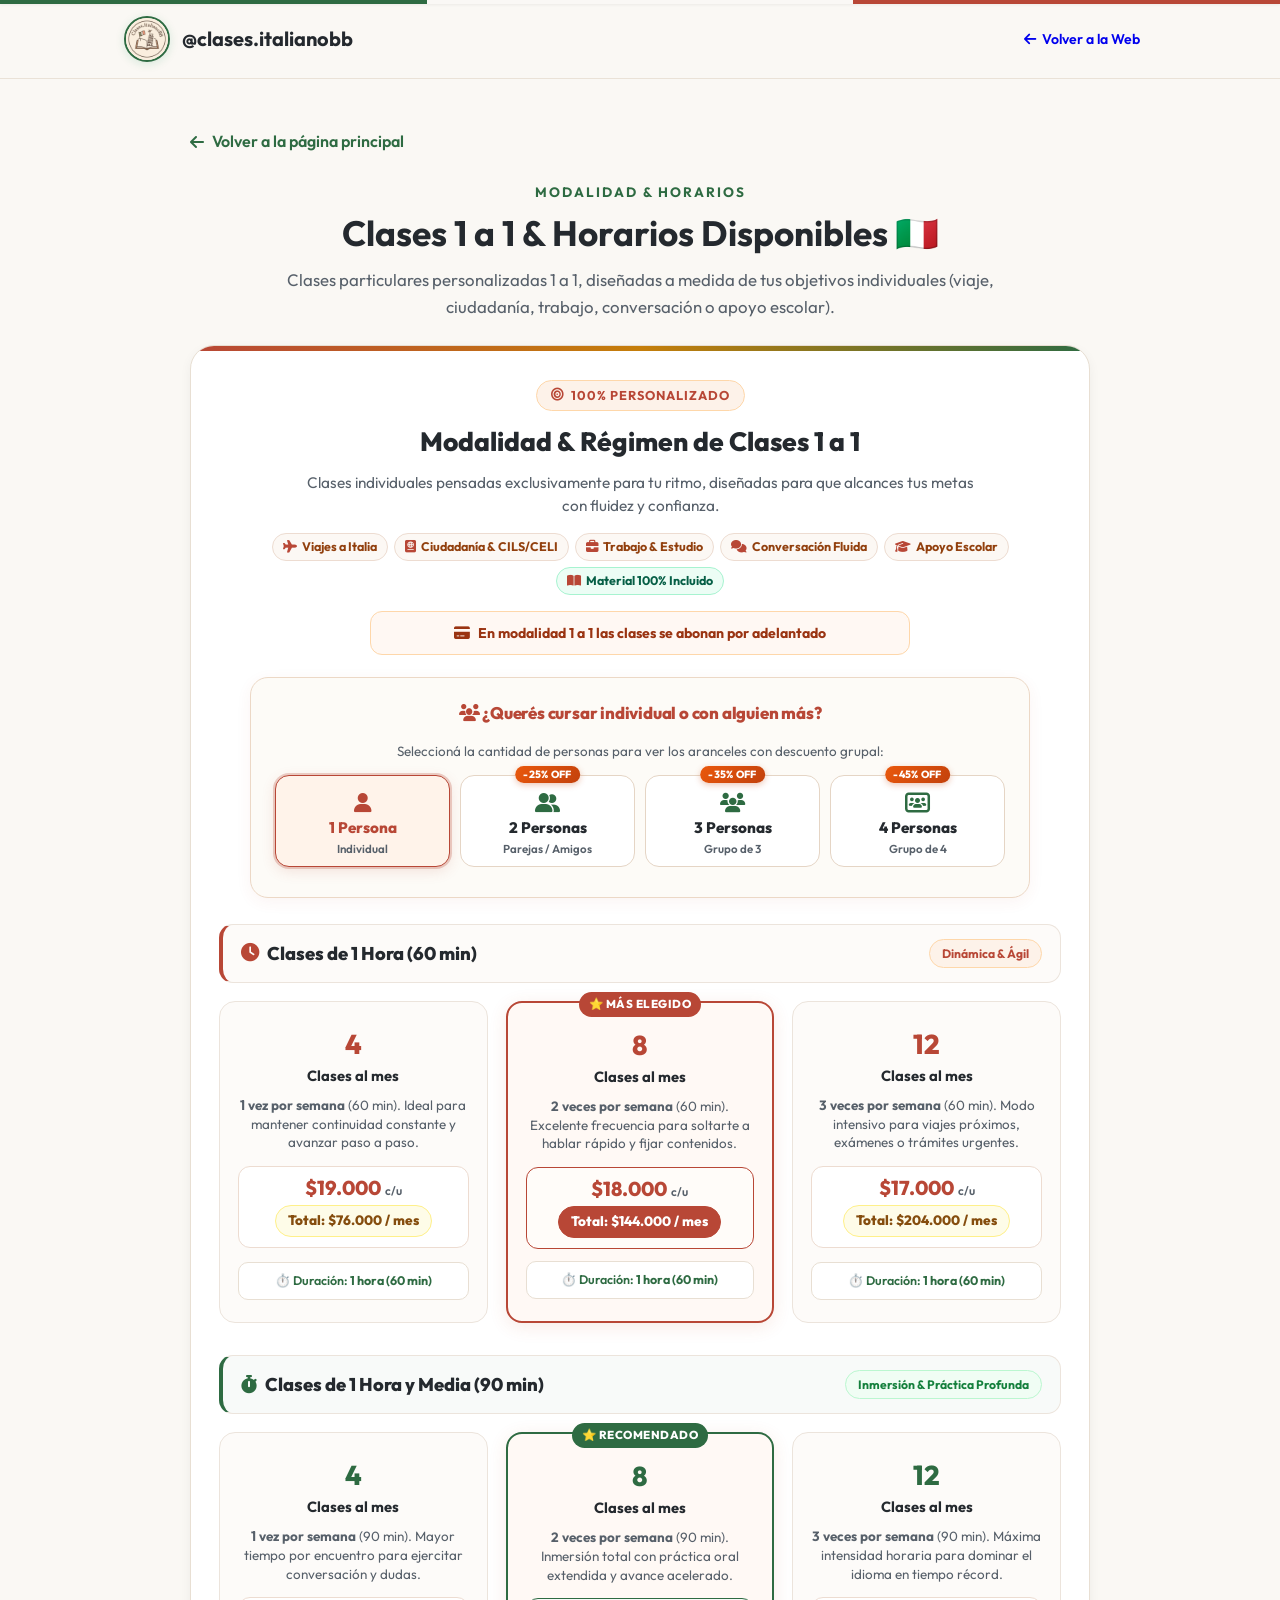
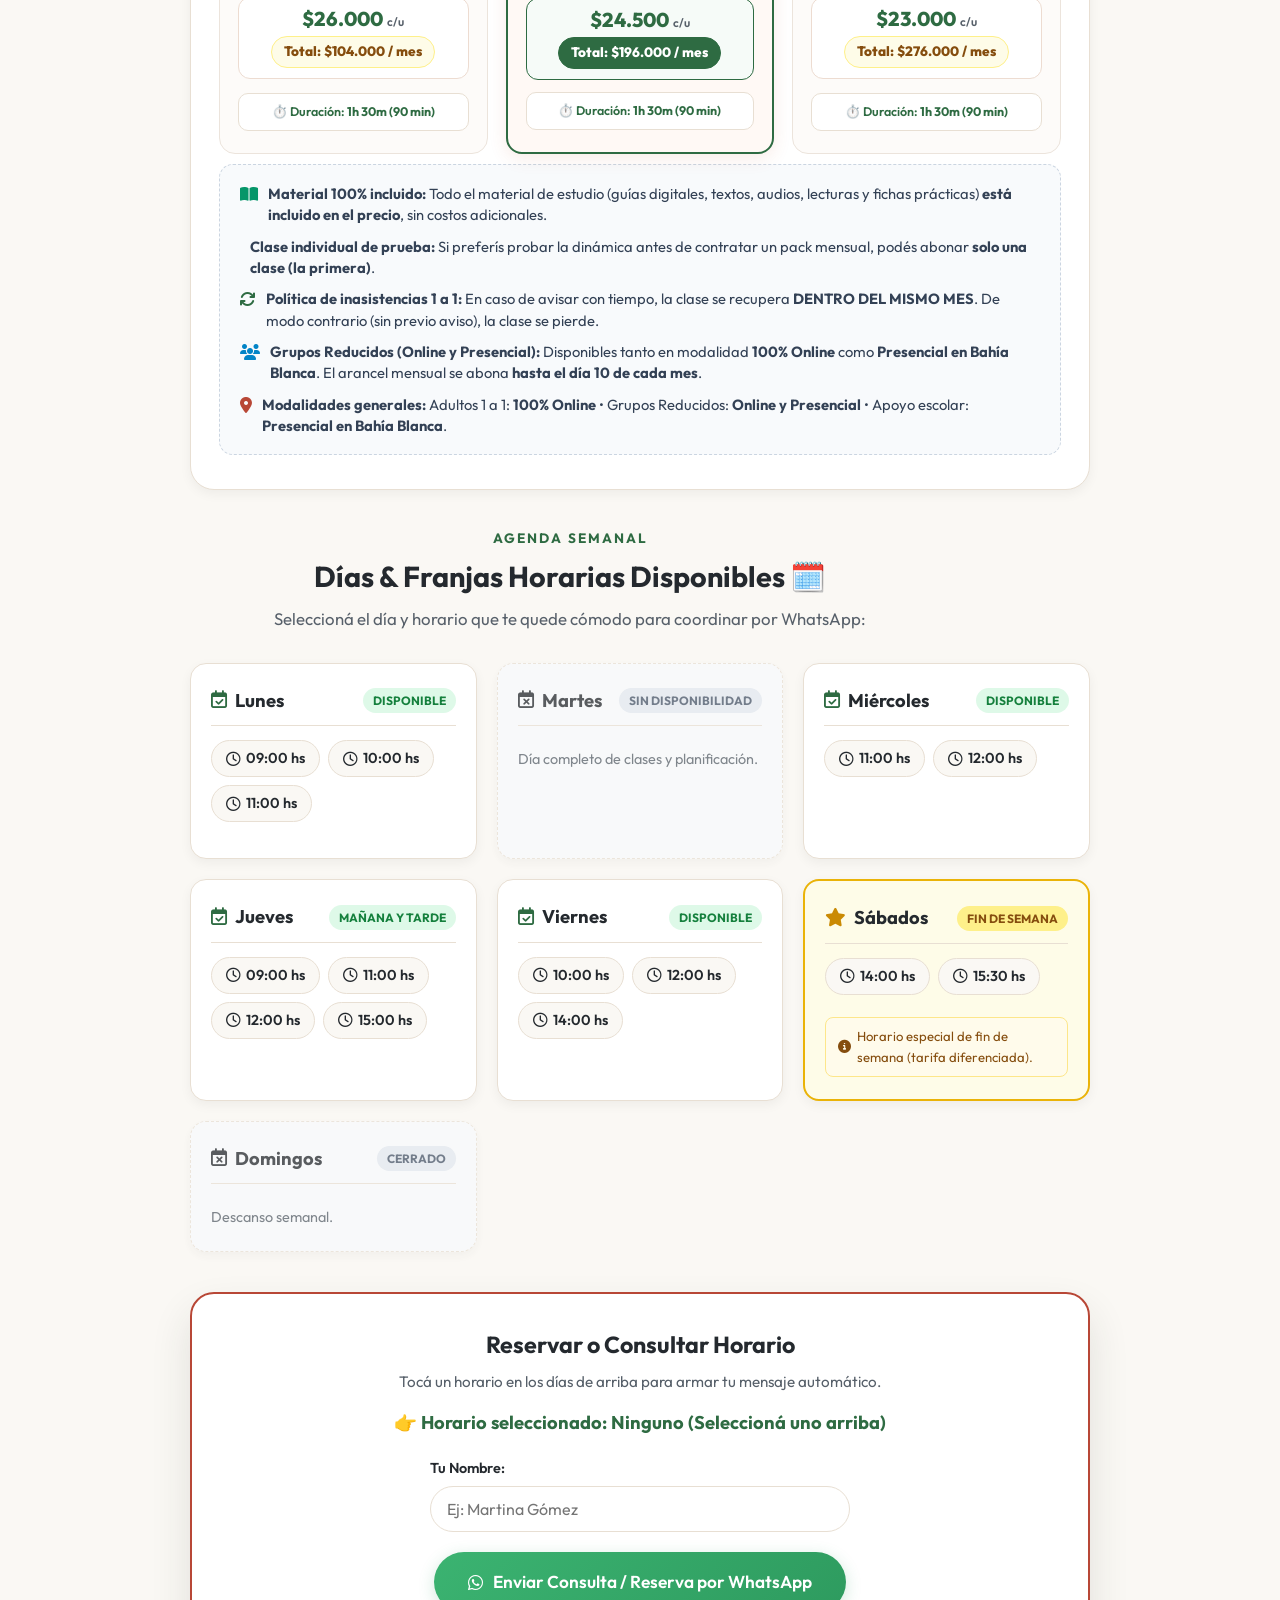
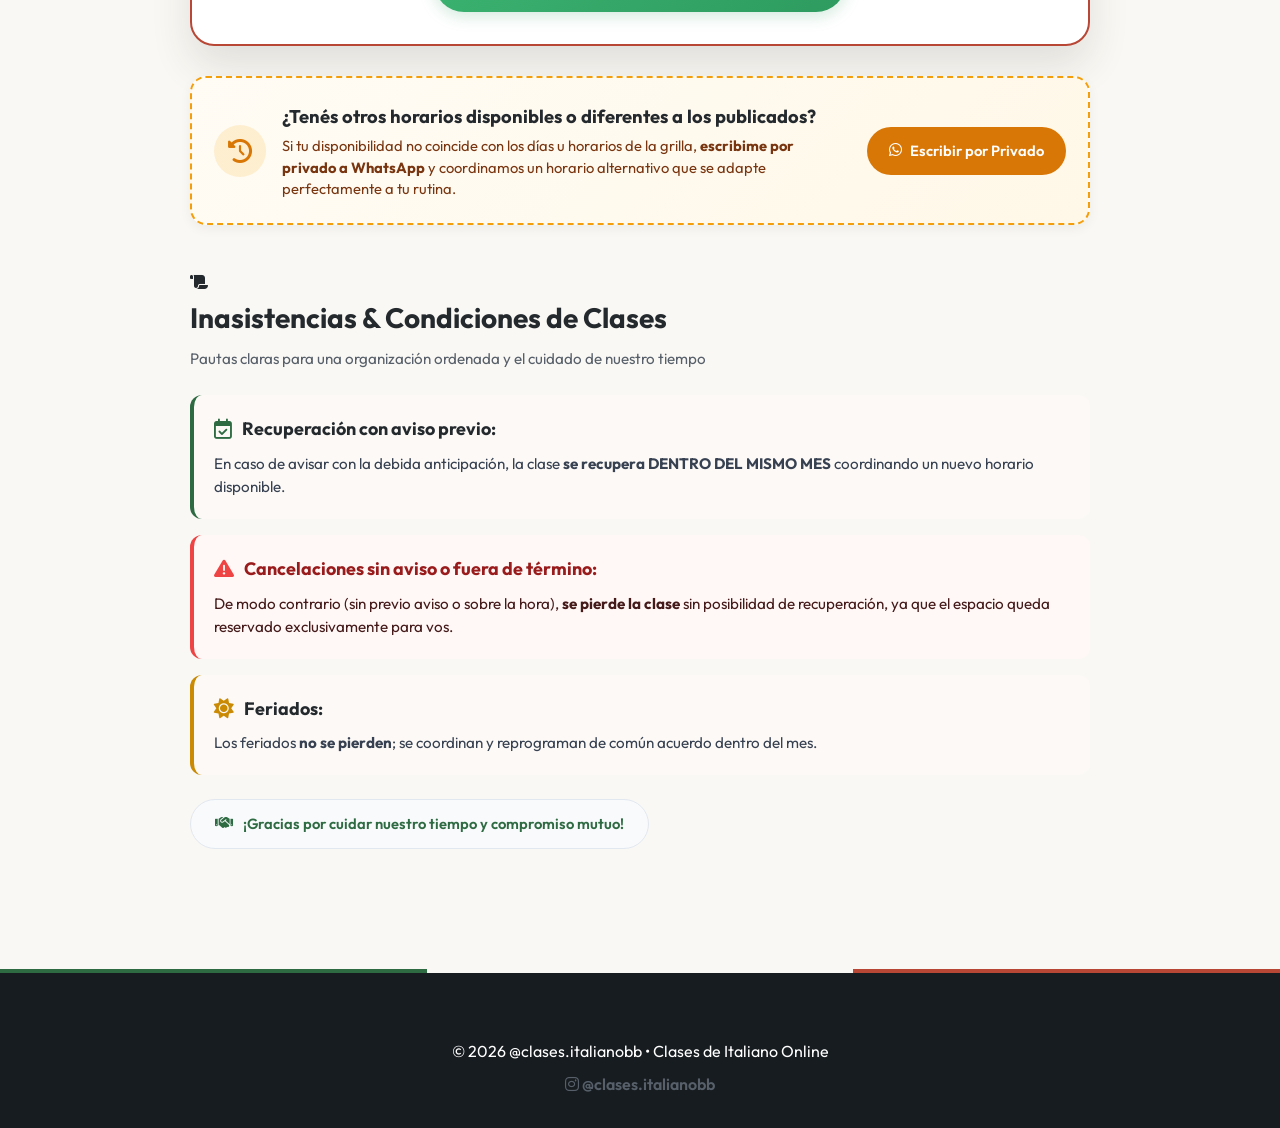
<file: calendario.html>
<!DOCTYPE html>
<html lang="es">
<head>
  <meta charset="UTF-8">
  <meta name="viewport" content="width=device-width, initial-scale=1.0, maximum-scale=5.0, user-scalable=yes">
  <meta name="theme-color" content="#008c45">
  <meta name="mobile-web-app-capable" content="yes">
  <meta name="apple-mobile-web-app-capable" content="yes">
  <meta http-equiv="Cache-Control" content="no-cache, no-store, must-revalidate">
  <meta http-equiv="Pragma" content="no-cache">
  <meta http-equiv="Expires" content="0">
  <title>Horarios y Disponibilidad de Clases de Italiano | @clases.italianobb</title>
  <meta name="description" content="Consulta los días y horarios disponibles para tus clases de italiano online y presenciales en Bahía Blanca. Reserva tu lugar por WhatsApp con @clases.italianobb.">
  <link rel="canonical" href="https://sabrigiulia.github.io/clases.italianobb/calendario.html">

  <!-- Open Graph Meta Tags -->
  <meta property="og:type" content="website">
  <meta property="og:url" content="https://sabrigiulia.github.io/clases.italianobb/calendario.html">
  <meta property="og:title" content="Horarios y Disponibilidad de Clases de Italiano | @clases.italianobb">
  <meta property="og:description" content="Consulta los días y horarios disponibles para tus clases de italiano online y presenciales.">
  <meta property="og:image" content="https://sabrigiulia.github.io/clases.italianobb/logo.jpg">
  <meta property="og:locale" content="es_AR">

  <!-- Twitter Cards -->
  <meta name="twitter:card" content="summary_large_image">
  <meta name="twitter:title" content="Horarios y Disponibilidad de Clases de Italiano | @clases.italianobb">
  <meta name="twitter:description" content="Consulta los días y horarios disponibles para tus clases de italiano online y presenciales.">
  <meta name="twitter:image" content="https://sabrigiulia.github.io/clases.italianobb/logo.jpg">

  <link rel="icon" type="image/jpeg" href="logo.jpg">
  <link rel="preconnect" href="https://fonts.googleapis.com">
  <link rel="preconnect" href="https://fonts.gstatic.com" crossorigin>
  <link href="https://fonts.googleapis.com/css2?family=Outfit:wght@300;400;500;600;700;800&family=Playfair+Display:ital,wght@0,600;0,700;1,400;1,600&display=swap" rel="stylesheet">
  <link rel="stylesheet" href="https://cdnjs.cloudflare.com/ajax/libs/font-awesome/6.4.0/css/all.min.css">
  <link rel="stylesheet" href="style.css?v=20261004_aesthetic_slides_v2">
  <style>
    .calendar-page-container {
      padding: 50px 0 80px 0;
      max-width: 900px;
      margin: 0 auto;
    }
    .back-home-link {
      display: inline-flex;
      align-items: center;
      gap: 8px;
      color: var(--secondary);
      font-weight: 600;
      text-decoration: none;
      margin-bottom: 24px;
      transition: color 0.2s;
    }
    .back-home-link:hover {
      color: var(--primary);
    }
    .schedule-grid {
      display: grid;
      grid-template-columns: repeat(auto-fit, minmax(min(100%, 260px), 1fr));
      gap: 20px;
      margin-top: 30px;
    }
    .day-card {
      background: #ffffff;
      border: 1.5px solid var(--border-color);
      border-radius: var(--border-radius-md);
      padding: 22px 20px;
      box-shadow: var(--shadow-sm);
      display: flex;
      flex-direction: column;
      transition: transform 0.2s ease, box-shadow 0.2s ease;
    }
    .day-card:hover {
      transform: translateY(-3px);
      box-shadow: var(--shadow-md);
    }
    .day-card.unavailable {
      background: #f8fafc;
      opacity: 0.75;
      border-style: dashed;
    }
    .day-card.saturday-card {
      border: 2px solid #eab308;
      background: #fefce8;
    }
    .day-header {
      display: flex;
      justify-content: space-between;
      align-items: center;
      margin-bottom: 14px;
      padding-bottom: 10px;
      border-bottom: 1px solid var(--border-color);
    }
    .day-name {
      font-size: 1.15rem;
      font-weight: 700;
      color: var(--text-dark);
      display: flex;
      align-items: center;
      gap: 8px;
    }
    .day-status {
      font-size: 0.75rem;
      font-weight: 700;
      text-transform: uppercase;
      padding: 3px 10px;
      border-radius: var(--border-radius-pill);
      background: #e2e8f0;
      color: #475569;
    }
    .day-status.status-open {
      background: rgba(37, 211, 102, 0.15);
      color: #15803d;
    }
    .day-status.status-sat {
      background: #fef08a;
      color: #854d0e;
    }
    .time-slots {
      display: flex;
      flex-wrap: wrap;
      gap: 8px;
      margin-bottom: 14px;
    }
    .time-badge {
      background: var(--bg-main);
      border: 1.5px solid var(--border-color);
      color: var(--text-dark);
      padding: 6px 14px;
      border-radius: var(--border-radius-pill);
      font-size: 0.9rem;
      font-weight: 600;
      cursor: pointer;
      transition: all 0.2s ease;
      display: inline-flex;
      align-items: center;
      gap: 6px;
    }
    .time-badge:hover, .time-badge.selected {
      background: var(--primary);
      border-color: var(--primary);
      color: #ffffff;
      transform: scale(1.05);
    }
    .time-badge.sat-badge:hover, .time-badge.sat-badge.selected {
      background: #ca8a04;
      border-color: #ca8a04;
    }
    .sat-notice {
      font-size: 0.82rem;
      color: #854d0e;
      background: #fffbeb;
      border: 1px solid #fde68a;
      padding: 8px 12px;
      border-radius: 8px;
      margin-top: 8px;
      display: flex;
      align-items: center;
      gap: 6px;
    }
    .booking-interactive-box {
      background: #ffffff;
      border: 2px solid var(--primary);
      border-radius: var(--border-radius-lg);
      padding: 32px 28px;
      margin-top: 40px;
      box-shadow: var(--shadow-lg);
      text-align: center;
    }
    .booking-summary-text {
      font-size: 1.15rem;
      font-weight: 700;
      color: var(--secondary);
      margin: 14px 0 20px 0;
    }

    /* Interactive Group Pricing Selector */
    .group-pricing-selector-container {
      background: #fdfbf7;
      border: 1.5px solid #ecd8c6;
      border-radius: 18px;
      padding: 22px 24px 18px 24px;
      margin: 22px auto 26px auto;
      max-width: 780px;
      text-align: center;
      box-shadow: 0 4px 16px rgba(184, 71, 54, 0.06);
    }
    .group-pricing-label {
      display: block;
      font-size: 1.05rem;
      font-weight: 800;
      color: var(--primary);
      margin-bottom: 14px;
      letter-spacing: -0.2px;
    }
    .people-selector-buttons {
      display: grid;
      grid-template-columns: repeat(4, 1fr);
      gap: 10px;
      margin-bottom: 12px;
    }
    .people-btn {
      background: #ffffff;
      border: 1.5px solid #e5d5c5;
      border-radius: 14px;
      padding: 14px 8px 10px 8px;
      cursor: pointer;
      display: flex;
      flex-direction: column;
      align-items: center;
      gap: 4px;
      position: relative;
      transition: all 0.2s ease;
      font-family: inherit;
    }
    .people-btn:hover {
      border-color: var(--primary);
      background: #fff8f3;
      transform: translateY(-2px);
      box-shadow: 0 4px 12px rgba(184, 71, 54, 0.12);
    }
    .people-btn.active {
      background: #fff3ea;
      border-color: var(--primary);
      box-shadow: 0 0 0 2px rgba(184, 71, 54, 0.25), 0 4px 14px rgba(184, 71, 54, 0.15);
    }
    .people-btn-icon {
      font-size: 1.25rem;
      color: var(--secondary);
    }
    .people-btn.active .people-btn-icon {
      color: var(--primary);
    }
    .people-btn-title {
      font-size: 0.95rem;
      font-weight: 800;
      color: var(--text-dark);
      line-height: 1.2;
    }
    .people-btn.active .people-btn-title {
      color: var(--primary);
    }
    .people-btn-sub {
      font-size: 0.72rem;
      color: var(--text-muted);
      font-weight: 600;
    }
    .people-btn-discount-badge {
      position: absolute;
      top: -10px;
      right: 50%;
      transform: translateX(50%);
      background: linear-gradient(135deg, #ea580c, #c2410c);
      color: #ffffff;
      font-size: 0.65rem;
      font-weight: 800;
      padding: 2px 8px;
      border-radius: 50px;
      letter-spacing: 0.3px;
      box-shadow: 0 2px 6px rgba(194, 65, 12, 0.3);
      white-space: nowrap;
    }
    .savings-alert-box {
      background: #f0fdf4;
      border: 1px solid #bbf7d0;
      border-radius: 10px;
      padding: 8px 14px;
      font-size: 0.86rem;
      color: #166534;
      font-weight: 600;
      display: inline-flex;
      align-items: center;
      gap: 8px;
      animation: fadeIn 0.3s ease;
    }
    .regime-group-hint {
      display: block;
      font-size: 0.72rem;
      color: var(--text-muted);
      margin-top: 4px;
      font-weight: 600;
    }
    .price-original-crossed {
      font-size: 0.78rem;
      color: #94a3b8;
      text-decoration: line-through;
      margin-right: 4px;
      font-weight: normal;
    }

    @media (max-width: 768px) {
      .calendar-page-container {
        padding: 24px 0 50px 0;
      }
      .booking-interactive-box {
        padding: 22px 16px;
        border-radius: 20px;
        margin-top: 28px;
      }
      .people-selector-buttons {
        grid-template-columns: repeat(2, 1fr);
        gap: 12px;
      }
      .group-pricing-selector-container {
        padding: 16px 12px;
      }
    }
  </style>
</head>
<body>

  <!-- Header -->
  <header class="header">
    <div class="container nav-container">
      <a href="https://www.instagram.com/clases.italianobb/" target="_blank" rel="noopener noreferrer" class="logo" style="text-decoration:none;" title="Instagram @clases.italianobb">
        <div class="logo-circle-wrapper">
          <img src="logo.jpg" alt="Logo Clases.ItalianoBB" class="header-logo-img">
        </div>
        <span class="logo-text">@clases.italianobb</span>
      </a>
      <a href="index.html" class="nav-cta-btn">
        <i class="fa-solid fa-arrow-left"></i> Volver a la Web
      </a>
    </div>
  </header>
  <main class="container calendar-page-container">
    <a href="index.html" class="back-home-link">
      <i class="fa-solid fa-arrow-left"></i> Volver a la página principal
    </a>

    <!-- Section Header -->
    <div class="section-header" style="margin-bottom: 24px;">
      <span class="subheading">Modalidad & Horarios</span>
      <h1 class="section-title">Clases 1 a 1 & Horarios Disponibles 🇮🇹</h1>
      <p class="section-desc">
        Clases particulares personalizadas 1 a 1, diseñadas a medida de tus objetivos individuales (viaje, ciudadanía, trabajo, conversación o apoyo escolar).
      </p>
    </div>

    <!-- Regime 1 a 1 Plan Cards & Structure -->
    <div class="regime-section-box">
      <div style="text-align: center;">
        <span class="regime-header-badge"><i class="fa-solid fa-bullseye"></i> 100% Personalizado</span>
        <h2 class="regime-title">Modalidad & Régimen de Clases 1 a 1</h2>
        <p class="regime-subtitle">
          Clases individuales pensadas exclusivamente para tu ritmo, diseñadas para que alcances tus metas con fluidez y confianza.
        </p>

        <!-- Objective Pills -->
        <div style="display:flex; flex-wrap:wrap; justify-content:center; gap:6px; margin:16px 0 6px 0;">
          <span class="about-pill"><i class="fa-solid fa-plane"></i> Viajes a Italia</span>
          <span class="about-pill"><i class="fa-solid fa-passport"></i> Ciudadanía & CILS/CELI</span>
          <span class="about-pill"><i class="fa-solid fa-briefcase"></i> Trabajo & Estudio</span>
          <span class="about-pill"><i class="fa-solid fa-comments"></i> Conversación Fluida</span>
          <span class="about-pill"><i class="fa-solid fa-graduation-cap"></i> Apoyo Escolar</span>
          <span class="about-pill" style="background:#ecfdf5; border-color:#a7f3d0; color:#065f46; font-weight:700;"><i class="fa-solid fa-book-open"></i> Material 100% Incluido</span>
        </div>
      </div>

      <!-- Advance Payment Notice Banner -->
      <div style="background: #fff8f3; border: 1.5px solid #fed7aa; border-radius: 12px; padding: 10px 16px; margin: 16px auto 0 auto; max-width: 540px; display: flex; align-items: center; justify-content: center; gap: 8px; font-size: 0.88rem; color: #9a3412; font-weight: 700;">
        <i class="fa-solid fa-credit-card"></i>
        <span>En modalidad 1 a 1 las clases se abonan por adelantado</span>
      </div>

      <!-- Interactive People / Group Selector -->
      <div class="group-pricing-selector-container">
        <span class="group-pricing-label"><i class="fa-solid fa-users"></i> ¿Querés cursar individual o con alguien más?</span>
        <p style="font-size:0.84rem; color:var(--text-muted); margin-bottom:12px;">Seleccioná la cantidad de personas para ver los aranceles con descuento grupal:</p>
        <div class="people-selector-buttons" id="people-selector-group">
          <button type="button" class="people-btn active" data-people="1">
            <span class="people-btn-icon"><i class="fa-solid fa-user"></i></span>
            <span class="people-btn-title">1 Persona</span>
            <span class="people-btn-sub">Individual</span>
          </button>
          <button type="button" class="people-btn" data-people="2">
            <span class="people-btn-discount-badge">-25% OFF</span>
            <span class="people-btn-icon"><i class="fa-solid fa-user-group"></i></span>
            <span class="people-btn-title">2 Personas</span>
            <span class="people-btn-sub">Parejas / Amigos</span>
          </button>
          <button type="button" class="people-btn" data-people="3">
            <span class="people-btn-discount-badge">-35% OFF</span>
            <span class="people-btn-icon"><i class="fa-solid fa-users"></i></span>
            <span class="people-btn-title">3 Personas</span>
            <span class="people-btn-sub">Grupo de 3</span>
          </button>
          <button type="button" class="people-btn" data-people="4">
            <span class="people-btn-discount-badge">-45% OFF</span>
            <span class="people-btn-icon"><i class="fa-solid fa-users-rectangle"></i></span>
            <span class="people-btn-title">4 Personas</span>
            <span class="people-btn-sub">Grupo de 4</span>
          </button>
        </div>

        <div class="savings-alert-box" id="savings-banner" style="display: none;">
          <i class="fa-solid fa-gift" style="color:#15803d; font-size:1.1rem;"></i>
          <span id="savings-banner-text">¡Descuento grupal aplicado! Los valores mostrados son <strong>por persona</strong>.</span>
        </div>
      </div>

      <!-- Section 1: Clases de 1 Hora (60 min) -->
      <div class="duration-category-header">
        <h3 class="duration-category-title"><i class="fa-solid fa-clock" style="color:var(--primary);"></i> Clases de 1 Hora (60 min)</h3>
        <span class="duration-badge-pill">Dinámica & Ágil</span>
      </div>

      <div class="regime-grid">
        <!-- Plan 1: 4 clases (60 min) -->
        <div class="regime-card">
          <div class="regime-classes-num">4</div>
          <span class="regime-freq-tag">Clases al mes</span>
          <p class="regime-desc-text"><strong>1 vez por semana</strong> (60 min). Ideal para mantener continuidad constante y avanzar paso a paso.</p>
          
          <div class="regime-price-box">
            <span class="regime-unit-price" id="p60-4-unit">$19.000 <span class="regime-unit-label">c/u</span></span>
            <span class="regime-total-price" id="p60-4-total">Total: $76.000 / mes</span>
            <span class="regime-group-hint" id="p60-4-group" style="display:none;"></span>
          </div>

          <div class="regime-durations-box">
            <span>⏱️ Duración: <strong>1 hora (60 min)</strong></span>
          </div>
        </div>

        <!-- Plan 2: 8 clases (60 min - Featured) -->
        <div class="regime-card featured-plan">
          <span class="regime-top-tag">⭐ Más Elegido</span>
          <div class="regime-classes-num">8</div>
          <span class="regime-freq-tag">Clases al mes</span>
          <p class="regime-desc-text"><strong>2 veces por semana</strong> (60 min). Excelente frecuencia para soltarte a hablar rápido y fijar contenidos.</p>
          
          <div class="regime-price-box" style="border-color: var(--primary); background: #fffcf9;">
            <span class="regime-unit-price" id="p60-8-unit">$18.000 <span class="regime-unit-label">c/u</span></span>
            <span class="regime-total-price" id="p60-8-total" style="background: var(--primary); color: #ffffff; border-color: var(--primary);">Total: $144.000 / mes</span>
            <span class="regime-group-hint" id="p60-8-group" style="display:none;"></span>
          </div>

          <div class="regime-durations-box">
            <span>⏱️ Duración: <strong>1 hora (60 min)</strong></span>
          </div>
        </div>

        <!-- Plan 3: 12 clases (60 min) -->
        <div class="regime-card">
          <div class="regime-classes-num">12</div>
          <span class="regime-freq-tag">Clases al mes</span>
          <p class="regime-desc-text"><strong>3 veces por semana</strong> (60 min). Modo intensivo para viajes próximos, exámenes o trámites urgentes.</p>
          
          <div class="regime-price-box">
            <span class="regime-unit-price" id="p60-12-unit">$17.000 <span class="regime-unit-label">c/u</span></span>
            <span class="regime-total-price" id="p60-12-total">Total: $204.000 / mes</span>
            <span class="regime-group-hint" id="p60-12-group" style="display:none;"></span>
          </div>

          <div class="regime-durations-box">
            <span>⏱️ Duración: <strong>1 hora (60 min)</strong></span>
          </div>
        </div>
      </div>

      <!-- Section 2: Clases de 1 Hora y Media (90 min) -->
      <div class="duration-category-header duration-90min">
        <h3 class="duration-category-title"><i class="fa-solid fa-stopwatch" style="color:var(--secondary);"></i> Clases de 1 Hora y Media (90 min)</h3>
        <span class="duration-badge-pill pill-green">Inmersión & Práctica Profunda</span>
      </div>

      <div class="regime-grid">
        <!-- Plan 1: 4 clases (90 min) -->
        <div class="regime-card">
          <div class="regime-classes-num" style="color:var(--secondary);">4</div>
          <span class="regime-freq-tag">Clases al mes</span>
          <p class="regime-desc-text"><strong>1 vez por semana</strong> (90 min). Mayor tiempo por encuentro para ejercitar conversación y dudas.</p>
          
          <div class="regime-price-box">
            <span class="regime-unit-price" id="p90-4-unit" style="color:var(--secondary);">$26.000 <span class="regime-unit-label">c/u</span></span>
            <span class="regime-total-price" id="p90-4-total">Total: $104.000 / mes</span>
            <span class="regime-group-hint" id="p90-4-group" style="display:none;"></span>
          </div>

          <div class="regime-durations-box">
            <span>⏱️ Duración: <strong>1h 30m (90 min)</strong></span>
          </div>
        </div>

        <!-- Plan 2: 8 clases (90 min - Featured) -->
        <div class="regime-card featured-plan" style="border-color:var(--secondary);">
          <span class="regime-top-tag" style="background:var(--secondary);">⭐ Recomendado</span>
          <div class="regime-classes-num" style="color:var(--secondary);">8</div>
          <span class="regime-freq-tag">Clases al mes</span>
          <p class="regime-desc-text"><strong>2 veces por semana</strong> (90 min). Inmersión total con práctica oral extendida y avance acelerado.</p>
          
          <div class="regime-price-box" style="border-color: var(--secondary); background: #f6fbf8;">
            <span class="regime-unit-price" id="p90-8-unit" style="color:var(--secondary);">$24.500 <span class="regime-unit-label">c/u</span></span>
            <span class="regime-total-price" id="p90-8-total" style="background: var(--secondary); color: #ffffff; border-color: var(--secondary);">Total: $196.000 / mes</span>
            <span class="regime-group-hint" id="p90-8-group" style="display:none;"></span>
          </div>

          <div class="regime-durations-box">
            <span>⏱️ Duración: <strong>1h 30m (90 min)</strong></span>
          </div>
        </div>

        <!-- Plan 3: 12 clases (90 min) -->
        <div class="regime-card">
          <div class="regime-classes-num" style="color:var(--secondary);">12</div>
          <span class="regime-freq-tag">Clases al mes</span>
          <p class="regime-desc-text"><strong>3 veces por semana</strong> (90 min). Máxima intensidad horaria para dominar el idioma en tiempo récord.</p>
          
          <div class="regime-price-box">
            <span class="regime-unit-price" id="p90-12-unit" style="color:var(--secondary);">$23.000 <span class="regime-unit-label">c/u</span></span>
            <span class="regime-total-price" id="p90-12-total">Total: $276.000 / mes</span>
            <span class="regime-group-hint" id="p90-12-group" style="display:none;"></span>
          </div>

          <div class="regime-durations-box">
            <span>⏱️ Duración: <strong>1h 30m (90 min)</strong></span>
          </div>
        </div>
      </div>

      <!-- Regime Highlights, Trial Class & Payment Rules Banner -->
      <div class="regime-info-banner">
        <div class="regime-info-item">
          <i class="fa-solid fa-book-open" style="color:#059669;"></i>
          <span><strong>Material 100% incluido:</strong> Todo el material de estudio (guías digitales, textos, audios, lecturas y fichas prácticas) <strong>está incluido en el precio</strong>, sin costos adicionales.</span>
        </div>
        <div class="regime-info-item">
          <i class="fa-solid fa-sparkles" style="color:var(--accent-gold);"></i>
          <span><strong>Clase individual de prueba:</strong> Si preferís probar la dinámica antes de contratar un pack mensual, podés abonar <strong>solo una clase (la primera)</strong>.</span>
        </div>
        <div class="regime-info-item">
          <i class="fa-solid fa-arrows-rotate" style="color:var(--secondary);"></i>
          <span><strong>Política de inasistencias 1 a 1:</strong> En caso de avisar con tiempo, la clase se recupera <strong>DENTRO DEL MISMO MES</strong>. De modo contrario (sin previo aviso), la clase se pierde.</span>
        </div>
        <div class="regime-info-item">
          <i class="fa-solid fa-users" style="color:#0284c7;"></i>
          <span><strong>Grupos Reducidos (Online y Presencial):</strong> Disponibles tanto en modalidad <strong>100% Online</strong> como <strong>Presencial en Bahía Blanca</strong>. El arancel mensual se abona <strong>hasta el día 10 de cada mes</strong>.</span>
        </div>
        <div class="regime-info-item">
          <i class="fa-solid fa-location-dot" style="color:var(--primary);"></i>
          <span><strong>Modalidades generales:</strong> Adultos 1 a 1: <strong>100% Online</strong> • Grupos Reducidos: <strong>Online y Presencial</strong> • Apoyo escolar: <strong>Presencial en Bahía Blanca</strong>.</span>
        </div>
      </div>
    </div>

    <!-- Section Header for Schedule -->
    <div class="section-header" style="margin: 35px 0 20px 0;">
      <span class="subheading">Agenda Semanal</span>
      <h2 class="section-title" style="font-size: 1.8rem;">Días & Franjas Horarias Disponibles 🗓️</h2>
      <p class="section-desc">Seleccioná el día y horario que te quede cómodo para coordinar por WhatsApp:</p>
    </div>

    <!-- Schedule Grid -->
    <div class="schedule-grid">
      <!-- Lunes -->
      <div class="day-card">
        <div class="day-header">
          <span class="day-name"><i class="fa-regular fa-calendar-check" style="color:var(--secondary);"></i> Lunes</span>
          <span class="day-status status-open">Disponible</span>
        </div>
        <div class="time-slots">
          <span class="time-badge" data-day="Lunes" data-time="09:00 hs"><i class="fa-regular fa-clock"></i> 09:00 hs</span>
          <span class="time-badge" data-day="Lunes" data-time="10:00 hs"><i class="fa-regular fa-clock"></i> 10:00 hs</span>
          <span class="time-badge" data-day="Lunes" data-time="11:00 hs"><i class="fa-regular fa-clock"></i> 11:00 hs</span>
        </div>
      </div>

      <!-- Martes -->
      <div class="day-card unavailable">
        <div class="day-header">
          <span class="day-name"><i class="fa-regular fa-calendar-xmark"></i> Martes</span>
          <span class="day-status">Sin disponibilidad</span>
        </div>
        <p style="font-size:0.9rem; color:var(--text-muted); margin-top:8px;">
          Día completo de clases y planificación.
        </p>
      </div>

      <!-- Miércoles -->
      <div class="day-card">
        <div class="day-header">
          <span class="day-name"><i class="fa-regular fa-calendar-check" style="color:var(--secondary);"></i> Miércoles</span>
          <span class="day-status status-open">Disponible</span>
        </div>
        <div class="time-slots">
          <span class="time-badge" data-day="Miércoles" data-time="11:00 hs"><i class="fa-regular fa-clock"></i> 11:00 hs</span>
          <span class="time-badge" data-day="Miércoles" data-time="12:00 hs"><i class="fa-regular fa-clock"></i> 12:00 hs</span>
        </div>
      </div>

      <!-- Jueves -->
      <div class="day-card">
        <div class="day-header">
          <span class="day-name"><i class="fa-regular fa-calendar-check" style="color:var(--secondary);"></i> Jueves</span>
          <span class="day-status status-open">Mañana y Tarde</span>
        </div>
        <div class="time-slots">
          <span class="time-badge" data-day="Jueves" data-time="09:00 hs"><i class="fa-regular fa-clock"></i> 09:00 hs</span>
          <span class="time-badge" data-day="Jueves" data-time="11:00 hs"><i class="fa-regular fa-clock"></i> 11:00 hs</span>
          <span class="time-badge" data-day="Jueves" data-time="12:00 hs"><i class="fa-regular fa-clock"></i> 12:00 hs</span>
          <span class="time-badge" data-day="Jueves" data-time="15:00 hs"><i class="fa-regular fa-clock"></i> 15:00 hs</span>
        </div>
      </div>

      <!-- Viernes -->
      <div class="day-card">
        <div class="day-header">
          <span class="day-name"><i class="fa-regular fa-calendar-check" style="color:var(--secondary);"></i> Viernes</span>
          <span class="day-status status-open">Disponible</span>
        </div>
        <div class="time-slots">
          <span class="time-badge" data-day="Viernes" data-time="10:00 hs"><i class="fa-regular fa-clock"></i> 10:00 hs</span>
          <span class="time-badge" data-day="Viernes" data-time="12:00 hs"><i class="fa-regular fa-clock"></i> 12:00 hs</span>
          <span class="time-badge" data-day="Viernes" data-time="14:00 hs"><i class="fa-regular fa-clock"></i> 14:00 hs</span>
        </div>
      </div>

      <!-- Sábados (Destacado Amarillo) -->
      <div class="day-card saturday-card">
        <div class="day-header">
          <span class="day-name"><i class="fa-solid fa-star" style="color:#ca8a04;"></i> Sábados</span>
          <span class="day-status status-sat">Fin de Semana</span>
        </div>
        <div class="time-slots">
          <span class="time-badge sat-badge" data-day="Sábado" data-time="14:00 hs"><i class="fa-regular fa-clock"></i> 14:00 hs</span>
          <span class="time-badge sat-badge" data-day="Sábado" data-time="15:30 hs"><i class="fa-regular fa-clock"></i> 15:30 hs</span>
        </div>
        <div class="sat-notice">
          <i class="fa-solid fa-circle-info"></i>
          <span>Horario especial de fin de semana (tarifa diferenciada).</span>
        </div>
      </div>

      <!-- Domingos -->
      <div class="day-card unavailable">
        <div class="day-header">
          <span class="day-name"><i class="fa-regular fa-calendar-xmark"></i> Domingos</span>
          <span class="day-status">Cerrado</span>
        </div>
        <p style="font-size:0.9rem; color:var(--text-muted); margin-top:8px;">
          Descanso semanal.
        </p>
      </div>
    </div>

    <!-- Interactive Selection & WhatsApp Booking Box -->
    <div class="booking-interactive-box" id="booking-box">
      <h3 style="font-size:1.45rem; color:var(--text-dark); margin-bottom: 6px;">Reservar o Consultar Horario</h3>
      <p style="color:var(--text-muted); font-size: 0.95rem;">Tocá un horario en los días de arriba para armar tu mensaje automático.</p>
      
      <div class="booking-summary-text" id="booking-summary">
        👉 Horario seleccionado: Ninguno (Seleccioná uno arriba)
      </div>

      <div style="max-width:420px; margin:0 auto 20px auto; text-align:left;">
        <label for="book-name" style="font-size:0.9rem; font-weight:600; display:block; margin-bottom:6px;">Tu Nombre:</label>
        <input type="text" id="book-name" placeholder="Ej: Martina Gómez" style="width:100%; padding:12px 16px; border-radius:50px; border:1.5px solid var(--border-color); outline:none; font-family:inherit; box-sizing: border-box;">
      </div>

      <a id="whatsapp-book-btn" href="https://wa.me/5492914485405?text=%C2%A1Ciao!%20Quisiera%20consultar%20por%20los%20horarios%20disponibles%20para%20comenzar%20clases%20de%20italiano%20%F0%9F%87%AE%F0%9F%87%B9" target="_blank" class="btn btn-whatsapp-large" style="display:inline-flex; width:auto; justify-content:center;">
        <i class="fa-brands fa-whatsapp"></i> Enviar Consulta / Reserva por WhatsApp
      </a>
    </div>

    <!-- Alternative Schedule Notice Callout (Horarios Alternativos) -->
    <div class="alt-schedule-notice">
      <div class="alt-schedule-content">
        <div class="alt-schedule-icon">
          <i class="fa-solid fa-clock-rotate-left"></i>
        </div>
        <div class="alt-schedule-text">
          <h4>¿Tenés otros horarios disponibles o diferentes a los publicados?</h4>
          <p>
            Si tu disponibilidad no coincide con los días u horarios de la grilla, <strong>escribime por privado a WhatsApp</strong> y coordinamos un horario alternativo que se adapte perfectamente a tu rutina.
          </p>
        </div>
      </div>
      <a href="https://wa.me/5492914485405?text=%C2%A1Hola!%20Tengo%20horarios%20diferentes%20a%20los%20publicados%20en%20la%20agenda%20y%20quisiera%20coordinar%20un%20horario%20alternativo%20para%20mis%20clases%20de%20italiano%20%F0%9F%87%AE%F0%9F%87%B9" target="_blank" class="btn-alt-schedule">
        <i class="fa-brands fa-whatsapp"></i> Escribir por Privado
      </a>
    </div>

    <!-- Dedicated Policy Section: Inasistencias y Condiciones -->
    <section class="policy-section" id="condiciones" style="margin-top:45px;">
      <div class="policy-ornament-card">
        <div class="policy-header">
          <i class="fa-solid fa-scroll policy-icon"></i>
          <h2 style="font-size:1.75rem; color:var(--text-dark); margin-bottom:6px;">Inasistencias & Condiciones de Clases</h2>
          <p style="color:var(--text-muted); font-size:0.95rem;">Pautas claras para una organización ordenada y el cuidado de nuestro tiempo</p>
        </div>

        <div class="policy-items-grid" style="display:flex; flex-direction:column; gap:16px; margin:24px 0; text-align:left;">
          <!-- Item 1: Recuperación con aviso en el mismo mes -->
          <div class="policy-item-box" style="background:#fcf9f6; border-left:4px solid var(--secondary); border-radius:12px; padding:20px 20px;">
            <div style="display:flex; align-items:center; gap:10px; margin-bottom:8px;">
              <i class="fa-regular fa-calendar-check" style="color:var(--secondary); font-size:1.25rem;"></i>
              <h3 style="font-size:1.12rem; color:var(--text-dark); margin:0;">Recuperación con aviso previo:</h3>
            </div>
            <p style="font-size:0.95rem; color:#374151; line-height:1.55; margin:0;">
              En caso de avisar con la debida anticipación, la clase <strong>se recupera DENTRO DEL MISMO MES</strong> coordinando un nuevo horario disponible.
            </p>
          </div>

          <!-- Item 2: Inasistencia sin aviso -->
          <div class="policy-item-box" style="background:#fff8f6; border-left:4px solid #ef4444; border-radius:12px; padding:20px 20px;">
            <div style="display:flex; align-items:center; gap:10px; margin-bottom:8px;">
              <i class="fa-solid fa-triangle-exclamation" style="color:#ef4444; font-size:1.25rem;"></i>
              <h3 style="font-size:1.12rem; color:#991b1b; margin:0;">Cancelaciones sin aviso o fuera de término:</h3>
            </div>
            <p style="font-size:0.95rem; color:#451a1a; line-height:1.55; margin:0;">
              De modo contrario (sin previo aviso o sobre la hora), <strong>se pierde la clase</strong> sin posibilidad de recuperación, ya que el espacio queda reservado exclusivamente para vos.
            </p>
          </div>

          <!-- Item 3: Feriados -->
          <div class="policy-item-box" style="background:#fcf9f6; border-left:4px solid #ca8a04; border-radius:12px; padding:20px 20px;">
            <div style="display:flex; align-items:center; gap:10px; margin-bottom:8px;">
              <i class="fa-solid fa-sun" style="color:#ca8a04; font-size:1.25rem;"></i>
              <h3 style="font-size:1.12rem; color:var(--text-dark); margin:0;">Feriados:</h3>
            </div>
            <p style="font-size:0.95rem; color:#374151; line-height:1.55; margin:0;">
              Los feriados <strong>no se pierden</strong>; se coordinan y reprograman de común acuerdo dentro del mes.
            </p>
          </div>
        </div>

        <!-- Mutual commitment note -->
        <div style="background:#f8fafc; border:1px solid #e2e8f0; border-radius:50px; padding:12px 24px; display:inline-flex; align-items:center; gap:10px; color:var(--secondary); font-weight:600; font-size:0.92rem;">
          <i class="fa-solid fa-handshake"></i>
          <span>¡Gracias por cuidar nuestro tiempo y compromiso mutuo!</span>
        </div>
      </div>
    </section>
  </main>

  <footer class="footer" style="margin-top:40px;">
    <div class="container footer-content" style="text-align:center;">
      <p>© 2026 @clases.italianobb • Clases de Italiano Online</p>
      <div style="margin-top:8px;">
        <a href="https://www.instagram.com/clases.italianobb/" target="_blank" style="color:var(--text-muted); text-decoration:none; font-weight:600;"><i class="fa-brands fa-instagram"></i> @clases.italianobb</a>
      </div>
    </div>
  </footer>

  <script>
    // Group Pricing Data & Logic
    const pricingData = {
      1: {
        label: 'Individual (1 persona)',
        discountText: '',
        p60_4: { unit: 19000, total: 76000, groupTotal: 76000, origUnit: null },
        p60_8: { unit: 18000, total: 144000, groupTotal: 144000, origUnit: null },
        p60_12: { unit: 17000, total: 204000, groupTotal: 204000, origUnit: null },
        p90_4: { unit: 26000, total: 104000, groupTotal: 104000, origUnit: null },
        p90_8: { unit: 24500, total: 196000, groupTotal: 196000, origUnit: null },
        p90_12: { unit: 23000, total: 276000, groupTotal: 276000, origUnit: null }
      },
      2: {
        label: '2 Personas (25% OFF)',
        discountText: '¡25% OFF por persona aplicado! Aranceles para 2 alumnos juntos:',
        p60_4: { unit: 14250, total: 57000, groupTotal: 114000, origUnit: 19000 },
        p60_8: { unit: 13750, total: 110000, groupTotal: 220000, origUnit: 18000 }, // Redondeado a $220.000 para 2
        p60_12: { unit: 12750, total: 153000, groupTotal: 306000, origUnit: 17000 },
        p90_4: { unit: 19500, total: 78000, groupTotal: 156000, origUnit: 26000 },
        p90_8: { unit: 18375, total: 147000, groupTotal: 294000, origUnit: 24500 },
        p90_12: { unit: 17250, total: 207000, groupTotal: 414000, origUnit: 23000 }
      },
      3: {
        label: '3 Personas (35% OFF)',
        discountText: '¡35% OFF por persona aplicado! Aranceles para 3 alumnos juntos:',
        p60_4: { unit: 12350, total: 49400, groupTotal: 148200, origUnit: 19000 },
        p60_8: { unit: 11700, total: 93600, groupTotal: 280800, origUnit: 18000 },
        p60_12: { unit: 11050, total: 132600, groupTotal: 397800, origUnit: 17000 },
        p90_4: { unit: 16900, total: 67600, groupTotal: 202800, origUnit: 26000 },
        p90_8: { unit: 15925, total: 127400, groupTotal: 382200, origUnit: 24500 },
        p90_12: { unit: 14950, total: 179400, groupTotal: 538200, origUnit: 23000 }
      },
      4: {
        label: '4 Personas (45% OFF)',
        discountText: '¡45% OFF por persona aplicado! Aranceles para 4 alumnos juntos:',
        p60_4: { unit: 10450, total: 41800, groupTotal: 167200, origUnit: 19000 },
        p60_8: { unit: 9900, total: 79200, groupTotal: 316800, origUnit: 18000 },
        p60_12: { unit: 9350, total: 112200, groupTotal: 448800, origUnit: 17000 },
        p90_4: { unit: 14300, total: 57200, groupTotal: 228800, origUnit: 26000 },
        p90_8: { unit: 13475, total: 107800, groupTotal: 431200, origUnit: 24500 },
        p90_12: { unit: 12650, total: 151800, groupTotal: 607200, origUnit: 23000 }
      }
    };

    let selectedPeopleCount = 1;

    function formatMoney(num) {
      return '$' + num.toLocaleString('es-AR');
    }

    function renderPricing(people) {
      selectedPeopleCount = people;
      const data = pricingData[people];
      if (!data) return;

      const savingsBanner = document.getElementById('savings-banner');
      const savingsText = document.getElementById('savings-banner-text');

      if (people > 1) {
        savingsBanner.style.display = 'inline-flex';
        savingsText.innerHTML = `${data.discountText} El valor mostrado es <strong>por persona</strong>.`;
      } else {
        savingsBanner.style.display = 'none';
      }

      const keys = ['p60_4', 'p60_8', 'p60_12', 'p90_4', 'p90_8', 'p90_12'];
      keys.forEach(key => {
        const idPrefix = key.replace('_', '-');
        const unitEl = document.getElementById(`${idPrefix}-unit`);
        const totalEl = document.getElementById(`${idPrefix}-total`);
        const groupEl = document.getElementById(`${idPrefix}-group`);
        const item = data[key];

        if (unitEl && item) {
          if (item.origUnit) {
            unitEl.innerHTML = `<span class="price-original-crossed">${formatMoney(item.origUnit)}</span> ${formatMoney(item.unit)} <span class="regime-unit-label">c/u</span>`;
          } else {
            unitEl.innerHTML = `${formatMoney(item.unit)} <span class="regime-unit-label">c/u</span>`;
          }
        }

        if (totalEl && item) {
          if (people > 1) {
            totalEl.innerHTML = `Por persona: <strong>${formatMoney(item.total)}</strong> / mes`;
          } else {
            totalEl.innerHTML = `Total: ${formatMoney(item.total)} / mes`;
          }
        }

        if (groupEl && item) {
          if (people > 1) {
            groupEl.style.display = 'block';
            groupEl.innerHTML = `Total grupo (${people} personas): <strong>${formatMoney(item.groupTotal)}</strong>`;
          } else {
            groupEl.style.display = 'none';
          }
        }
      });
      updateWhatsappLink();
    }

    const peopleButtons = document.querySelectorAll('.people-btn');
    peopleButtons.forEach(btn => {
      btn.addEventListener('click', () => {
        peopleButtons.forEach(b => b.classList.remove('active'));
        btn.classList.add('active');
        const count = parseInt(btn.getAttribute('data-people'), 10) || 1;
        renderPricing(count);
      });
    });

    // Schedule selection & WhatsApp link builder
    const timeBadges = document.querySelectorAll('.time-badge');
    const bookingSummary = document.getElementById('booking-summary');
    const bookName = document.getElementById('book-name');
    const whatsappBookBtn = document.getElementById('whatsapp-book-btn');

    let selectedDay = '';
    let selectedTime = '';
    const phone = '5492914485405';

    function updateWhatsappLink() {
      const name = bookName.value.trim() || 'un futuro alumno/a';
      const groupInfo = selectedPeopleCount > 1 ? ` para *${selectedPeopleCount} personas* (con descuento grupal)` : '';
      let message = '';

      if (selectedDay && selectedTime) {
        message = `¡Ciao! Soy ${name} y vi en la web que tenés disponibilidad los días *${selectedDay} a las ${selectedTime}*. Quisiera reservar ese horario para clases de italiano${groupInfo} 🇮🇹`;
      } else {
        message = `¡Ciao! Soy ${name} y quisiera consultar por los horarios disponibles para comenzar clases de italiano${groupInfo} 🇮🇹`;
      }
      whatsappBookBtn.href = `https://wa.me/${phone}?text=${encodeURIComponent(message)}`;
    }

    timeBadges.forEach(badge => {
      badge.addEventListener('click', () => {
        timeBadges.forEach(b => b.classList.remove('selected'));
        badge.classList.add('selected');

        selectedDay = badge.getAttribute('data-day');
        selectedTime = badge.getAttribute('data-time');

        bookingSummary.innerHTML = `✅ Horario elegido: <strong style="color:var(--primary);">${selectedDay} a las ${selectedTime}</strong>`;
        updateWhatsappLink();
      });
    });

    bookName.addEventListener('input', updateWhatsappLink);
  </script>
</body>
</html>
</file>
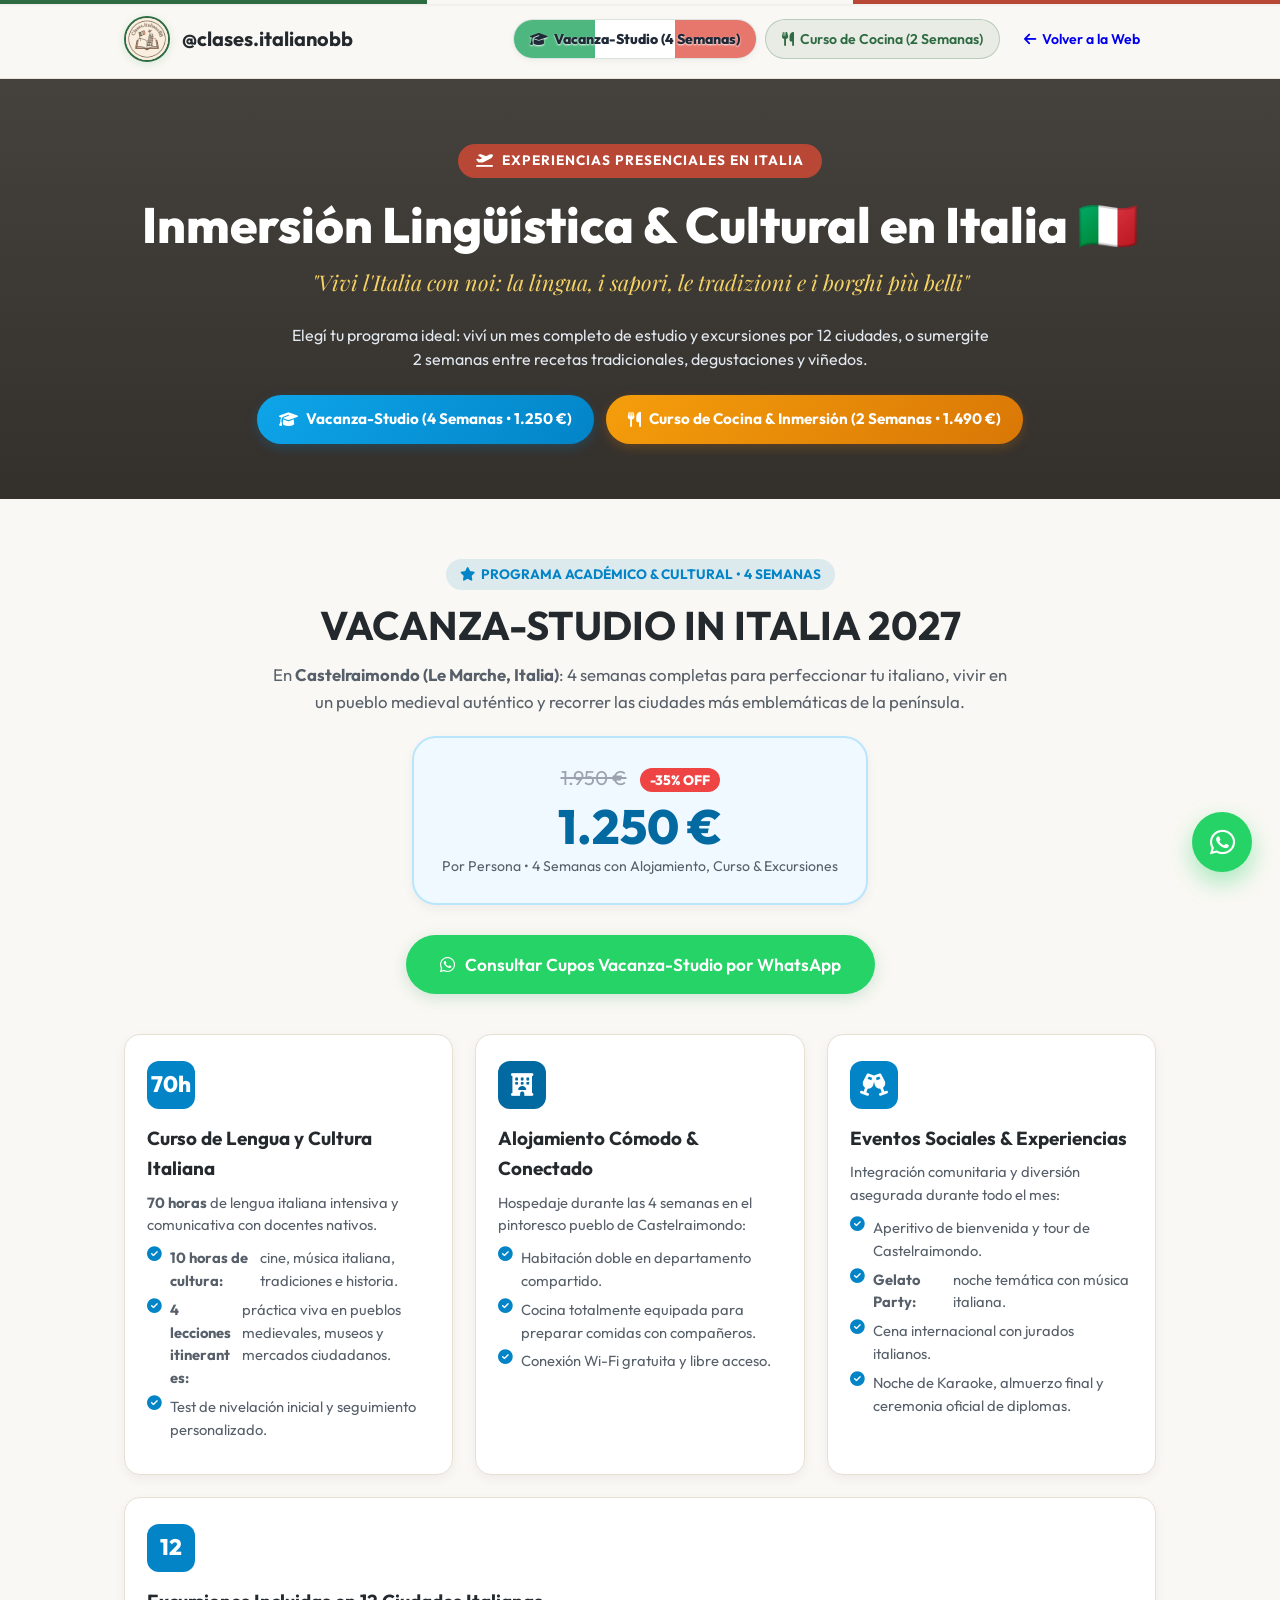
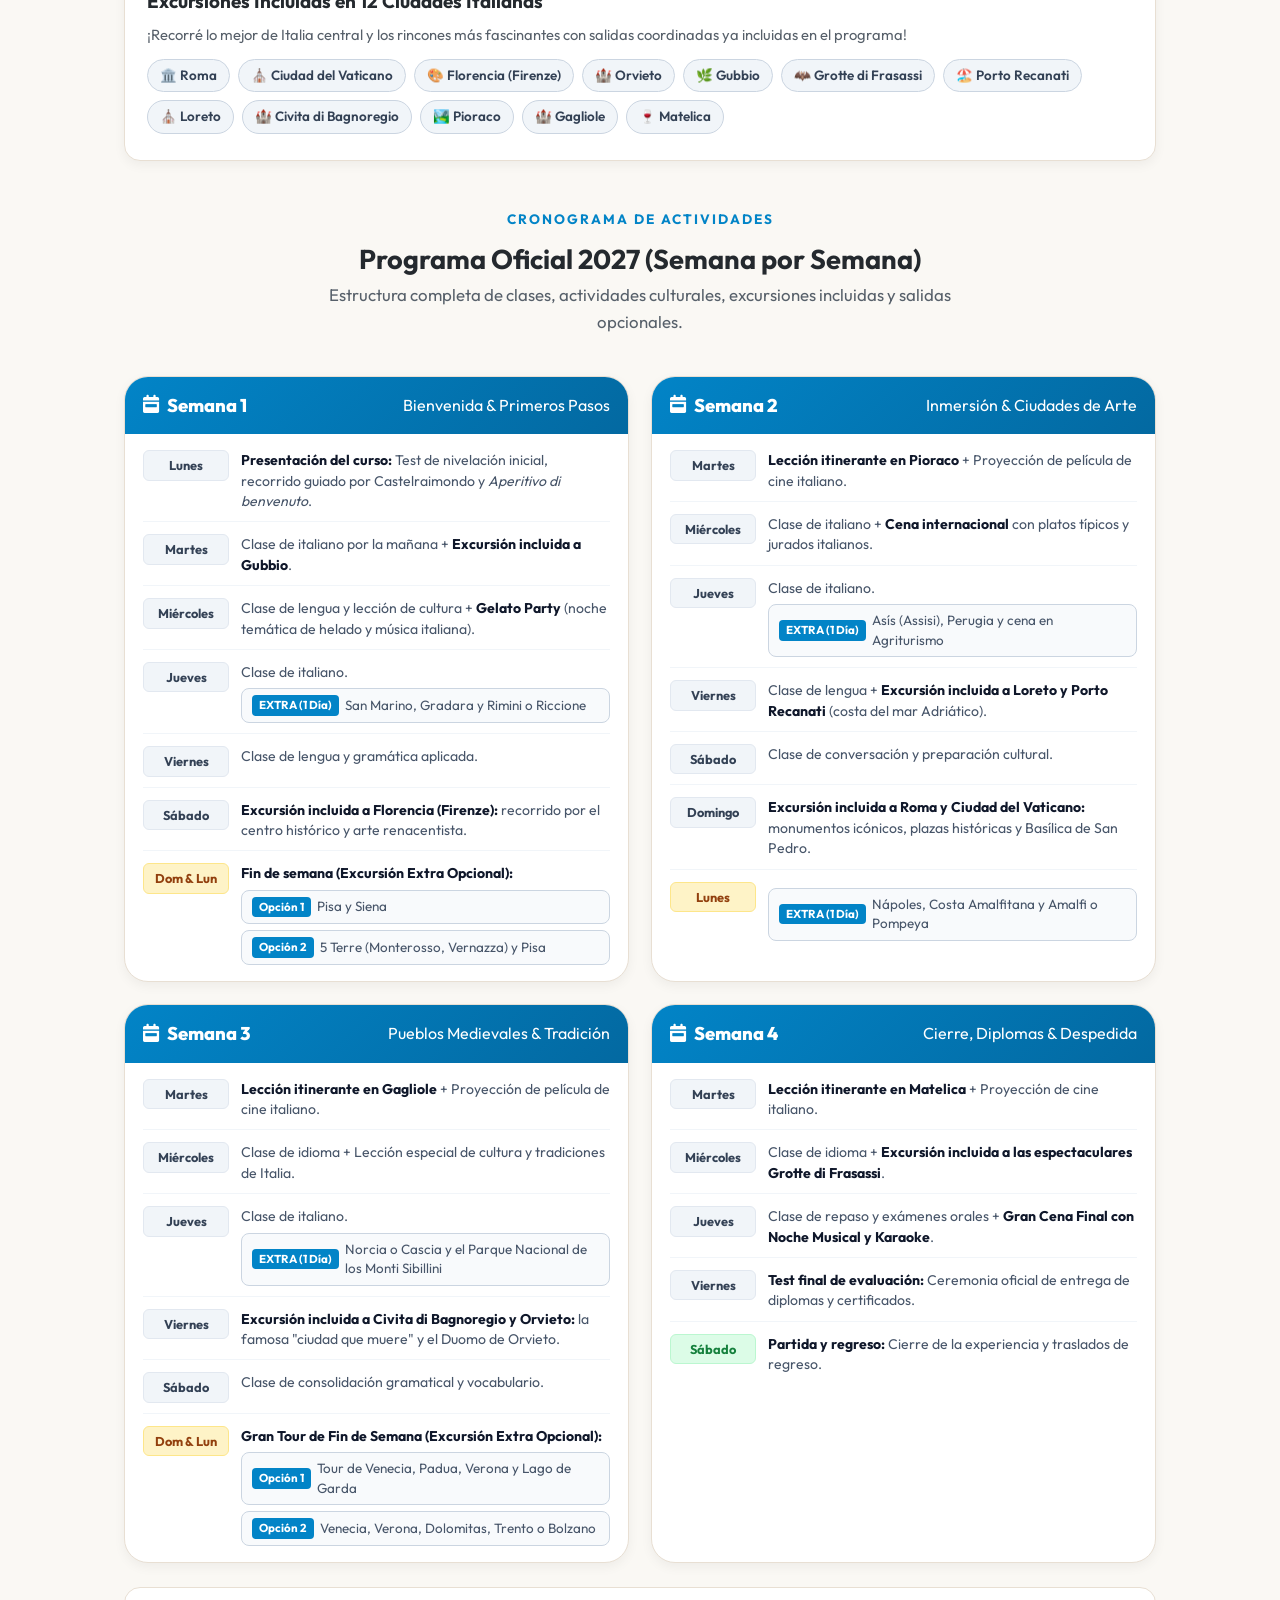
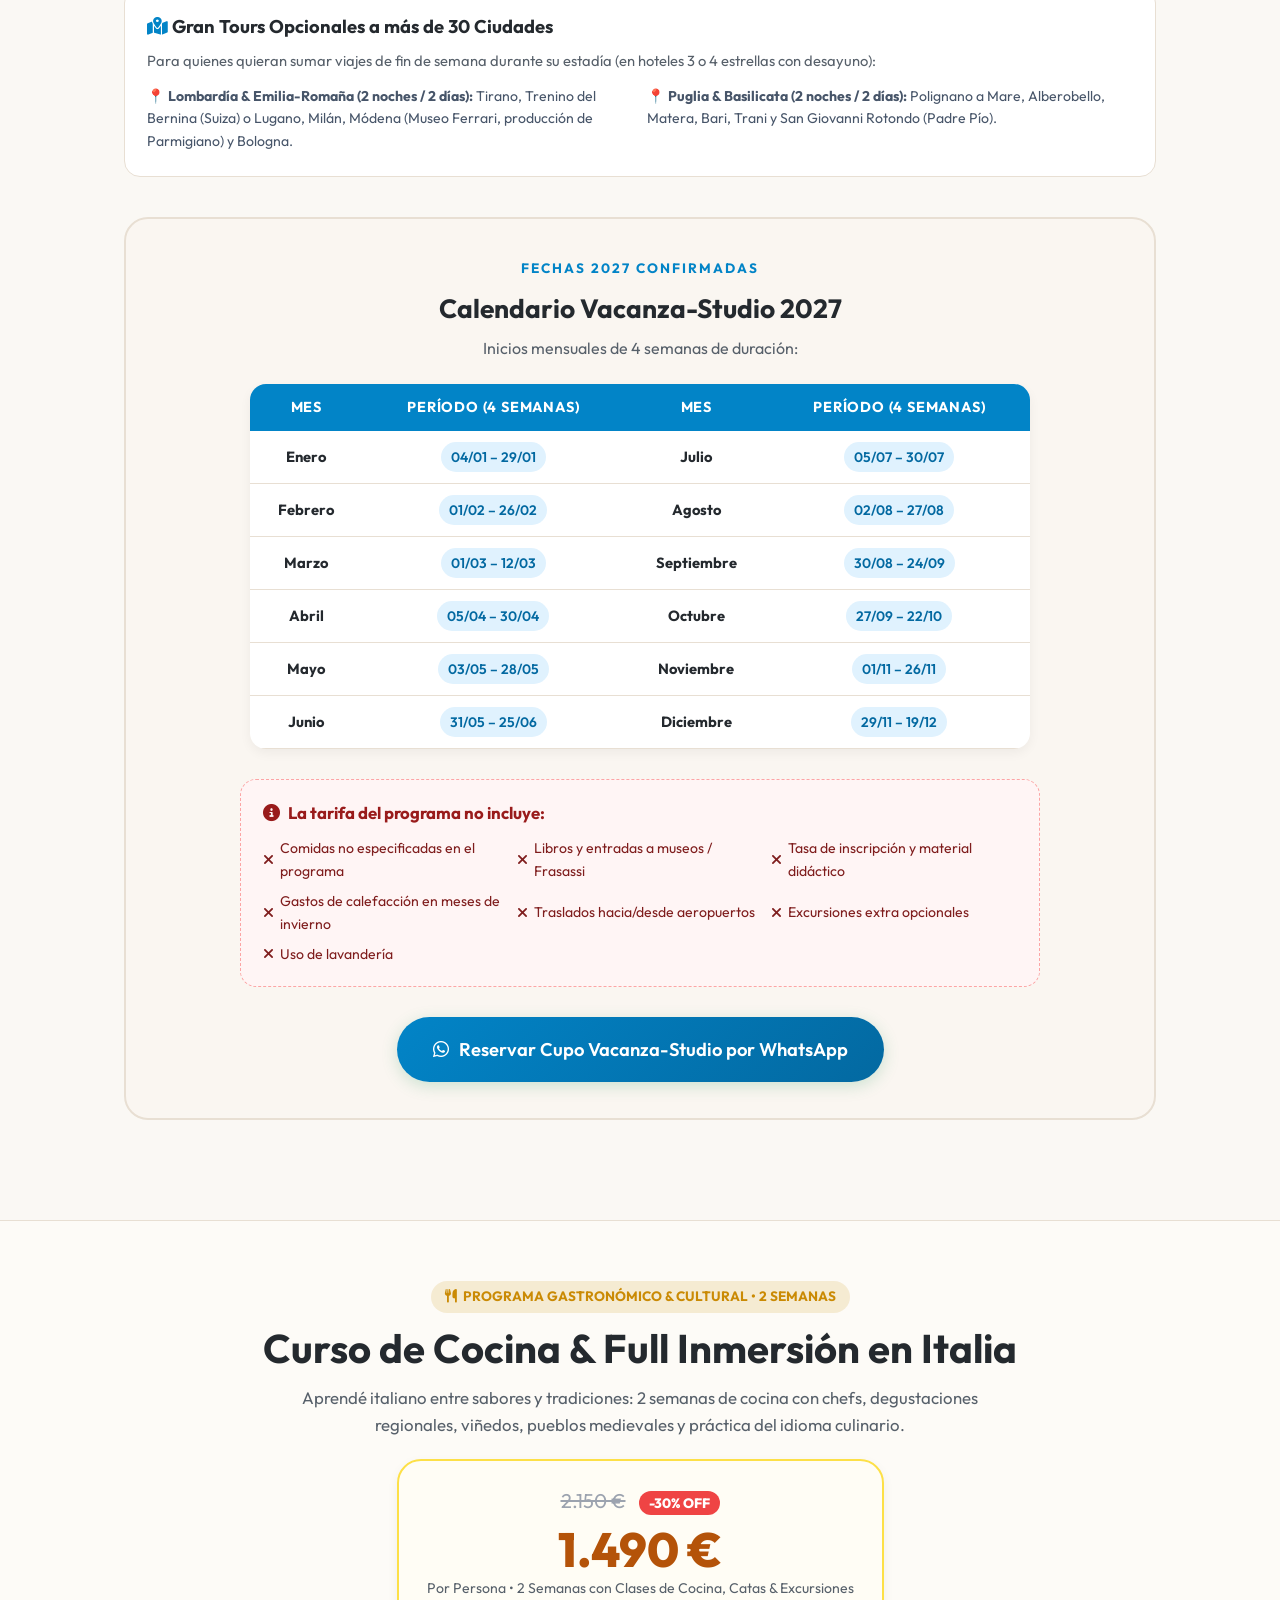
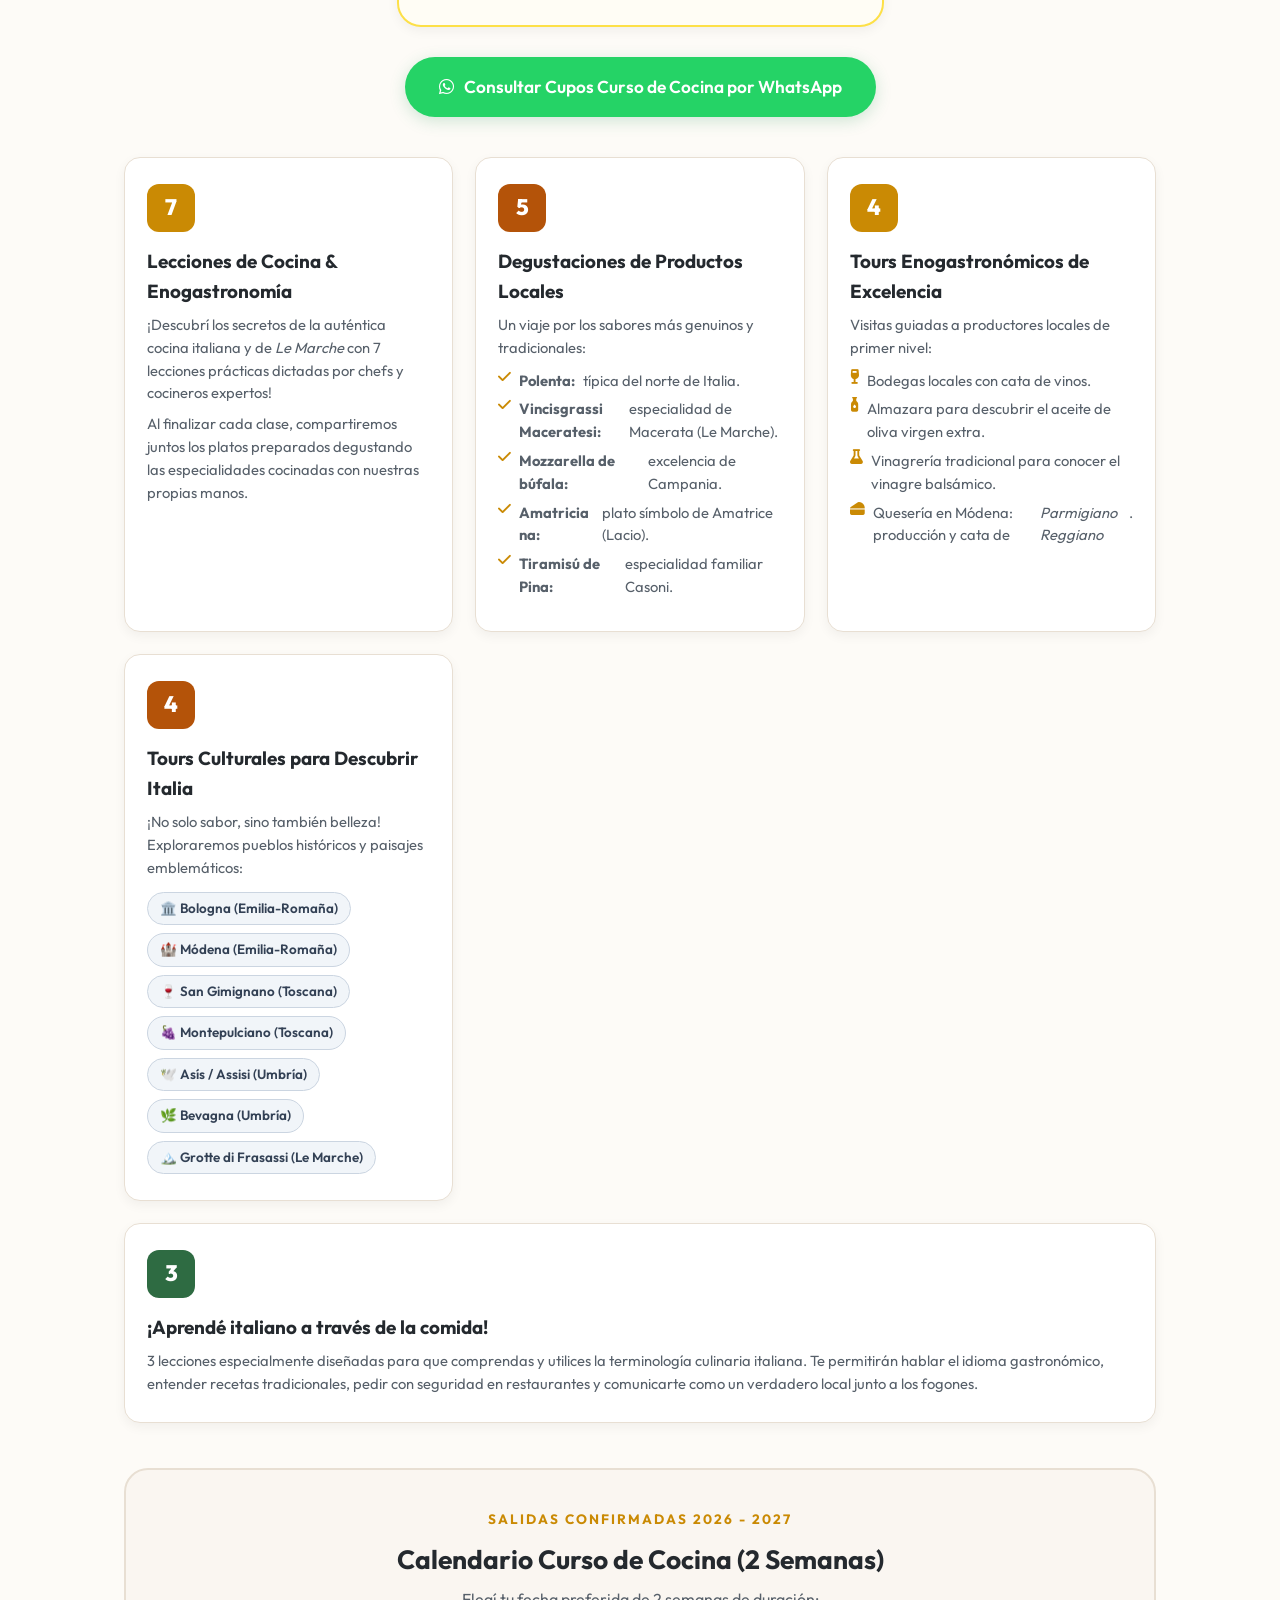
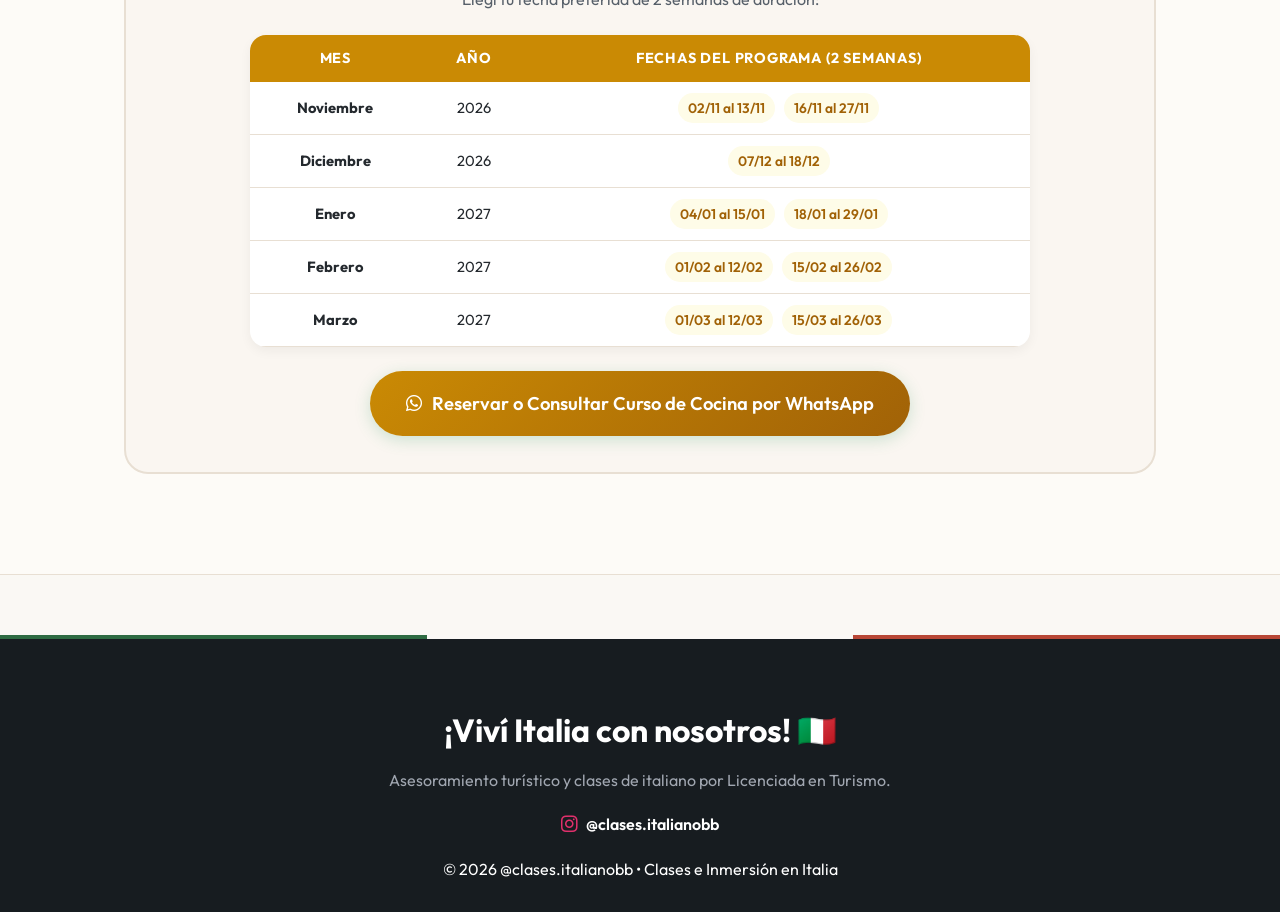
<file: inmersion-italia.html>
<!DOCTYPE html>
<html lang="es">
<head>
  <meta charset="UTF-8">
  <meta name="viewport" content="width=device-width, initial-scale=1.0, maximum-scale=5.0, user-scalable=yes">
  <meta name="theme-color" content="#008c45">
  <meta name="mobile-web-app-capable" content="yes">
  <meta name="apple-mobile-web-app-capable" content="yes">
  <meta http-equiv="Cache-Control" content="no-cache, no-store, must-revalidate">
  <meta http-equiv="Pragma" content="no-cache">
  <meta http-equiv="Expires" content="0">
  <title>Viajes de Inmersión y Cursos de Italiano en Italia 🇮🇹 | @clases.italianobb</title>
  <meta name="description" content="Viví Italia en primera persona: Vacanza-Studio (4 semanas) y Cursos de Cocina & Inmersión Lingüística (2 semanas). Clases de italiano, cultura, alojamiento y excursiones.">
  <meta name="keywords" content="viaje inmersión italia, vacanza studio italia, estudiar italiano en italia, curso cocina e italiano, estudiar en italia">
  <link rel="canonical" href="https://sabrigiulia.github.io/clases.italianobb/inmersion-italia.html">

  <!-- Open Graph Meta Tags -->
  <meta property="og:type" content="website">
  <meta property="og:url" content="https://sabrigiulia.github.io/clases.italianobb/inmersion-italia.html">
  <meta property="og:title" content="Viajes de Inmersión y Cursos de Italiano en Italia 🇮🇹 | @clases.italianobb">
  <meta property="og:description" content="Viví Italia en primera persona: Cursos de italiano, cocina, alojamiento y excursiones en Italia.">
  <meta property="og:image" content="https://sabrigiulia.github.io/clases.italianobb/logo.jpg">
  <meta property="og:locale" content="es_AR">

  <!-- Twitter Cards -->
  <meta name="twitter:card" content="summary_large_image">
  <meta name="twitter:title" content="Viajes de Inmersión y Cursos de Italiano en Italia 🇮🇹 | @clases.italianobb">
  <meta name="twitter:description" content="Viví Italia en primera persona: Cursos de italiano, cocina, alojamiento y excursiones en Italia.">
  <meta name="twitter:image" content="https://sabrigiulia.github.io/clases.italianobb/logo.jpg">

  <link rel="icon" type="image/jpeg" href="logo.jpg">
  <link rel="preconnect" href="https://fonts.googleapis.com">
  <link rel="preconnect" href="https://fonts.gstatic.com" crossorigin>
  <link href="https://fonts.googleapis.com/css2?family=Outfit:wght@300;400;500;600;700;800&family=Playfair+Display:ital,wght@0,600;0,700;1,400;1,600&display=swap" rel="stylesheet">
  <link rel="stylesheet" href="https://cdnjs.cloudflare.com/ajax/libs/font-awesome/6.4.0/css/all.min.css">
  <link rel="stylesheet" href="style.css?v=20261004_aesthetic_slides_v2">

  <!-- JSON-LD Structured Data Schema -->
  <script type="application/ld+json">
  {
    "@context": "https://schema.org",
    "@type": "EducationalEvent",
    "name": "Programa de Inmersión Lingüística y Cultural en Italia",
    "description": "Viajes de estudio y cursos de inmersión en italiano con alojamiento, excursiones y actividades culturales.",
    "url": "https://sabrigiulia.github.io/clases.italianobb/inmersion-italia.html",
    "organizer": {
      "@type": "EducationalOrganization",
      "name": "Clases ItalianoBB",
      "url": "https://sabrigiulia.github.io/clases.italianobb/"
    }
  }
  </script>
  
  <style>
    .immersion-hero {
      background: linear-gradient(rgba(24, 20, 16, 0.8), rgba(24, 20, 16, 0.88)), url('https://images.unsplash.com/photo-1516483638261-f4dbaf036963?q=80&w=1400&auto=format&fit=crop') center/cover no-repeat;
      color: #ffffff;
      padding: 65px 0 55px 0;
      text-align: center;
      position: relative;
    }
    .immersion-badge {
      display: inline-flex;
      align-items: center;
      gap: 8px;
      background: var(--primary);
      color: white;
      padding: 6px 18px;
      border-radius: var(--border-radius-pill);
      font-size: 0.85rem;
      font-weight: 700;
      text-transform: uppercase;
      letter-spacing: 1px;
      margin-bottom: 18px;
    }
    .immersion-title {
      font-size: clamp(2rem, 5.5vw, 3.1rem);
      font-weight: 800;
      line-height: 1.15;
      margin-bottom: 12px;
      color: #ffffff;
    }
    .immersion-slogan {
      font-family: var(--font-serif);
      font-style: italic;
      font-size: clamp(1.1rem, 3.5vw, 1.35rem);
      color: #f6d365;
      margin-bottom: 24px;
    }
    .program-selector-tabs {
      display: flex;
      justify-content: center;
      gap: 12px;
      flex-wrap: wrap;
      margin-top: 20px;
    }
    .tab-btn {
      padding: 12px 22px;
      border-radius: var(--border-radius-pill);
      font-weight: 700;
      font-size: 0.95rem;
      text-decoration: none;
      display: inline-flex;
      align-items: center;
      gap: 8px;
      transition: all 0.2s ease;
    }
    .tab-btn-blue {
      background: linear-gradient(135deg, #0ea5e9, #0284c7);
      color: #ffffff;
      box-shadow: 0 4px 12px rgba(2, 132, 199, 0.25);
    }
    .tab-btn-blue:hover {
      background: linear-gradient(135deg, #0284c7, #0369a1);
      transform: translateY(-2px);
      box-shadow: 0 6px 18px rgba(2, 132, 199, 0.35);
    }
    .tab-btn-gold {
      background: linear-gradient(135deg, #f59e0b, #d97706);
      color: #ffffff;
      box-shadow: 0 4px 12px rgba(217, 119, 6, 0.25);
    }
    .tab-btn-gold:hover {
      background: linear-gradient(135deg, #d97706, #b45309);
      transform: translateY(-2px);
      box-shadow: 0 6px 18px rgba(217, 119, 6, 0.35);
    }

    /* Program Section wrapper */
    .program-block {
      padding: 60px 0;
      border-bottom: 1px solid var(--border-color);
    }
    .program-block.alt-bg {
      background: #fdfbf7;
    }
    .program-badge-lead {
      display: inline-flex;
      align-items: center;
      gap: 6px;
      padding: 5px 14px;
      border-radius: 50px;
      font-size: 0.85rem;
      font-weight: 700;
      text-transform: uppercase;
      margin-bottom: 10px;
    }
    .price-promo-card {
      background: #ffffff;
      border: 2px solid var(--border-color);
      border-radius: var(--border-radius-lg);
      padding: 24px 28px;
      display: inline-block;
      margin: 20px 0;
      box-shadow: var(--shadow-sm);
    }
    .price-old {
      text-decoration: line-through;
      font-size: 1.25rem;
      color: #9ca3af;
      margin-right: 10px;
    }
    .price-discount {
      background: #ef4444;
      color: white;
      padding: 3px 10px;
      border-radius: 20px;
      font-size: 0.85rem;
      font-weight: 800;
    }
    .price-current {
      display: block;
      font-size: 3rem;
      font-weight: 800;
      line-height: 1.1;
      margin-top: 6px;
    }
    .price-caption {
      font-size: 0.88rem;
      color: var(--text-muted);
    }

    .features-highlights-grid {
      display: grid;
      grid-template-columns: repeat(auto-fit, minmax(min(100%, 280px), 1fr));
      gap: 22px;
      margin: 35px 0 45px 0;
    }
    .highlight-card {
      background: #ffffff;
      border: 1.5px solid var(--border-color);
      border-radius: var(--border-radius-md);
      padding: 26px 22px;
      box-shadow: var(--shadow-sm);
      transition: transform 0.2s ease, box-shadow 0.2s ease;
    }
    .highlight-card:hover {
      transform: translateY(-3px);
      box-shadow: var(--shadow-md);
    }
    .number-badge {
      width: 48px;
      height: 48px;
      color: white;
      font-size: 1.4rem;
      font-weight: 800;
      border-radius: 12px;
      display: flex;
      align-items: center;
      justify-content: center;
      margin-bottom: 14px;
    }
    .highlight-card h3 {
      font-size: 1.18rem;
      color: var(--text-dark);
      margin-bottom: 8px;
    }
    .highlight-card p, .highlight-card ul {
      font-size: 0.92rem;
      color: var(--text-muted);
      line-height: 1.55;
    }
    .highlight-card ul {
      list-style: none;
      padding-left: 0;
      margin-top: 10px;
    }
    .highlight-card ul li {
      margin-bottom: 6px;
      display: flex;
      align-items: flex-start;
      gap: 8px;
    }
    .cultural-tours-list {
      display: flex;
      flex-wrap: wrap;
      gap: 8px;
      margin-top: 12px;
    }
    .tour-tag {
      background: #f1f5f9;
      color: #334155;
      padding: 5px 12px;
      border-radius: var(--border-radius-pill);
      font-size: 0.84rem;
      font-weight: 600;
      border: 1px solid #cbd5e1;
      display: inline-flex;
      align-items: center;
      gap: 5px;
    }

    /* Itinerary / Program Grid */
    .weekly-schedule-grid {
      display: grid;
      grid-template-columns: repeat(2, 1fr);
      gap: 22px;
      margin-top: 24px;
    }
    .week-card {
      background: #ffffff;
      border: 1.5px solid var(--border-color);
      border-radius: var(--border-radius-lg);
      box-shadow: var(--shadow-sm);
      overflow: hidden;
      display: flex;
      flex-direction: column;
    }
    .week-card-header {
      background: linear-gradient(135deg, #0284c7, #0369a1);
      color: #ffffff;
      padding: 14px 18px;
      display: flex;
      align-items: center;
      justify-content: space-between;
    }
    .week-card-header h4 {
      font-size: 1.15rem;
      font-weight: 800;
      margin: 0;
      color: #ffffff;
      display: flex;
      align-items: center;
      gap: 8px;
    }
    .week-days-list {
      padding: 16px 18px;
      display: flex;
      flex-direction: column;
      gap: 12px;
      flex-grow: 1;
    }
    .day-row {
      display: flex;
      align-items: flex-start;
      gap: 12px;
      padding-bottom: 10px;
      border-bottom: 1px solid #f1f5f9;
      word-break: normal;
      overflow-wrap: break-word;
      hyphens: none;
    }
    .day-row:last-child {
      border-bottom: none;
      padding-bottom: 0;
    }
    .day-pill {
      min-width: 86px;
      padding: 4px 8px;
      border-radius: 6px;
      background: #f1f5f9;
      color: #334155;
      font-weight: 700;
      font-size: 0.8rem;
      text-align: center;
      flex-shrink: 0;
      border: 1px solid #e2e8f0;
    }
    .day-pill.extra-day {
      background: #fef3c7;
      color: #92400e;
      border-color: #fde68a;
    }
    .day-desc {
      flex-grow: 1;
      font-size: 0.88rem;
      color: #475569;
      line-height: 1.45;
    }
    .day-desc strong {
      color: #0f172a;
    }
    .extra-options-wrapper {
      margin-top: 6px;
      display: flex;
      flex-direction: column;
      gap: 6px;
    }
    .option-card {
      background: #f8fafc;
      border: 1px solid #cbd5e1;
      border-radius: 8px;
      padding: 6px 10px;
      font-size: 0.84rem;
      display: flex;
      align-items: center;
      gap: 6px;
    }
    .option-tag {
      background: #0284c7;
      color: #ffffff;
      padding: 2px 7px;
      border-radius: 4px;
      font-weight: 700;
      font-size: 0.72rem;
      flex-shrink: 0;
    }

    @media (max-width: 900px) {
      .weekly-schedule-grid {
        grid-template-columns: 1fr;
      }
    }

    /* Calendar Box */
    .dates-calendar-box {
      background: #faf6f1;
      border: 2px solid var(--border-color);
      border-radius: var(--border-radius-lg);
      padding: 36px 24px;
      margin: 40px 0;
      text-align: center;
    }
    .dates-table {
      width: 100%;
      max-width: 780px;
      margin: 22px auto 0 auto;
      border-collapse: collapse;
      background: white;
      border-radius: var(--border-radius-md);
      overflow: hidden;
      box-shadow: var(--shadow-sm);
    }
    .dates-table th {
      color: white;
      padding: 12px 16px;
      font-size: 0.9rem;
      text-transform: uppercase;
      letter-spacing: 0.8px;
    }
    .dates-table td {
      padding: 11px 16px;
      border-bottom: 1px solid var(--border-color);
      font-size: 0.92rem;
      color: var(--text-dark);
    }
    .dates-table tr:hover {
      background: #fff8f3;
    }
    .date-badge-slot {
      display: inline-block;
      padding: 4px 10px;
      border-radius: 20px;
      font-weight: 600;
      font-size: 0.86rem;
    }

    /* Exclusion list */
    .not-included-box {
      background: #fff5f5;
      border: 1.5px dashed #fca5a5;
      border-radius: var(--border-radius-md);
      padding: 20px 22px;
      margin: 30px auto;
      max-width: 800px;
      text-align: left;
    }
    .not-included-box h4 {
      color: #991b1b;
      font-size: 1.05rem;
      margin-bottom: 10px;
      display: flex;
      align-items: center;
      gap: 8px;
    }
    .not-included-box ul {
      display: grid;
      grid-template-columns: repeat(auto-fit, minmax(min(100%, 240px), 1fr));
      gap: 8px;
      list-style: none;
      padding-left: 0;
      margin: 0;
      font-size: 0.88rem;
      color: #7f1d1d;
    }
    .not-included-box ul li {
      display: flex;
      align-items: center;
      gap: 6px;
    }

    @media (max-width: 768px) {
      .immersion-hero {
        padding: 45px 0 35px 0;
      }
      .program-block {
        padding: 38px 0;
      }
      .price-current {
        font-size: 2.5rem;
      }
      .dates-calendar-box {
        padding: 22px 14px;
      }
      .dates-table th, .dates-table td {
        padding: 8px 10px;
        font-size: 0.82rem;
      }
      .day-row {
        flex-direction: column;
        align-items: flex-start;
        gap: 6px;
        padding-bottom: 14px;
      }
      .day-pill {
        width: fit-content;
        min-width: auto;
        padding: 3px 10px;
        font-size: 0.78rem;
      }
      .day-desc {
        font-size: 0.9rem;
        line-height: 1.45;
      }
      .extra-options-wrapper {
        width: 100%;
      }
      .option-card {
        flex-direction: column;
        align-items: flex-start;
        gap: 4px;
        padding: 8px 10px;
        width: 100%;
      }
      .week-days-list {
        padding: 14px 14px;
      }
      .week-card-header {
        padding: 12px 14px;
      }
      .week-card-header h4 {
        font-size: 1.05rem;
      }
    }
  </style>
</head>
<body>

  <!-- Header -->
  <header class="header">
    <div class="container nav-container">
      <div class="nav-brand-row">
        <a href="https://www.instagram.com/clases.italianobb/" target="_blank" rel="noopener noreferrer" class="logo" style="text-decoration:none;" title="Instagram @clases.italianobb">
          <div class="logo-circle-wrapper">
            <img src="logo.jpg" alt="Logo Clases.ItalianoBB" class="header-logo-img">
          </div>
          <span class="logo-text">@clases.italianobb</span>
        </a>
        <a href="https://wa.me/5492914485405?text=%C2%A1Hola!%20Vengo%20desde%20la%20web%20y%20quiero%20informaci%C3%B3n%20sobre%20los%20viajes%20de%20inmersi%C3%B3n%20a%20Italia%20%F0%9F%87%AE%F0%9F%87%B9" target="_blank" class="nav-quick-wa-btn" title="Escribir por WhatsApp">
          <i class="fa-brands fa-whatsapp"></i> <span>WhatsApp</span>
        </a>
      </div>
      <nav class="nav-actions" aria-label="Navegación">
        <a href="#vacanza-studio" class="nav-cta-btn nav-btn-immersion">
          <i class="fa-solid fa-graduation-cap"></i> <span>Vacanza-Studio (4 Semanas)</span>
        </a>
        <a href="#curso-cocina" class="nav-cta-btn nav-btn-schedule">
          <i class="fa-solid fa-utensils"></i> <span>Curso de Cocina (2 Semanas)</span>
        </a>
        <a href="index.html" class="nav-cta-btn">
          <i class="fa-solid fa-arrow-left"></i> <span>Volver a la Web</span>
        </a>
      </nav>
    </div>
  </header>

  <!-- Immersion Hero Section -->
  <section class="immersion-hero">
    <div class="container">
      <span class="immersion-badge"><i class="fa-solid fa-plane-departure"></i> Experiencias Presenciales en Italia</span>
      <h1 class="immersion-title">Inmersión Lingüística & Cultural en Italia 🇮🇹</h1>
      <p class="immersion-slogan">"Vivi l'Italia con noi: la lingua, i sapori, le tradizioni e i borghi più belli"</p>
      
      <p style="max-width:700px; margin:0 auto 24px auto; color:#e2e8f0; font-size:1rem; line-height:1.5;">
        Elegí tu programa ideal: viví un mes completo de estudio y excursiones por 12 ciudades, o sumergite 2 semanas entre recetas tradicionales, degustaciones y viñedos.
      </p>

      <div class="program-selector-tabs">
        <a href="#vacanza-studio" class="tab-btn tab-btn-blue">
          <i class="fa-solid fa-graduation-cap"></i> Vacanza-Studio (4 Semanas • 1.250 €)
        </a>
        <a href="#curso-cocina" class="tab-btn tab-btn-gold">
          <i class="fa-solid fa-utensils"></i> Curso de Cocina & Inmersión (2 Semanas • 1.490 €)
        </a>
      </div>
    </div>
  </section>

  <!-- =========================================================
       PROGRAM 1: VACANZA-STUDIO IN ITALIA (4 SEMANAS)
       ========================================================= -->
  <section id="vacanza-studio" class="program-block">
    <div class="container">
      <div class="section-header" style="text-align:center;">
        <span class="program-badge-lead" style="background:rgba(2,132,199,0.12); color:#0284c7;">
          <i class="fa-solid fa-star"></i> Programa Académico & Cultural • 4 Semanas
        </span>
        <h2 class="section-title" style="font-size:clamp(1.8rem, 4vw, 2.5rem);">VACANZA-STUDIO IN ITALIA 2027</h2>
        <p class="section-desc" style="max-width:750px; margin:0 auto;">
          En <strong>Castelraimondo (Le Marche, Italia)</strong>: 4 semanas completas para perfeccionar tu italiano, vivir en un pueblo medieval auténtico y recorrer las ciudades más emblemáticas de la península.
        </p>

        <!-- Pricing Card -->
        <div class="price-promo-card" style="border-color:#bae6fd; background:#f0f9ff;">
          <div>
            <span class="price-old">1.950 €</span>
            <span class="price-discount">-35% OFF</span>
          </div>
          <span class="price-current" style="color:#0369a1;">1.250 €</span>
          <span class="price-caption">Por Persona • 4 Semanas con Alojamiento, Curso & Excursiones</span>
        </div>

        <div style="margin-top:10px;">
          <a href="https://wa.me/5492914485405?text=%C2%A1Hola!%20Quiero%20informaci%C3%B3n%20y%20reservar%20mi%20lugar%20para%20la%20Vacanza-Studio%20in%20Italia%202027%20(4%20Semanas)%20%F0%9F%87%AE%F0%9F%87%B9" target="_blank" class="btn btn-whatsapp-large btn-glow" style="background:#25d366;">
            <i class="fa-brands fa-whatsapp"></i> Consultar Cupos Vacanza-Studio por WhatsApp
          </a>
        </div>
      </div>

      <!-- Highlights Grid for Vacanza-Studio -->
      <div class="features-highlights-grid">
        <!-- 1. Curso de Idioma y Cultura -->
        <div class="highlight-card">
          <div class="number-badge" style="background:#0284c7;">70h</div>
          <h3>Curso de Lengua y Cultura Italiana</h3>
          <p>
            <strong>70 horas</strong> de lengua italiana intensiva y comunicativa con docentes nativos.
          </p>
          <ul>
            <li><i class="fa-solid fa-circle-check" style="color:#0284c7;"></i> <strong>10 horas de cultura:</strong> cine, música italiana, tradiciones e historia.</li>
            <li><i class="fa-solid fa-circle-check" style="color:#0284c7;"></i> <strong>4 lecciones itinerantes:</strong> práctica viva en pueblos medievales, museos y mercados ciudadanos.</li>
            <li><i class="fa-solid fa-circle-check" style="color:#0284c7;"></i> Test de nivelación inicial y seguimiento personalizado.</li>
          </ul>
        </div>

        <!-- 2. Alojamiento Incluido -->
        <div class="highlight-card">
          <div class="number-badge" style="background:#0369a1;"><i class="fa-solid fa-hotel"></i></div>
          <h3>Alojamiento Cómodo & Conectado</h3>
          <p>
            Hospedaje durante las 4 semanas en el pintoresco pueblo de Castelraimondo:
          </p>
          <ul>
            <li><i class="fa-solid fa-circle-check" style="color:#0284c7;"></i> Habitación doble en departamento compartido.</li>
            <li><i class="fa-solid fa-circle-check" style="color:#0284c7;"></i> Cocina totalmente equipada para preparar comidas con compañeros.</li>
            <li><i class="fa-solid fa-circle-check" style="color:#0284c7;"></i> Conexión Wi-Fi gratuita y libre acceso.</li>
          </ul>
        </div>

        <!-- 3. Eventos y Vida Social -->
        <div class="highlight-card">
          <div class="number-badge" style="background:#0284c7;"><i class="fa-solid fa-champagne-glasses"></i></div>
          <h3>Eventos Sociales & Experiencias</h3>
          <p>
            Integración comunitaria y diversión asegurada durante todo el mes:
          </p>
          <ul>
            <li><i class="fa-solid fa-circle-check" style="color:#0284c7;"></i> Aperitivo de bienvenida y tour de Castelraimondo.</li>
            <li><i class="fa-solid fa-circle-check" style="color:#0284c7;"></i> <strong>Gelato Party:</strong> noche temática con música italiana.</li>
            <li><i class="fa-solid fa-circle-check" style="color:#0284c7;"></i> Cena internacional con jurados italianos.</li>
            <li><i class="fa-solid fa-circle-check" style="color:#0284c7;"></i> Noche de Karaoke, almuerzo final y ceremonia oficial de diplomas.</li>
          </ul>
        </div>

        <!-- 4. Excursiones incluidas a 12 Ciudades -->
        <div class="highlight-card" style="grid-column: 1 / -1;">
          <div class="number-badge" style="background:#0284c7;">12</div>
          <h3>Excursiones Incluidas en 12 Ciudades Italianas</h3>
          <p>
            ¡Recorré lo mejor de Italia central y los rincones más fascinantes con salidas coordinadas ya incluidas en el programa!
          </p>
          <div class="cultural-tours-list">
            <span class="tour-tag">🏛️ Roma</span>
            <span class="tour-tag">⛪ Ciudad del Vaticano</span>
            <span class="tour-tag">🎨 Florencia (Firenze)</span>
            <span class="tour-tag">🏰 Orvieto</span>
            <span class="tour-tag">🌿 Gubbio</span>
            <span class="tour-tag">🦇 Grotte di Frasassi</span>
            <span class="tour-tag">🏖️ Porto Recanati</span>
            <span class="tour-tag">⛪ Loreto</span>
            <span class="tour-tag">🏰 Civita di Bagnoregio</span>
            <span class="tour-tag">🏞️ Pioraco</span>
            <span class="tour-tag">🏰 Gagliole</span>
            <span class="tour-tag">🍷 Matelica</span>
          </div>
        </div>
      </div>

      <!-- Itinerary Program Semana por Semana -->
      <div class="section-header" style="text-align:center; margin-top:28px;">
        <span class="subheading" style="color:#0284c7;">Cronograma de Actividades</span>
        <h3 style="font-size:1.7rem; color:var(--text-dark);">Programa Oficial 2027 (Semana por Semana)</h3>
        <p class="section-desc" style="max-width:700px; margin:0 auto;">
          Estructura completa de clases, actividades culturales, excursiones incluidas y salidas opcionales.
        </p>
      </div>

      <div class="weekly-schedule-grid">
        <!-- Semana 1 -->
        <div class="week-card">
          <div class="week-card-header">
            <h4><i class="fa-solid fa-calendar-week"></i> Semana 1</h4>
            <span class="week-tag">Bienvenida & Primeros Pasos</span>
          </div>
          <div class="week-days-list">
            <div class="day-row">
              <span class="day-pill">Lunes</span>
              <div class="day-desc">
                <strong>Presentación del curso:</strong> Test de nivelación inicial, recorrido guiado por Castelraimondo y <em>Aperitivo di benvenuto</em>.
              </div>
            </div>
            <div class="day-row">
              <span class="day-pill">Martes</span>
              <div class="day-desc">
                Clase de italiano por la mañana + <strong>Excursión incluida a Gubbio</strong>.
              </div>
            </div>
            <div class="day-row">
              <span class="day-pill">Miércoles</span>
              <div class="day-desc">
                Clase de lengua y lección de cultura + <strong>Gelato Party</strong> (noche temática de helado y música italiana).
              </div>
            </div>
            <div class="day-row">
              <span class="day-pill">Jueves</span>
              <div class="day-desc">
                Clase de italiano.
                <div class="extra-options-wrapper">
                  <div class="option-card">
                    <span class="option-tag">EXTRA (1 Día)</span>
                    <span>San Marino, Gradara y Rimini o Riccione</span>
                  </div>
                </div>
              </div>
            </div>
            <div class="day-row">
              <span class="day-pill">Viernes</span>
              <div class="day-desc">
                Clase de lengua y gramática aplicada.
              </div>
            </div>
            <div class="day-row">
              <span class="day-pill">Sábado</span>
              <div class="day-desc">
                <strong>Excursión incluida a Florencia (Firenze):</strong> recorrido por el centro histórico y arte renacentista.
              </div>
            </div>
            <div class="day-row">
              <span class="day-pill extra-day">Dom & Lun</span>
              <div class="day-desc">
                <strong>Fin de semana (Excursión Extra Opcional):</strong>
                <div class="extra-options-wrapper">
                  <div class="option-card">
                    <span class="option-tag">Opción 1</span>
                    <span>Pisa y Siena</span>
                  </div>
                  <div class="option-card">
                    <span class="option-tag">Opción 2</span>
                    <span>5 Terre (Monterosso, Vernazza) y Pisa</span>
                  </div>
                </div>
              </div>
            </div>
          </div>
        </div>

        <!-- Semana 2 -->
        <div class="week-card">
          <div class="week-card-header">
            <h4><i class="fa-solid fa-calendar-week"></i> Semana 2</h4>
            <span class="week-tag">Inmersión & Ciudades de Arte</span>
          </div>
          <div class="week-days-list">
            <div class="day-row">
              <span class="day-pill">Martes</span>
              <div class="day-desc">
                <strong>Lección itinerante en Pioraco</strong> + Proyección de película de cine italiano.
              </div>
            </div>
            <div class="day-row">
              <span class="day-pill">Miércoles</span>
              <div class="day-desc">
                Clase de italiano + <strong>Cena internacional</strong> con platos típicos y jurados italianos.
              </div>
            </div>
            <div class="day-row">
              <span class="day-pill">Jueves</span>
              <div class="day-desc">
                Clase de italiano.
                <div class="extra-options-wrapper">
                  <div class="option-card">
                    <span class="option-tag">EXTRA (1 Día)</span>
                    <span>Asís (Assisi), Perugia y cena en Agriturismo</span>
                  </div>
                </div>
              </div>
            </div>
            <div class="day-row">
              <span class="day-pill">Viernes</span>
              <div class="day-desc">
                Clase de lengua + <strong>Excursión incluida a Loreto y Porto Recanati</strong> (costa del mar Adriático).
              </div>
            </div>
            <div class="day-row">
              <span class="day-pill">Sábado</span>
              <div class="day-desc">
                Clase de conversación y preparación cultural.
              </div>
            </div>
            <div class="day-row">
              <span class="day-pill">Domingo</span>
              <div class="day-desc">
                <strong>Excursión incluida a Roma y Ciudad del Vaticano:</strong> monumentos icónicos, plazas históricas y Basílica de San Pedro.
              </div>
            </div>
            <div class="day-row">
              <span class="day-pill extra-day">Lunes</span>
              <div class="day-desc">
                <div class="extra-options-wrapper">
                  <div class="option-card">
                    <span class="option-tag">EXTRA (1 Día)</span>
                    <span>Nápoles, Costa Amalfitana y Amalfi o Pompeya</span>
                  </div>
                </div>
              </div>
            </div>
          </div>
        </div>

        <!-- Semana 3 -->
        <div class="week-card">
          <div class="week-card-header">
            <h4><i class="fa-solid fa-calendar-week"></i> Semana 3</h4>
            <span class="week-tag">Pueblos Medievales & Tradición</span>
          </div>
          <div class="week-days-list">
            <div class="day-row">
              <span class="day-pill">Martes</span>
              <div class="day-desc">
                <strong>Lección itinerante en Gagliole</strong> + Proyección de película de cine italiano.
              </div>
            </div>
            <div class="day-row">
              <span class="day-pill">Miércoles</span>
              <div class="day-desc">
                Clase de idioma + Lección especial de cultura y tradiciones de Italia.
              </div>
            </div>
            <div class="day-row">
              <span class="day-pill">Jueves</span>
              <div class="day-desc">
                Clase de italiano.
                <div class="extra-options-wrapper">
                  <div class="option-card">
                    <span class="option-tag">EXTRA (1 Día)</span>
                    <span>Norcia o Cascia y el Parque Nacional de los Monti Sibillini</span>
                  </div>
                </div>
              </div>
            </div>
            <div class="day-row">
              <span class="day-pill">Viernes</span>
              <div class="day-desc">
                <strong>Excursión incluida a Civita di Bagnoregio y Orvieto:</strong> la famosa "ciudad que muere" y el Duomo de Orvieto.
              </div>
            </div>
            <div class="day-row">
              <span class="day-pill">Sábado</span>
              <div class="day-desc">
                Clase de consolidación gramatical y vocabulario.
              </div>
            </div>
            <div class="day-row">
              <span class="day-pill extra-day">Dom & Lun</span>
              <div class="day-desc">
                <strong>Gran Tour de Fin de Semana (Excursión Extra Opcional):</strong>
                <div class="extra-options-wrapper">
                  <div class="option-card">
                    <span class="option-tag">Opción 1</span>
                    <span>Tour de Venecia, Padua, Verona y Lago de Garda</span>
                  </div>
                  <div class="option-card">
                    <span class="option-tag">Opción 2</span>
                    <span>Venecia, Verona, Dolomitas, Trento o Bolzano</span>
                  </div>
                </div>
              </div>
            </div>
          </div>
        </div>

        <!-- Semana 4 -->
        <div class="week-card">
          <div class="week-card-header">
            <h4><i class="fa-solid fa-calendar-week"></i> Semana 4</h4>
            <span class="week-tag">Cierre, Diplomas & Despedida</span>
          </div>
          <div class="week-days-list">
            <div class="day-row">
              <span class="day-pill">Martes</span>
              <div class="day-desc">
                <strong>Lección itinerante en Matelica</strong> + Proyección de cine italiano.
              </div>
            </div>
            <div class="day-row">
              <span class="day-pill">Miércoles</span>
              <div class="day-desc">
                Clase de idioma + <strong>Excursión incluida a las espectaculares Grotte di Frasassi</strong>.
              </div>
            </div>
            <div class="day-row">
              <span class="day-pill">Jueves</span>
              <div class="day-desc">
                Clase de repaso y exámenes orales + <strong>Gran Cena Final con Noche Musical y Karaoke</strong>.
              </div>
            </div>
            <div class="day-row">
              <span class="day-pill">Viernes</span>
              <div class="day-desc">
                <strong>Test final de evaluación:</strong> Ceremonia oficial de entrega de diplomas y certificados.
              </div>
            </div>
            <div class="day-row">
              <span class="day-pill" style="background:#dcfce7; color:#15803d; border-color:#bbf7d0;">Sábado</span>
              <div class="day-desc">
                <strong>Partida y regreso:</strong> Cierre de la experiencia y traslados de regreso.
              </div>
            </div>
          </div>
        </div>
      </div>

      <!-- Gran Tours Extra (Opcionales) -->
      <div style="background:#ffffff; border:1.5px solid var(--border-color); border-radius:var(--border-radius-md); padding:24px 22px; margin-top:24px;">
        <h4 style="font-size:1.15rem; color:var(--text-dark); margin-bottom:8px;">
          <i class="fa-solid fa-map-location-dot" style="color:#0284c7;"></i> Gran Tours Opcionales a más de 30 Ciudades
        </h4>
        <p style="font-size:0.92rem; color:var(--text-muted); margin-bottom:12px;">
          Para quienes quieran sumar viajes de fin de semana durante su estadía (en hoteles 3 o 4 estrellas con desayuno):
        </p>
        <div style="display:grid; grid-template-columns:repeat(auto-fit, minmax(min(100%, 300px), 1fr)); gap:14px; font-size:0.88rem; color:#475569;">
          <div>
            <strong>📍 Lombardía & Emilia-Romaña (2 noches / 2 días):</strong> Tirano, Trenino del Bernina (Suiza) o Lugano, Milán, Módena (Museo Ferrari, producción de Parmigiano) y Bologna.
          </div>
          <div>
            <strong>📍 Puglia & Basilicata (2 noches / 2 días):</strong> Polignano a Mare, Alberobello, Matera, Bari, Trani y San Giovanni Rotondo (Padre Pío).
          </div>
        </div>
      </div>

      <!-- Calendar Table 2027 -->
      <div class="dates-calendar-box">
        <span class="subheading" style="color:#0284c7;">Fechas 2027 Confirmadas</span>
        <h3 style="font-size:1.65rem; color:var(--text-dark); margin-bottom:6px;">Calendario Vacanza-Studio 2027</h3>
        <p style="color:var(--text-muted);">Inicios mensuales de 4 semanas de duración:</p>

        <table class="dates-table">
          <thead>
            <tr style="background:#0284c7;">
              <th>Mes</th>
              <th>Período (4 Semanas)</th>
              <th>Mes</th>
              <th>Período (4 Semanas)</th>
            </tr>
          </thead>
          <tbody>
            <tr>
              <td><strong>Enero</strong></td>
              <td><span class="date-badge-slot" style="background:#e0f2fe; color:#0369a1;">04/01 – 29/01</span></td>
              <td><strong>Julio</strong></td>
              <td><span class="date-badge-slot" style="background:#e0f2fe; color:#0369a1;">05/07 – 30/07</span></td>
            </tr>
            <tr>
              <td><strong>Febrero</strong></td>
              <td><span class="date-badge-slot" style="background:#e0f2fe; color:#0369a1;">01/02 – 26/02</span></td>
              <td><strong>Agosto</strong></td>
              <td><span class="date-badge-slot" style="background:#e0f2fe; color:#0369a1;">02/08 – 27/08</span></td>
            </tr>
            <tr>
              <td><strong>Marzo</strong></td>
              <td><span class="date-badge-slot" style="background:#e0f2fe; color:#0369a1;">01/03 – 12/03</span></td>
              <td><strong>Septiembre</strong></td>
              <td><span class="date-badge-slot" style="background:#e0f2fe; color:#0369a1;">30/08 – 24/09</span></td>
            </tr>
            <tr>
              <td><strong>Abril</strong></td>
              <td><span class="date-badge-slot" style="background:#e0f2fe; color:#0369a1;">05/04 – 30/04</span></td>
              <td><strong>Octubre</strong></td>
              <td><span class="date-badge-slot" style="background:#e0f2fe; color:#0369a1;">27/09 – 22/10</span></td>
            </tr>
            <tr>
              <td><strong>Mayo</strong></td>
              <td><span class="date-badge-slot" style="background:#e0f2fe; color:#0369a1;">03/05 – 28/05</span></td>
              <td><strong>Noviembre</strong></td>
              <td><span class="date-badge-slot" style="background:#e0f2fe; color:#0369a1;">01/11 – 26/11</span></td>
            </tr>
            <tr>
              <td><strong>Junio</strong></td>
              <td><span class="date-badge-slot" style="background:#e0f2fe; color:#0369a1;">31/05 – 25/06</span></td>
              <td><strong>Diciembre</strong></td>
              <td><span class="date-badge-slot" style="background:#e0f2fe; color:#0369a1;">29/11 – 19/12</span></td>
            </tr>
          </tbody>
        </table>

        <!-- Not included transparency -->
        <div class="not-included-box">
          <h4><i class="fa-solid fa-circle-info"></i> La tarifa del programa no incluye:</h4>
          <ul>
            <li><i class="fa-solid fa-xmark"></i> Comidas no especificadas en el programa</li>
            <li><i class="fa-solid fa-xmark"></i> Libros y entradas a museos / Frasassi</li>
            <li><i class="fa-solid fa-xmark"></i> Tasa de inscripción y material didáctico</li>
            <li><i class="fa-solid fa-xmark"></i> Gastos de calefacción en meses de invierno</li>
            <li><i class="fa-solid fa-xmark"></i> Traslados hacia/desde aeropuertos</li>
            <li><i class="fa-solid fa-xmark"></i> Excursiones extra opcionales</li>
            <li><i class="fa-solid fa-xmark"></i> Uso de lavandería</li>
          </ul>
        </div>

        <div style="margin-top: 24px;">
          <a href="https://wa.me/5492914485405?text=%C2%A1Hola!%20Quiero%20consultar%20por%20las%20fechas%202027%20de%20la%20Vacanza-Studio%20in%20Italia%20(4%20semanas)%20%F0%9F%87%AE%F0%9F%87%B9" target="_blank" class="btn btn-primary btn-large btn-glow" style="background:linear-gradient(135deg, #0284c7, #0369a1);">
            <i class="fa-brands fa-whatsapp"></i> Reservar Cupo Vacanza-Studio por WhatsApp
          </a>
        </div>
      </div>
    </div>
  </section>

  <!-- =========================================================
       PROGRAM 2: CURSO DE COCINA & FULL INMERSIÓN (2 SEMANAS)
       ========================================================= -->
  <section id="curso-cocina" class="program-block alt-bg">
    <div class="container">
      <div class="section-header" style="text-align:center;">
        <span class="program-badge-lead" style="background:rgba(202,138,4,0.15); color:#ca8a04;">
          <i class="fa-solid fa-utensils"></i> Programa Gastronómico & Cultural • 2 Semanas
        </span>
        <h2 class="section-title" style="font-size:clamp(1.8rem, 4vw, 2.5rem);">Curso de Cocina & Full Inmersión en Italia</h2>
        <p class="section-desc" style="max-width:750px; margin:0 auto;">
          Aprendé italiano entre sabores y tradiciones: 2 semanas de cocina con chefs, degustaciones regionales, viñedos, pueblos medievales y práctica del idioma culinario.
        </p>

        <!-- Pricing Card -->
        <div class="price-promo-card" style="border-color:#fde047; background:#fffdf5;">
          <div>
            <span class="price-old">2.150 €</span>
            <span class="price-discount">-30% OFF</span>
          </div>
          <span class="price-current" style="color:#b45309;">1.490 €</span>
          <span class="price-caption">Por Persona • 2 Semanas con Clases de Cocina, Catas & Excursiones</span>
        </div>

        <div style="margin-top:10px;">
          <a href="https://wa.me/5492914485405?text=%C2%A1Hola!%20Quiero%20informaci%C3%B3n%20y%20reservar%20mi%20lugar%20para%20el%20Curso%20de%20Cocina%20e%20Inmersi%C3%B3n%20en%20Italia%20(2%20semanas)%20%F0%9F%87%AE%F0%9F%87%B9" target="_blank" class="btn btn-whatsapp-large btn-glow" style="background:#25d366;">
            <i class="fa-brands fa-whatsapp"></i> Consultar Cupos Curso de Cocina por WhatsApp
          </a>
        </div>
      </div>

      <!-- Highlights Grid for Cooking Immersion -->
      <div class="features-highlights-grid">
        <!-- 1. Clases de Cocina -->
        <div class="highlight-card">
          <div class="number-badge" style="background:#ca8a04;">7</div>
          <h3>Lecciones de Cocina & Enogastronomía</h3>
          <p>
            ¡Descubrí los secretos de la auténtica cocina italiana y de <em>Le Marche</em> con 7 lecciones prácticas dictadas por chefs y cocineros expertos!
          </p>
          <p style="margin-top:8px;">
            Al finalizar cada clase, compartiremos juntos los platos preparados degustando las especialidades cocinadas con nuestras propias manos.
          </p>
        </div>

        <!-- 2. Degustaciones -->
        <div class="highlight-card">
          <div class="number-badge" style="background:#b45309;">5</div>
          <h3>Degustaciones de Productos Locales</h3>
          <p>Un viaje por los sabores más genuinos y tradicionales:</p>
          <ul>
            <li><i class="fa-solid fa-check" style="color:#ca8a04;"></i> <strong>Polenta:</strong> típica del norte de Italia.</li>
            <li><i class="fa-solid fa-check" style="color:#ca8a04;"></i> <strong>Vincisgrassi Maceratesi:</strong> especialidad de Macerata (Le Marche).</li>
            <li><i class="fa-solid fa-check" style="color:#ca8a04;"></i> <strong>Mozzarella de búfala:</strong> excelencia de Campania.</li>
            <li><i class="fa-solid fa-check" style="color:#ca8a04;"></i> <strong>Amatriciana:</strong> plato símbolo de Amatrice (Lacio).</li>
            <li><i class="fa-solid fa-check" style="color:#ca8a04;"></i> <strong>Tiramisú de Pina:</strong> especialidad familiar Casoni.</li>
          </ul>
        </div>

        <!-- 3. Tours Enogastronómicos -->
        <div class="highlight-card">
          <div class="number-badge" style="background:#ca8a04;">4</div>
          <h3>Tours Enogastronómicos de Excelencia</h3>
          <p>Visitas guiadas a productores locales de primer nivel:</p>
          <ul>
            <li><i class="fa-solid fa-wine-glass" style="color:#ca8a04;"></i> Bodegas locales con cata de vinos.</li>
            <li><i class="fa-solid fa-bottle-droplet" style="color:#ca8a04;"></i> Almazara para descubrir el aceite de oliva virgen extra.</li>
            <li><i class="fa-solid fa-flask" style="color:#ca8a04;"></i> Vinagrería tradicional para conocer el vinagre balsámico.</li>
            <li><i class="fa-solid fa-cheese" style="color:#ca8a04;"></i> Quesería en Módena: producción y cata de <em>Parmigiano Reggiano</em>.</li>
          </ul>
        </div>

        <!-- 4. Tours Culturales -->
        <div class="highlight-card">
          <div class="number-badge" style="background:#b45309;">4</div>
          <h3>Tours Culturales para Descubrir Italia</h3>
          <p>
            ¡No solo sabor, sino también belleza! Exploraremos pueblos históricos y paisajes emblemáticos:
          </p>
          <div class="cultural-tours-list">
            <span class="tour-tag">🏛️ Bologna (Emilia-Romaña)</span>
            <span class="tour-tag">🏰 Módena (Emilia-Romaña)</span>
            <span class="tour-tag">🍷 San Gimignano (Toscana)</span>
            <span class="tour-tag">🍇 Montepulciano (Toscana)</span>
            <span class="tour-tag">🕊️ Asís / Assisi (Umbría)</span>
            <span class="tour-tag">🌿 Bevagna (Umbría)</span>
            <span class="tour-tag">🏔️ Grotte di Frasassi (Le Marche)</span>
          </div>
        </div>

        <!-- 5. Italiano gastronómico -->
        <div class="highlight-card" style="grid-column: 1 / -1;">
          <div class="number-badge" style="background:var(--secondary);">3</div>
          <h3>¡Aprendé italiano a través de la comida!</h3>
          <p>
            3 lecciones especialmente diseñadas para que comprendas y utilices la terminología culinaria italiana. 
            Te permitirán hablar el idioma gastronómico, entender recetas tradicionales, pedir con seguridad en restaurantes y comunicarte como un verdadero local junto a los fogones.
          </p>
        </div>
      </div>

      <!-- Departure Dates Calendar Table for Cooking Course -->
      <div class="dates-calendar-box">
        <span class="subheading" style="color:#ca8a04;">Salidas Confirmadas 2026 - 2027</span>
        <h3 style="font-size:1.65rem; color:var(--text-dark); margin-bottom:6px;">Calendario Curso de Cocina (2 Semanas)</h3>
        <p style="color:var(--text-muted);">Elegí tu fecha preferida de 2 semanas de duración:</p>

        <table class="dates-table">
          <thead>
            <tr style="background:#ca8a04;">
              <th>Mes</th>
              <th>Año</th>
              <th>Fechas del Programa (2 Semanas)</th>
            </tr>
          </thead>
          <tbody>
            <tr>
              <td><strong>Noviembre</strong></td>
              <td>2026</td>
              <td><span class="date-badge-slot" style="background:#fefce8; color:#a16207;">02/11 al 13/11</span> &nbsp; <span class="date-badge-slot" style="background:#fefce8; color:#a16207;">16/11 al 27/11</span></td>
            </tr>
            <tr>
              <td><strong>Diciembre</strong></td>
              <td>2026</td>
              <td><span class="date-badge-slot" style="background:#fefce8; color:#a16207;">07/12 al 18/12</span></td>
            </tr>
            <tr>
              <td><strong>Enero</strong></td>
              <td>2027</td>
              <td><span class="date-badge-slot" style="background:#fefce8; color:#a16207;">04/01 al 15/01</span> &nbsp; <span class="date-badge-slot" style="background:#fefce8; color:#a16207;">18/01 al 29/01</span></td>
            </tr>
            <tr>
              <td><strong>Febrero</strong></td>
              <td>2027</td>
              <td><span class="date-badge-slot" style="background:#fefce8; color:#a16207;">01/02 al 12/02</span> &nbsp; <span class="date-badge-slot" style="background:#fefce8; color:#a16207;">15/02 al 26/02</span></td>
            </tr>
            <tr>
              <td><strong>Marzo</strong></td>
              <td>2027</td>
              <td><span class="date-badge-slot" style="background:#fefce8; color:#a16207;">01/03 al 12/03</span> &nbsp; <span class="date-badge-slot" style="background:#fefce8; color:#a16207;">15/03 al 26/03</span></td>
            </tr>
          </tbody>
        </table>

        <div style="margin-top: 24px;">
          <a href="https://wa.me/5492914485405?text=%C2%A1Hola!%20Quisiera%20consultar%20por%20las%20fechas%20del%20Curso%20de%20Cocina%20en%20Italia%20(2%20semanas)%20%F0%9F%87%AE%F0%9F%87%B9" target="_blank" class="btn btn-primary btn-large btn-glow" style="background:linear-gradient(135deg, #ca8a04, #a16207);">
            <i class="fa-brands fa-whatsapp"></i> Reservar o Consultar Curso de Cocina por WhatsApp
          </a>
        </div>
      </div>
    </div>
  </section>

  <!-- Footer -->
  <footer class="footer">
    <div class="container footer-content" style="text-align:center;">
      <h2 style="font-size:2rem; margin-bottom:12px;">¡Viví Italia con nosotros! 🇮🇹</h2>
      <p style="color:#a0a6b0; margin-bottom:18px;">Asesoramiento turístico y clases de italiano por Licenciada en Turismo.</p>
      <div style="margin-bottom:18px;">
        <a href="https://www.instagram.com/clases.italianobb/" target="_blank" style="color:var(--text-light); text-decoration:none; font-weight:600; font-size:1rem; display:inline-flex; align-items:center; gap:8px;">
          <i class="fa-brands fa-instagram" style="color:#e1306c; font-size:1.2rem;"></i> @clases.italianobb
        </a>
      </div>
      <p>© 2026 @clases.italianobb • Clases e Inmersión en Italia</p>
    </div>
  </footer>

  <!-- Floating WhatsApp Button -->
  <a href="https://wa.me/5492914485405?text=%C2%A1Ciao!%20Quiero%20informaci%C3%B3n%20sobre%20los%20viajes%20de%20inmersi%C3%B3n%20a%20Italia%20%F0%9F%87%AE%F0%9F%87%B9" target="_blank" class="floating-whatsapp" title="Escribime por WhatsApp">
    <i class="fa-brands fa-whatsapp"></i>
    <span class="whatsapp-tooltip">¡Consultá tu viaje! 🇮🇹</span>
  </a>

</body>
</html>
</file>
<file: style.css>
/* ==========================================================
   CSS DESIGN SYSTEM & STYLES - @clases.italianobb
   ========================================================== */

:root {
  /* Paleta Mediterránea Italiana (Terracota Cálido, Verde Oliva y Azzurro Costiero) */
  --primary: #b84736; /* Terracota / Rosso Cotto Cálido (suave, acogedor y mediterráneo) */
  --primary-hover: #993526;
  --primary-glow: rgba(184, 71, 54, 0.28);
  
  --secondary: #2e6b42; /* Verde Oliva & Salvia Toscana */
  --secondary-hover: #225332;
  --secondary-light: #438859;
  --secondary-glow: rgba(46, 107, 66, 0.22);
  
  --italian-green: #2e6b42;
  --italian-white: #faf8f5;
  --italian-red: #b84736;
  --italian-tricolor: linear-gradient(90deg, #2e6b42 0%, #2e6b42 33.33%, #ffffff 33.33%, #ffffff 66.66%, #b84736 66.66%, #b84736 100%);
  --italian-tricolor-soft: linear-gradient(90deg, rgba(46, 107, 66, 0.12) 0%, rgba(46, 107, 66, 0.04) 33.33%, rgba(255, 255, 255, 0.8) 33.33%, rgba(255, 255, 255, 0.8) 66.66%, rgba(184, 71, 54, 0.04) 66.66%, rgba(184, 71, 54, 0.12) 100%);
  
  --azzurro-italia: #1b6fa8; /* Azzurro Mediterraneo / Costiera */
  --azzurro-hover: #145785;
  --azzurro-glow: rgba(27, 111, 168, 0.25);
  
  --accent-gold: #c57e0a; /* Ámbar y oro toscano cálido */
  --accent-gold-hover: #a36504;
  --accent-terracotta: #b84736;
  
  --bg-main: #faf8f4; /* Arena y travertino italiano cálido */
  --bg-surface: #ffffff;
  --bg-surface-warm: #f5f0e6;
  --bg-surface-trans: rgba(255, 255, 255, 0.96);
  
  --text-dark: #24292e;
  --text-muted: #57606a;
  --text-light: #ffffff;
  
  --whatsapp-green: #25d366;
  --whatsapp-hover: #20ba59;
  
  --border-color: #e8dfd3;
  --border-radius-sm: 8px;
  --border-radius-md: 16px;
  --border-radius-lg: 24px;
  --border-radius-pill: 50px;
  
  --shadow-sm: 0 4px 12px rgba(0, 0, 0, 0.05);
  --shadow-md: 0 10px 30px rgba(40, 50, 40, 0.08);
  --shadow-lg: 0 20px 40px rgba(40, 50, 40, 0.12);
  
  --font-body: 'Outfit', sans-serif;
  --font-serif: 'Playfair Display', serif;
}

* {
  box-sizing: border-box;
  margin: 0;
  padding: 0;
  -webkit-tap-highlight-color: transparent;
}

html {
  scroll-behavior: smooth;
  width: 100%;
  max-width: 100%;
  overflow-x: hidden;
  -webkit-text-size-adjust: 100%;
  text-size-adjust: 100%;
}

body {
  font-family: var(--font-body), -apple-system, BlinkMacSystemFont, "Segoe UI", Roboto, "Helvetica Neue", Arial, sans-serif;
  background-color: var(--bg-main);
  color: var(--text-dark);
  line-height: 1.6;
  width: 100%;
  max-width: 100%;
  overflow-x: hidden;
  position: relative;
  -webkit-font-smoothing: antialiased;
  -moz-osx-font-smoothing: grayscale;
  word-break: break-word;
  overflow-wrap: break-word;
}

/* Universal Android form input zoom prevention */
input, select, textarea, button {
  font-family: inherit;
  font-size: 16px; /* Prevents auto-zoom on touch focus on Android devices */
  touch-action: manipulation;
}

/* Background Ambient Elements */
.bg-shape {
  position: absolute;
  border-radius: 50%;
  filter: blur(80px);
  z-index: -1;
  pointer-events: none;
  opacity: 0.6;
  max-width: 100vw;
  overflow: hidden;
}

.shape-1 {
  width: 400px;
  height: 400px;
  background: rgba(184, 71, 54, 0.07); /* Terracota cálido */
  top: -100px;
  right: -50px;
}

.shape-2 {
  width: 450px;
  height: 450px;
  background: rgba(46, 107, 66, 0.08); /* Verde oliva */
  top: 600px;
  left: -80px;
}

.shape-3 {
  width: 350px;
  height: 350px;
  background: rgba(27, 111, 168, 0.06); /* Azzurro mediterraneo */
  bottom: 300px;
  right: -30px;
}

.container {
  width: 100%;
  max-width: 1080px;
  margin: 0 auto;
  padding: 0 24px;
}

.highlight {
  color: var(--primary);
  position: relative;
  font-family: var(--font-serif);
  font-style: italic;
}

.subheading {
  display: inline-block;
  font-size: 0.85rem;
  font-weight: 700;
  text-transform: uppercase;
  letter-spacing: 2px;
  color: var(--secondary);
  margin-bottom: 8px;
}

.section-header {
  text-align: center;
  max-width: 760px;
  margin: 0 auto 40px auto;
}

.section-title {
  font-size: 2.2rem;
  font-weight: 700;
  color: var(--text-dark);
  margin-bottom: 12px;
  line-height: 1.25;
}

.section-desc {
  font-size: 1.05rem;
  color: var(--text-muted);
}

/* Buttons */
.btn {
  display: inline-flex;
  align-items: center;
  justify-content: center;
  gap: 10px;
  padding: 14px 28px;
  font-size: 1rem;
  font-weight: 600;
  border-radius: var(--border-radius-pill);
  text-decoration: none;
  cursor: pointer;
  transition: all 0.3s ease;
  border: none;
}

.btn-sm {
  padding: 9px 20px;
  font-size: 0.9rem;
}

.btn-large {
  padding: 18px 36px;
  font-size: 1.15rem;
}

.btn-primary {
  background: linear-gradient(135deg, #3bb371 0%, #2e9b5f 100%);
  color: #ffffff;
  box-shadow: 0 4px 16px rgba(46, 155, 95, 0.22);
}

.btn-primary:hover:not(:disabled) {
  background: linear-gradient(135deg, #32a264 0%, #258752 100%);
  transform: translateY(-2px);
  box-shadow: 0 8px 22px rgba(46, 155, 95, 0.32);
}

.btn-primary:disabled {
  opacity: 0.6;
  cursor: not-allowed;
}

.btn-glow {
  animation: pulse-glow-green 2.5s infinite;
}

@keyframes pulse-glow-green {
  0% { box-shadow: 0 0 0 0 rgba(59, 179, 113, 0.4); }
  70% { box-shadow: 0 0 0 12px rgba(59, 179, 113, 0); }
  100% { box-shadow: 0 0 0 0 rgba(59, 179, 113, 0); }
}

.btn-orange {
  background: linear-gradient(135deg, #fba156 0%, #f38234 100%);
  color: #ffffff !important;
  box-shadow: 0 4px 16px rgba(243, 130, 52, 0.22);
  border: none;
}

.btn-orange:hover:not(:disabled) {
  background: linear-gradient(135deg, #f38234 0%, #e06d1e 100%);
  color: #ffffff !important;
  transform: translateY(-2px);
  box-shadow: 0 8px 22px rgba(243, 130, 52, 0.32);
}

.btn-glow-orange {
  animation: pulse-glow-orange 2.5s infinite;
}

@keyframes pulse-glow-orange {
  0% { box-shadow: 0 0 0 0 rgba(251, 161, 86, 0.4); }
  70% { box-shadow: 0 0 0 12px rgba(251, 161, 86, 0); }
  100% { box-shadow: 0 0 0 0 rgba(251, 161, 86, 0); }
}

/* Botón con Bandera de Italia Suave & Elegante */
.btn-flag-italy {
  background: linear-gradient(90deg, #4eb77f 0%, #4eb77f 33.33%, #ffffff 33.33%, #ffffff 66.66%, #e7766d 66.66%, #e7766d 100%) !important;
  color: #1f2937 !important;
  font-weight: 800;
  border: 1.5px solid #dce4e0 !important;
  box-shadow: 0 4px 14px rgba(0, 0, 0, 0.08);
  text-shadow: 0 1px 2px rgba(255, 255, 255, 0.95), 0 0 8px rgba(255, 255, 255, 0.95);
  position: relative;
}

.btn-flag-italy:hover {
  transform: translateY(-2px);
  box-shadow: 0 8px 20px rgba(0, 0, 0, 0.14);
  filter: brightness(1.03);
}

.btn-secondary {
  background: var(--bg-surface);
  color: var(--text-dark);
  border: 1.5px solid var(--border-color);
  box-shadow: var(--shadow-sm);
}

.btn-secondary:hover {
  background: #f5efe8;
  border-color: var(--secondary);
  color: var(--secondary);
  transform: translateY(-2px);
}

.btn-outline {
  background: transparent;
  color: var(--text-dark);
  border: 1.5px solid var(--border-color);
}

.btn-outline:hover:not(:disabled) {
  background: var(--bg-surface);
  border-color: var(--secondary);
  color: var(--secondary);
}

.btn-outline:disabled {
  opacity: 0.4;
  cursor: not-allowed;
}

.btn-stop {
  background: #f1f5f9;
  color: #475569;
  border: 1px solid #cbd5e1;
}

.btn-stop:hover {
  background: #e2e8f0;
  color: #1e293b;
}

/* Header */
.header {
  padding: 16px 0;
  position: sticky;
  top: 0;
  z-index: 100;
  background: rgba(250, 248, 244, 0.95);
  backdrop-filter: blur(12px);
  border-bottom: 1px solid rgba(232, 223, 211, 0.85);
  position: relative;
}

.header::before {
  content: "";
  position: absolute;
  top: 0;
  left: 0;
  right: 0;
  height: 4px;
  background: linear-gradient(90deg, #2e6b42 0%, #2e6b42 33.33%, #faf8f5 33.33%, #faf8f5 66.66%, #b84736 66.66%, #b84736 100%);
  box-shadow: 0 1px 3px rgba(0, 0, 0, 0.06);
}

.nav-container {
  display: flex;
  align-items: center;
  justify-content: space-between;
}

.nav-brand-row {
  display: flex;
  align-items: center;
  gap: 16px;
}

.logo {
  display: flex;
  align-items: center;
  gap: 12px;
  font-weight: 700;
  font-size: 1.25rem;
  color: var(--text-dark);
  text-decoration: none;
}

.logo-circle-wrapper {
  width: 46px;
  height: 46px;
  border-radius: 50%;
  overflow: hidden;
  display: flex;
  align-items: center;
  justify-content: center;
  box-shadow: 0 2px 10px rgba(0, 135, 68, 0.15);
  border: 2px solid var(--secondary);
  background: #ffffff;
  flex-shrink: 0;
}

.header-logo-img {
  width: 100%;
  height: 100%;
  object-fit: cover;
  transform: scale(1.18);
}

.nav-quick-wa-btn {
  display: none;
}

.nav-actions {
  display: flex;
  align-items: center;
  gap: 8px;
  flex-shrink: 0;
}

.nav-cta-btn {
  font-size: 0.88rem;
  font-weight: 600;
  padding: 8px 16px;
  border-radius: var(--border-radius-pill);
  text-decoration: none;
  transition: all 0.2s ease;
  display: inline-flex;
  align-items: center;
  gap: 6px;
  white-space: nowrap;
}

.nav-btn-about {
  background: rgba(217, 119, 6, 0.09);
  color: var(--accent-gold-hover);
  border: 1px solid rgba(217, 119, 6, 0.3);
}

.nav-btn-about:hover {
  background: var(--accent-gold);
  color: #ffffff;
}

.nav-btn-immersion {
  background: linear-gradient(90deg, #4eb77f 0%, #4eb77f 33.33%, #ffffff 33.33%, #ffffff 66.66%, #e7766d 66.66%, #e7766d 100%);
  color: #1f2937;
  border: 1px solid #dce4e0;
  font-weight: 800;
  text-shadow: 0 1px 2px rgba(255, 255, 255, 0.95);
  box-shadow: 0 2px 6px rgba(0, 0, 0, 0.05);
}

.nav-btn-immersion:hover {
  filter: brightness(1.03);
  transform: translateY(-1px);
  box-shadow: 0 4px 10px rgba(0, 0, 0, 0.1);
  color: #111827;
}

.nav-btn-schedule {
  background: rgba(46, 107, 66, 0.08);
  color: var(--secondary);
  border: 1px solid rgba(46, 107, 66, 0.25);
}

.nav-btn-schedule:hover {
  background: var(--secondary);
  color: #ffffff;
}

.nav-btn-test {
  background: rgba(243, 130, 52, 0.08);
  color: #d96f20;
  border: 1px solid rgba(243, 130, 52, 0.22);
}

.nav-btn-test:hover {
  background: #f38234;
  color: #ffffff;
}

.nav-btn-community {
  background: rgba(197, 126, 10, 0.09);
  color: var(--accent-gold-hover);
  border: 1px solid rgba(197, 126, 10, 0.25);
}

.nav-btn-community:hover {
  background: var(--accent-gold);
  color: #ffffff;
}

/* Hero */
.hero {
  padding: 60px 0 50px 0;
  text-align: center;
}

.badge-pill {
  display: inline-flex;
  align-items: center;
  gap: 8px;
  background: #ffffff;
  padding: 8px 22px;
  border-radius: var(--border-radius-pill);
  font-size: 0.92rem;
  font-weight: 700;
  color: var(--secondary);
  box-shadow: 0 3px 12px rgba(46, 107, 66, 0.1);
  border: 1.5px solid rgba(46, 107, 66, 0.25);
  margin-bottom: 24px;
}

.pulse-dot {
  width: 8px;
  height: 8px;
  background-color: var(--whatsapp-green);
  border-radius: 50%;
  box-shadow: 0 0 0 3px rgba(37, 211, 102, 0.3);
}

.hero-title {
  font-size: 3rem;
  font-weight: 800;
  line-height: 1.15;
  margin-bottom: 20px;
  max-width: 850px;
  margin-left: auto;
  margin-right: auto;
}

.hero-subtitle {
  font-size: 1.15rem;
  color: var(--text-muted);
  max-width: 650px;
  margin: 0 auto 32px auto;
}

.hero-actions {
  display: flex;
  align-items: center;
  justify-content: center;
  gap: 16px;
  flex-wrap: wrap;
  margin-bottom: 45px;
}

.stats-row {
  display: grid;
  grid-template-columns: repeat(auto-fit, minmax(200px, 1fr));
  gap: 16px;
  max-width: 750px;
  margin: 0 auto;
}

.stat-card {
  background: var(--bg-surface-trans);
  padding: 16px 20px;
  border-radius: var(--border-radius-md);
  border: 1px solid var(--border-color);
  box-shadow: var(--shadow-sm);
  display: flex;
  flex-direction: column;
  gap: 4px;
}

.stat-num {
  font-size: 1.2rem;
  font-weight: 700;
  color: var(--primary);
}

.stat-label {
  font-size: 0.85rem;
  color: var(--text-muted);
  font-weight: 500;
}

/* ==========================================================
   INTERACTIVE STEPPER TEST
   ========================================================== */

.quiz-section {
  padding: 80px 0;
}

.interactive-test-container {
  background: linear-gradient(180deg, #ffffff 0%, #fcfaf7 100%);
  border-radius: 26px;
  border: 1.5px solid #e8ded2;
  box-shadow: 0 18px 45px rgba(40, 50, 40, 0.08), 0 2px 6px rgba(0, 0, 0, 0.02);
  padding: 40px 36px;
  max-width: 760px;
  margin: 0 auto;
  position: relative;
  min-height: 480px;
  overflow: hidden;
}

.interactive-test-container::before {
  content: "";
  position: absolute;
  top: 0;
  left: 0;
  right: 0;
  height: 5px;
  background: linear-gradient(90deg, var(--italian-green) 0%, #faf8f5 50%, var(--italian-red) 100%);
}

.test-screen {
  animation: fadeIn 0.3s ease;
}

.test-screen.hidden {
  display: none;
}

@keyframes fadeIn {
  from { opacity: 0; transform: translateY(8px); }
  to { opacity: 1; transform: translateY(0); }
}

/* Screen 1: Welcome & Sincerity Box */
.welcome-box {
  text-align: center;
  padding: 16px 6px;
}

.welcome-icon {
  font-size: 3.8rem;
  margin-bottom: 14px;
  display: inline-block;
  animation: pulseLight 2s infinite ease-in-out;
}

@keyframes pulseLight {
  0%, 100% { transform: scale(1); }
  50% { transform: scale(1.06); }
}

.welcome-box h3 {
  font-size: 1.9rem;
  font-weight: 800;
  margin-bottom: 22px;
  color: var(--text-dark);
  letter-spacing: -0.3px;
}

.sincerity-alert {
  background: linear-gradient(135deg, #fffcf6 0%, #fbf5ea 100%);
  border: 1.5px solid #ebd9c2;
  border-radius: 16px;
  padding: 20px 22px;
  text-align: left;
  display: flex;
  gap: 16px;
  margin-bottom: 30px;
  box-shadow: 0 4px 14px rgba(217, 119, 6, 0.06);
}

.alert-icon {
  color: var(--accent-gold);
  font-size: 1.6rem;
  margin-top: 2px;
  flex-shrink: 0;
}

.sincerity-alert strong {
  color: #8c4a16;
  display: block;
  font-size: 1rem;
  margin-bottom: 4px;
}

.sincerity-alert p {
  font-size: 0.94rem;
  color: #594c44;
  line-height: 1.55;
}

.input-group {
  max-width: 440px;
  margin: 0 auto 28px auto;
  text-align: left;
}

.input-group label {
  display: block;
  font-weight: 600;
  font-size: 0.95rem;
  margin-bottom: 8px;
  color: var(--text-dark);
}

.input-group input {
  width: 100%;
  padding: 14px 18px;
  border-radius: var(--border-radius-pill);
  border: 1.5px solid var(--border-color);
  font-family: var(--font-body);
  font-size: 1rem;
  outline: none;
  transition: border-color 0.2s ease;
  background: #fdfbf9;
}

.input-group input:focus {
  border-color: var(--primary);
  background: #ffffff;
  box-shadow: 0 0 0 3px rgba(184, 71, 54, 0.18);
}

/* Screen 2: Question Stepper & Interactive Slide */
.stepper-header {
  margin-bottom: 24px;
}

.stepper-info {
  display: flex;
  justify-content: space-between;
  align-items: center;
  margin-bottom: 12px;
  flex-wrap: wrap;
  gap: 8px;
}

.stage-tag {
  background: linear-gradient(135deg, rgba(46, 107, 66, 0.12) 0%, rgba(46, 107, 66, 0.05) 100%);
  color: var(--secondary);
  border: 1px solid rgba(46, 107, 66, 0.3);
  padding: 5px 14px;
  border-radius: var(--border-radius-pill);
  font-size: 0.8rem;
  font-weight: 700;
  text-transform: uppercase;
  letter-spacing: 0.6px;
  display: inline-flex;
  align-items: center;
  gap: 6px;
}

.step-num {
  font-size: 0.88rem;
  font-weight: 700;
  color: var(--text-muted);
  background: #f4ede4;
  padding: 4px 12px;
  border-radius: 20px;
}

.stepper-bar-bg {
  width: 100%;
  height: 10px;
  background: #ece3d7;
  border-radius: 10px;
  overflow: hidden;
  box-shadow: inset 0 1px 3px rgba(0,0,0,0.08);
}

.stepper-bar-fill {
  height: 100%;
  background: linear-gradient(90deg, #2e6b42 0%, #c57e0a 50%, #b84736 100%);
  transition: width 0.4s cubic-bezier(0.16, 1, 0.3, 1);
  border-radius: 10px;
  box-shadow: 0 0 8px rgba(184, 71, 54, 0.4);
}

/* Question Slide Card */
.question-display-card {
  background: linear-gradient(180deg, #ffffff 0%, #fcfaf7 100%);
  border: 1.5px solid #e7ded4;
  border-radius: 20px;
  padding: 30px 26px;
  margin-bottom: 24px;
  box-shadow: 0 10px 30px rgba(0, 0, 0, 0.04), 0 1px 3px rgba(0,0,0,0.02);
  transition: all 0.3s ease;
  position: relative;
  overflow: hidden;
}

.question-display-card::before {
  content: "";
  position: absolute;
  top: 0;
  left: 0;
  right: 0;
  height: 4px;
  background: linear-gradient(90deg, var(--italian-green) 0%, #ffffff 50%, var(--italian-red) 100%);
}

.q-context {
  font-size: 0.82rem;
  font-weight: 700;
  text-transform: uppercase;
  color: var(--secondary);
  letter-spacing: 0.8px;
  margin-bottom: 10px;
  display: inline-flex;
  align-items: center;
  gap: 6px;
  background: rgba(46, 107, 66, 0.08);
  padding: 3px 10px;
  border-radius: 6px;
}

.q-main-title {
  font-size: 1.35rem;
  font-weight: 700;
  color: var(--text-dark);
  margin-bottom: 24px;
  line-height: 1.45;
  letter-spacing: -0.2px;
}

.q-options-container {
  display: flex;
  flex-direction: column;
  gap: 12px;
}

.q-opt-btn {
  background: #ffffff;
  border: 1.5px solid #e5ded4;
  padding: 15px 20px;
  border-radius: 14px;
  text-align: left;
  font-family: var(--font-body);
  font-size: 0.98rem;
  font-weight: 500;
  color: var(--text-dark);
  cursor: pointer;
  display: flex;
  align-items: center;
  gap: 14px;
  transition: all 0.22s cubic-bezier(0.16, 1, 0.3, 1);
  box-shadow: 0 2px 6px rgba(0, 0, 0, 0.02);
  min-height: 54px;
}

.q-opt-btn:hover {
  background: #fdf8f4;
  border-color: var(--primary);
  transform: translateY(-2px);
  box-shadow: 0 6px 16px rgba(184, 71, 54, 0.12);
}

.q-opt-btn.selected {
  background: linear-gradient(135deg, #fff7f4 0%, #feede7 100%);
  border-color: var(--primary);
  color: var(--primary);
  font-weight: 700;
  box-shadow: 0 4px 16px rgba(184, 71, 54, 0.18);
  transform: translateY(-1px);
}

.q-opt-btn.selected i {
  color: var(--primary);
  transform: scale(1.1);
}

.q-opt-btn u,
.q-main-title u {
  text-decoration: underline;
  text-decoration-thickness: 2.5px;
  text-underline-offset: 4px;
  font-weight: 700;
  color: inherit;
}

@keyframes shakeAnimation {
  0%, 100% { transform: translateX(0); }
  20%, 60% { transform: translateX(-6px); }
  40%, 80% { transform: translateX(6px); }
}

.shake-highlight {
  animation: shakeAnimation 0.5s ease;
}

.stepper-controls {
  display: flex;
  flex-direction: column;
  gap: 14px;
  padding-top: 10px;
}

.stepper-main-btns {
  display: flex;
  justify-content: space-between;
  align-items: center;
  gap: 14px;
}

.stepper-main-btns button {
  flex: 1;
  padding: 13px 20px;
  font-size: 0.96rem;
  border-radius: var(--border-radius-pill);
}

.stepper-secondary-row {
  display: flex;
  justify-content: center;
}

.stepper-secondary-row .btn-stop {
  width: 100%;
  max-width: 320px;
  font-size: 0.84rem;
  background: #f4eee6;
  color: #6c6258;
  border: 1px solid #dfd4c5;
  border-radius: var(--border-radius-pill);
  padding: 8px 16px;
  transition: all 0.2s ease;
}

.stepper-secondary-row .btn-stop:hover {
  background: #e9e0d4;
  color: var(--text-dark);
}

/* Screen 3: Results & WhatsApp Submission */
.final-result-card {
  text-align: center;
  padding: 20px 10px;
}

.res-badge-big {
  font-size: 4rem;
  margin-bottom: 12px;
}

.final-result-card h3 {
  font-size: 1.9rem;
  font-weight: 800;
  margin-bottom: 8px;
}

.res-score-badge {
  display: inline-block;
  background: rgba(243, 130, 52, 0.09);
  color: #d96f20;
  font-weight: 800;
  font-size: 1.15rem;
  padding: 6px 20px;
  border-radius: var(--border-radius-pill);
  margin-bottom: 24px;
  border: 1px solid rgba(243, 130, 52, 0.22);
}

.res-level-box {
  background: #fbf9f5;
  border: 1px solid #ebdcd0;
  border-left: 4.5px solid var(--secondary);
  padding: 24px;
  border-radius: 12px;
  text-align: left;
  margin-bottom: 24px;
}

.res-tag {
  font-size: 0.8rem;
  font-weight: 700;
  text-transform: uppercase;
  color: var(--secondary);
  letter-spacing: 1px;
}

.res-level-box h4 {
  font-size: 1.4rem;
  color: var(--text-dark);
  margin: 6px 0 8px 0;
}

.res-level-box p {
  color: var(--text-muted);
  font-size: 0.98rem;
}

.private-send-notice {
  background: #f4faf6;
  border: 1px solid #d4ebe0;
  border-radius: var(--border-radius-md);
  padding: 14px 18px;
  display: flex;
  align-items: center;
  gap: 12px;
  text-align: left;
  margin-bottom: 28px;
}

.private-send-notice i {
  color: var(--secondary);
  font-size: 1.25rem;
}

.private-send-notice p {
  font-size: 0.92rem;
  color: #274530;
}

.res-cta-buttons {
  display: flex;
  flex-direction: column;
  gap: 12px;
  align-items: center;
}

.btn-whatsapp-large {
  background: linear-gradient(135deg, #3bb371 0%, #2e9b5f 100%);
  color: white;
  font-size: 1.08rem;
  padding: 16px 34px;
  box-shadow: 0 4px 16px rgba(46, 155, 95, 0.22);
}

.btn-whatsapp-large:hover {
  background: linear-gradient(135deg, #32a264 0%, #258752 100%);
  transform: translateY(-2px);
  box-shadow: 0 8px 22px rgba(46, 155, 95, 0.32);
}

/* Detailed Test Review (Correct & Wrong Breakdown) */
.test-review-container {
  margin-top: 36px;
  text-align: left;
  background: #ffffff;
  border: 1px solid #e8e2d9;
  border-radius: var(--border-radius-lg);
  padding: 24px;
  box-shadow: 0 4px 18px rgba(0, 0, 0, 0.04);
}

.test-review-header {
  border-bottom: 1px solid #f0ebe1;
  padding-bottom: 18px;
  margin-bottom: 20px;
}

.test-review-title-box {
  display: flex;
  align-items: flex-start;
  gap: 14px;
  margin-bottom: 16px;
}

.test-review-title-box i {
  font-size: 1.6rem;
  color: var(--primary);
  background: rgba(184, 71, 54, 0.1);
  padding: 10px;
  border-radius: 12px;
}

.test-review-title-box h4 {
  font-size: 1.25rem;
  font-weight: 800;
  color: var(--text-dark);
  margin: 0 0 4px 0;
}

.test-review-title-box p {
  font-size: 0.9rem;
  color: var(--text-muted);
  margin: 0;
}

.test-review-filters {
  display: flex;
  flex-wrap: wrap;
  gap: 8px;
}

.review-filter-btn {
  background: #f7f5f0;
  border: 1px solid #e4decb;
  border-radius: 20px;
  padding: 6px 14px;
  font-size: 0.85rem;
  font-weight: 600;
  color: #555;
  cursor: pointer;
  transition: all 0.2s ease;
}

.review-filter-btn:hover {
  background: #ede7da;
  color: var(--text-dark);
}

.review-filter-btn.active {
  background: var(--text-dark);
  color: #ffffff;
  border-color: var(--text-dark);
  box-shadow: 0 2px 8px rgba(0,0,0,0.12);
}

.review-filter-btn.filter-correct.active {
  background: #15803d;
  border-color: #15803d;
  color: #fff;
}

.review-filter-btn.filter-wrong.active {
  background: #dc2626;
  border-color: #dc2626;
  color: #fff;
}

.review-filter-btn.filter-skipped.active {
  background: #64748b;
  border-color: #64748b;
  color: #fff;
}

.test-review-list {
  display: flex;
  flex-direction: column;
  gap: 14px;
}

.review-card {
  background: #fdfcf9;
  border: 1px solid #e7dfd4;
  border-radius: 12px;
  padding: 16px 18px;
  transition: all 0.2s ease;
  position: relative;
}

.review-card.is-correct {
  border-left: 4px solid #16a34a;
  background: #fafdfa;
}

.review-card.is-wrong {
  border-left: 4px solid #dc2626;
  background: #fffafa;
}

.review-card.is-skipped {
  border-left: 4px solid #94a3b8;
  background: #f8fafc;
}

.review-card-top {
  display: flex;
  justify-content: space-between;
  align-items: center;
  flex-wrap: wrap;
  gap: 8px;
  margin-bottom: 10px;
}

.review-card-meta {
  font-size: 0.8rem;
  font-weight: 700;
  color: #6c757d;
}

.review-stage-tag {
  background: #eee8de;
  color: #4a453f;
  padding: 2px 8px;
  border-radius: 6px;
  font-size: 0.75rem;
  margin-left: 6px;
}

.review-status-badge {
  font-size: 0.78rem;
  font-weight: 700;
  padding: 3px 10px;
  border-radius: 12px;
  display: inline-flex;
  align-items: center;
  gap: 5px;
}

.review-status-badge.correct {
  background: #dcfce7;
  color: #15803d;
  border: 1px solid #bbf7d0;
}

.review-status-badge.wrong {
  background: #fee2e2;
  color: #b91c1c;
  border: 1px solid #fecaca;
}

.review-status-badge.skipped {
  background: #f1f5f9;
  color: #475569;
  border: 1px solid #e2e8f0;
}

.review-q-context {
  font-size: 0.84rem;
  font-style: italic;
  color: #736b63;
  margin-bottom: 4px;
}

.review-q-text {
  font-size: 0.98rem;
  font-weight: 700;
  color: var(--text-dark);
  margin-bottom: 12px;
  line-height: 1.4;
}

.review-answers-box {
  display: flex;
  flex-direction: column;
  gap: 6px;
}

.ans-line {
  font-size: 0.88rem;
  padding: 8px 12px;
  border-radius: 8px;
  display: flex;
  align-items: flex-start;
  gap: 8px;
  line-height: 1.35;
}

.ans-line.user-correct {
  background: #dcfce7;
  color: #14532d;
  border: 1px solid #bbf7d0;
}

.ans-line.user-wrong {
  background: #fee2e2;
  color: #7f1d1d;
  border: 1px solid #fecaca;
}

.ans-line.correct-answer {
  background: #f0fdf4;
  color: #166534;
  border: 1px solid #86efac;
}

.ans-line.skipped-note {
  background: #f1f5f9;
  color: #475569;
  border: 1px solid #cbd5e1;
}

@media (max-width: 600px) {
  .test-review-container {
    padding: 16px 12px;
  }
  .test-review-filters {
    gap: 6px;
  }
  .review-filter-btn {
    font-size: 0.78rem;
    padding: 5px 10px;
  }
}

/* Courses Grid & Luxury Presentation Cards */
.courses-section {
  padding: 80px 0;
  width: 100%;
}

.courses-grid {
  display: grid;
  grid-template-columns: repeat(3, minmax(0, 1fr));
  gap: 30px;
  max-width: 1160px;
  margin: 0 auto;
  width: 100%;
  justify-content: center;
  align-items: stretch;
}

.course-card {
  background: linear-gradient(180deg, #ffffff 0%, #fdfbf9 100%);
  border-radius: 22px;
  border: 1.5px solid #e8dfd4;
  box-shadow: 0 10px 30px rgba(40, 50, 40, 0.05), 0 1px 3px rgba(0, 0, 0, 0.02);
  padding: 38px 24px 26px 24px;
  position: relative;
  display: flex;
  flex-direction: column;
  transition: all 0.35s cubic-bezier(0.16, 1, 0.3, 1);
  height: 100%;
  box-sizing: border-box;
  text-align: center;
  overflow: hidden;
}

.course-card::before {
  content: "";
  position: absolute;
  top: 0;
  left: 0;
  right: 0;
  height: 4px;
  background: linear-gradient(90deg, #e8dfd4 0%, #d8cdc0 100%);
  transition: height 0.25s ease;
}

.course-card:hover {
  transform: translateY(-8px);
  box-shadow: 0 20px 45px rgba(184, 71, 54, 0.12), 0 4px 12px rgba(0, 0, 0, 0.04);
  border-color: #d9cab9;
}

.course-card:hover::before {
  height: 5px;
}

.course-card.featured {
  border: 2px solid #b84736;
  background: linear-gradient(180deg, #ffffff 0%, #fffbf8 100%);
  box-shadow: 0 12px 35px rgba(184, 71, 54, 0.09);
}

.course-card.featured::before {
  background: linear-gradient(90deg, #b84736 0%, #d96f20 100%);
}

.card-badge {
  position: absolute;
  top: 14px;
  right: 14px;
  background: linear-gradient(135deg, #2e6b42 0%, #1f502f 100%);
  color: #ffffff;
  padding: 4px 12px;
  border-radius: 50px;
  font-size: 0.72rem;
  font-weight: 700;
  text-transform: uppercase;
  letter-spacing: 0.6px;
  white-space: nowrap;
  box-shadow: 0 2px 8px rgba(46, 107, 66, 0.25);
  z-index: 2;
}

.card-badge.highlight-badge {
  background: linear-gradient(135deg, #b84736 0%, #993526 100%);
  box-shadow: 0 2px 8px rgba(184, 71, 54, 0.3);
}

.course-icon {
  width: 62px;
  height: 62px;
  background: linear-gradient(135deg, rgba(184, 71, 54, 0.12) 0%, rgba(184, 71, 54, 0.04) 100%);
  color: var(--primary);
  border: 1px solid rgba(184, 71, 54, 0.18);
  border-radius: 18px;
  display: flex;
  align-items: center;
  justify-content: center;
  font-size: 1.55rem;
  margin: 0 auto 20px auto;
  box-shadow: 0 4px 14px rgba(184, 71, 54, 0.08);
  transition: transform 0.3s ease;
}

.course-card:hover .course-icon {
  transform: scale(1.08) rotate(-2deg);
}

.course-title {
  font-size: 1.38rem;
  font-weight: 800;
  color: var(--text-dark);
  margin-bottom: 12px;
  text-align: center;
  line-height: 1.3;
  letter-spacing: -0.3px;
}

.course-desc {
  font-size: 0.94rem;
  color: var(--text-muted);
  margin-bottom: 18px;
  line-height: 1.55;
  text-align: center;
}

.course-highlight-banner {
  margin-bottom: 18px;
  padding: 10px 14px;
  border-radius: 12px;
  font-size: 0.88rem;
  display: flex;
  align-items: center;
  justify-content: space-between;
  gap: 8px;
  box-shadow: inset 0 1px 2px rgba(255, 255, 255, 0.8);
}

.course-highlight-banner.primary {
  background: linear-gradient(135deg, #fdf4ee 0%, #faeae0 100%);
  border: 1px solid #f2cfbb;
  color: var(--primary);
  font-weight: 600;
}

.course-highlight-banner.secondary {
  background: linear-gradient(135deg, #f2f8f4 0%, #e5f2e9 100%);
  border: 1px solid #cde4d5;
  color: var(--secondary);
  font-weight: 600;
}

.course-highlight-banner.gold {
  background: linear-gradient(135deg, #fefbf0 0%, #fcf4d9 100%);
  border: 1px solid #f5e4ab;
  color: #92580c;
  font-weight: 600;
}

.course-highlight-banner.sky {
  background: linear-gradient(135deg, #f0f9ff 0%, #e0f2fe 100%);
  border: 1px solid #bae6fd;
  color: #0369a1;
  font-weight: 600;
}

/* Course Card Accordion / Collapsible Details */
.course-accordion {
  margin: 8px 0 18px 0;
  border-top: 1px dashed #e8ded2;
  padding-top: 12px;
}

.course-accordion-toggle {
  display: flex;
  align-items: center;
  justify-content: space-between;
  cursor: pointer;
  list-style: none;
  font-size: 0.86rem;
  font-weight: 700;
  color: var(--secondary);
  padding: 10px 14px;
  background: #fbf9f6;
  border: 1px solid #ebdcd0;
  border-radius: 10px;
  transition: all 0.2s ease;
  user-select: none;
}

.course-accordion-toggle::-webkit-details-marker {
  display: none;
}

.course-accordion-toggle:hover {
  background: #f5ebe0;
  color: var(--primary);
  border-color: #dfcdbd;
}

.course-accordion-toggle .toggle-icon {
  font-size: 0.8rem;
  transition: transform 0.3s ease;
}

.course-accordion[open] .course-accordion-toggle .toggle-icon {
  transform: rotate(180deg);
}

.course-accordion[open] .course-accordion-toggle {
  background: #fdf5ef;
  border-color: #e2c0ae;
  color: var(--primary);
  margin-bottom: 12px;
}

.course-accordion-content {
  animation: fadeIn 0.25s ease;
}

.feature-list {
  list-style: none;
  margin-bottom: 16px;
  display: flex;
  flex-direction: column;
  gap: 10px;
  flex-grow: 1;
}

.feature-list li {
  font-size: 0.88rem;
  color: var(--text-dark);
  display: flex;
  align-items: flex-start;
  gap: 10px;
  line-height: 1.45;
  text-align: left;
}

.feature-list li i {
  color: var(--secondary);
  font-size: 0.95rem;
  margin-top: 3px;
  flex-shrink: 0;
}

.btn-course {
  background: #ffffff;
  color: var(--text-dark);
  border: 1.5px solid var(--border-color);
  font-weight: 700;
  padding: 13px 20px;
  border-radius: var(--border-radius-pill);
  width: 100%;
  text-align: center;
  justify-content: center;
  margin-top: auto;
  display: inline-flex;
  align-items: center;
  gap: 8px;
  transition: all 0.25s ease;
  box-shadow: 0 2px 6px rgba(0, 0, 0, 0.03);
  text-decoration: none;
}

.btn-course:hover {
  background: var(--secondary);
  color: white;
  border-color: var(--secondary);
  transform: translateY(-2px);
  box-shadow: 0 6px 18px rgba(46, 107, 66, 0.25);
}

@media (max-width: 992px) {
  .courses-grid {
    grid-template-columns: repeat(2, minmax(0, 1fr));
    gap: 22px;
  }
}

@media (max-width: 680px) {
  .courses-grid {
    grid-template-columns: 1fr;
    gap: 20px;
    padding: 0 4px;
  }
  .course-card {
    padding: 30px 18px 22px 18px;
  }
  .course-title {
    font-size: 1.25rem;
    text-align: center;
  }
}

/* ==========================================================
   METHODOLOGY SECTION ("Nuestra Filosofía")
   ========================================================== */
.methodology-section {
  padding: 75px 0;
  background: linear-gradient(180deg, rgba(251, 248, 245, 0.4) 0%, rgba(244, 237, 230, 0.6) 100%);
  border-top: 1px solid rgba(237, 229, 222, 0.6);
  border-bottom: 1px solid rgba(237, 229, 222, 0.6);
}

.method-cards-grid {
  display: grid;
  grid-template-columns: repeat(2, 1fr);
  gap: 22px;
  margin-bottom: 35px;
}

.method-card {
  background: #ffffff;
  border-radius: var(--border-radius-lg);
  border: 1.5px solid var(--border-color);
  padding: 26px 22px;
  box-shadow: 0 4px 16px rgba(70, 45, 30, 0.04);
  display: flex;
  align-items: flex-start;
  gap: 18px;
  transition: transform 0.25s ease, box-shadow 0.25s ease, border-color 0.25s ease;
}

.method-card:hover {
  transform: translateY(-4px);
  box-shadow: 0 10px 24px rgba(70, 45, 30, 0.09);
  border-color: rgba(200, 90, 50, 0.3);
}

.method-card-icon {
  width: 52px;
  height: 52px;
  border-radius: 16px;
  background: rgba(200, 90, 50, 0.08);
  color: var(--primary);
  display: flex;
  align-items: center;
  justify-content: center;
  font-size: 1.35rem;
  flex-shrink: 0;
  box-shadow: 0 2px 8px rgba(200, 90, 50, 0.08);
}

.method-card-content h3 {
  font-size: 1.18rem;
  font-weight: 700;
  color: var(--text-dark);
  margin-bottom: 6px;
  line-height: 1.3;
}

.method-card-content p {
  font-size: 0.94rem;
  color: var(--text-muted);
  line-height: 1.5;
  margin: 0;
}

.method-quote-banner {
  background: linear-gradient(135deg, #2c3e2e, #1b281d);
  border-radius: var(--border-radius-lg);
  padding: 32px 28px;
  text-align: center;
  color: #ffffff;
  box-shadow: 0 8px 24px rgba(27, 40, 29, 0.18);
  position: relative;
  overflow: hidden;
}

.method-quote-banner .quote-symbol {
  font-size: 1.8rem;
  color: var(--accent-gold);
  margin-bottom: 12px;
  opacity: 0.9;
}

.method-quote-banner .quote-text {
  font-family: var(--font-serif);
  font-size: 1.4rem;
  font-style: italic;
  font-weight: 600;
  color: #ffffff;
  margin-bottom: 8px;
  letter-spacing: 0.2px;
}

.method-quote-banner .quote-author {
  font-size: 0.88rem;
  color: rgba(255, 255, 255, 0.75);
  font-weight: 500;
  letter-spacing: 0.5px;
}

/* ==========================================================
   ABOUT ME SECTION ("Sobre Mí") - Compact & Collapsible
   ========================================================== */
.about-me-section {
  padding: 50px 0;
  background: var(--bg-main);
  position: relative;
}

.about-compact-card {
  background: #ffffff;
  border: 1.5px solid var(--border-color);
  border-radius: 20px;
  padding: 26px 28px;
  box-shadow: 0 8px 24px rgba(70, 45, 30, 0.06);
  position: relative;
  overflow: hidden;
  margin: 0 auto;
}

.about-compact-card::before {
  content: '';
  position: absolute;
  top: 0;
  left: 0;
  width: 100%;
  height: 5px;
  background: linear-gradient(90deg, var(--primary) 0%, var(--accent-gold) 50%, var(--secondary) 100%);
}

.about-card-header {
  display: flex;
  align-items: center;
  gap: 20px;
  margin-bottom: 16px;
}

.about-avatar-wrapper {
  position: relative;
  width: 86px !important;
  height: 86px !important;
  min-width: 86px !important;
  max-width: 86px !important;
  border-radius: 50% !important;
  overflow: hidden !important;
  border: 3px solid #ffffff !important;
  outline: 2.5px solid var(--primary) !important;
  box-shadow: 0 4px 14px rgba(200, 90, 50, 0.22) !important;
  background: #ede5de !important;
  flex-shrink: 0 !important;
}

.about-avatar-img {
  width: 100% !important;
  height: 100% !important;
  max-width: 100% !important;
  max-height: 100% !important;
  object-fit: cover !important;
  object-position: center 20% !important;
  display: block !important;
  border-radius: 50% !important;
  transition: transform 0.3s ease;
}

.about-avatar-wrapper:hover .about-avatar-img {
  transform: scale(1.05);
}

.about-avatar-status {
  position: absolute;
  bottom: 2px;
  right: 2px;
  background: #16a34a;
  color: #ffffff;
  width: 22px;
  height: 22px;
  border-radius: 50%;
  border: 2px solid #ffffff;
  display: flex;
  align-items: center;
  justify-content: center;
  font-size: 0.65rem;
  box-shadow: 0 2px 6px rgba(0,0,0,0.18);
}

.about-header-info {
  display: flex;
  flex-direction: column;
  gap: 4px;
}

.about-badge-tag {
  display: inline-flex;
  align-items: center;
  gap: 6px;
  font-size: 0.78rem;
  font-weight: 700;
  text-transform: uppercase;
  letter-spacing: 1.2px;
  color: var(--secondary);
}

.about-title-name {
  font-size: 1.45rem;
  font-weight: 800;
  color: var(--text-dark);
  margin: 0;
  line-height: 1.2;
}

.about-pills-row {
  display: flex;
  flex-wrap: wrap;
  gap: 6px;
  margin-top: 4px;
}

.about-pill {
  display: inline-flex;
  align-items: center;
  gap: 5px;
  background: #fcf8f4;
  border: 1px solid #eddcd1;
  color: #92400e;
  padding: 3px 10px;
  border-radius: var(--border-radius-pill);
  font-size: 0.78rem;
  font-weight: 700;
}

.about-pill i {
  color: var(--primary);
}

.about-summary-text {
  font-size: 0.98rem;
  color: #374151;
  line-height: 1.6;
  margin: 0 0 16px 0;
}

.about-toggle-wrapper {
  display: flex;
  justify-content: flex-start;
}

.btn-toggle-about {
  display: inline-flex;
  align-items: center;
  gap: 8px;
  padding: 9px 20px;
  border-radius: 50px;
  background: #fff8f3;
  border: 1.5px solid #e8c4b0;
  color: var(--primary);
  font-size: 0.88rem;
  font-weight: 700;
  cursor: pointer;
  transition: all 0.25s ease;
  box-shadow: 0 2px 8px rgba(200, 90, 50, 0.08);
}

.btn-toggle-about:hover {
  background: var(--secondary);
  color: #ffffff;
  border-color: var(--secondary);
  box-shadow: 0 4px 14px var(--secondary-glow);
  transform: translateY(-1px);
}

.btn-toggle-about .about-chevron {
  transition: transform 0.3s ease;
  font-size: 0.8rem;
}

.btn-toggle-about.active .about-chevron {
  transform: rotate(180deg);
}

.btn-toggle-about.active {
  background: #f3f4f6;
  border-color: #d1d5db;
  color: #4b5563;
}

.about-expandable-box {
  margin-top: 18px;
  padding-top: 18px;
  border-top: 1px dashed #e5e7eb;
  animation: fadeInAbout 0.3s ease-in-out;
}

@keyframes fadeInAbout {
  from {
    opacity: 0;
    transform: translateY(-8px);
  }
  to {
    opacity: 1;
    transform: translateY(0);
  }
}

.about-story-inner {
  display: flex;
  flex-direction: column;
  gap: 12px;
  font-size: 0.96rem;
  color: #374151;
  line-height: 1.65;
}

.about-story-inner p {
  margin: 0;
}

.about-story-inner strong {
  color: var(--text-dark);
  font-weight: 700;
}

.about-actions-row {
  display: flex;
  align-items: center;
  gap: 12px;
  flex-wrap: wrap;
  margin-top: 8px;
}

/* ==========================================================
   REVIEWS & TESTIMONIALS SECTION
   ========================================================== */

.reviews-section {
  padding: 70px 0;
}

.google-rating-summary {
  display: inline-flex;
  align-items: center;
  gap: 10px;
  background: #ffffff;
  border: 1.5px solid var(--border-color);
  padding: 8px 20px;
  border-radius: var(--border-radius-pill);
  box-shadow: var(--shadow-sm);
  margin-top: 16px;
}

.google-icon {
  font-size: 1.2rem;
  color: #4285f4;
}

.stars-gold {
  color: #fbbc04;
  display: flex;
  gap: 3px;
  font-size: 0.95rem;
}

.rating-text {
  font-size: 0.88rem;
  color: var(--text-dark);
}

.reviews-toggle-wrapper {
  text-align: center;
  margin: 10px auto 30px auto;
}

.btn-toggle-reviews {
  background: #ffffff;
  color: var(--secondary);
  border: 1.5px solid var(--border-color);
  padding: 12px 28px;
  border-radius: var(--border-radius-pill);
  font-size: 0.98rem;
  font-weight: 700;
  box-shadow: 0 4px 14px rgba(70, 45, 30, 0.05);
  display: inline-flex;
  align-items: center;
  gap: 10px;
  cursor: pointer;
  transition: all 0.25s ease;
  font-family: var(--font-body);
}

.btn-toggle-reviews:hover {
  background: #fdfbf8;
  border-color: var(--primary);
  color: var(--primary);
  transform: translateY(-2px);
  box-shadow: 0 6px 18px rgba(200, 90, 50, 0.15);
}

.btn-toggle-reviews .toggle-chevron {
  font-size: 0.82rem;
  transition: transform 0.3s cubic-bezier(0.34, 1.56, 0.64, 1);
}

.btn-toggle-reviews.active {
  background: var(--secondary);
  color: #ffffff;
  border-color: var(--secondary);
  box-shadow: 0 4px 16px rgba(59, 90, 69, 0.3);
}

.btn-toggle-reviews.active .toggle-chevron {
  transform: rotate(180deg);
}

.reviews-collapsible-box {
  display: none;
}

.reviews-collapsible-box.open {
  display: block;
  animation: fadeIn 0.3s ease;
}

.reviews-grid {
  display: grid;
  grid-template-columns: repeat(auto-fit, minmax(280px, 1fr));
  gap: 24px;
  margin-bottom: 45px;
}

.empty-reviews-box {
  grid-column: 1 / -1;
  text-align: center;
  background: var(--bg-surface);
  border: 1.5px dashed var(--border-color);
  padding: 36px 20px;
  border-radius: var(--border-radius-md);
  color: var(--text-muted);
  display: flex;
  flex-direction: column;
  align-items: center;
  gap: 8px;
}

.empty-reviews-box i {
  font-size: 2rem;
  color: var(--accent-gold);
}

.empty-reviews-box p {
  font-size: 0.95rem;
  margin: 0;
}

.empty-reviews-box strong {
  color: var(--secondary);
}

.review-card {
  background: var(--bg-surface);
  border: 1px solid var(--border-color);
  border-radius: var(--border-radius-md);
  padding: 26px 22px;
  box-shadow: var(--shadow-sm);
  display: flex;
  flex-direction: column;
  transition: transform 0.2s ease, box-shadow 0.2s ease;
}

.review-card:hover {
  transform: translateY(-4px);
  box-shadow: var(--shadow-md);
}

.review-header {
  display: flex;
  align-items: center;
  gap: 12px;
  margin-bottom: 14px;
}

.reviewer-avatar {
  width: 42px;
  height: 42px;
  border-radius: 50%;
  background: linear-gradient(135deg, var(--primary), var(--secondary));
  color: white;
  font-weight: 700;
  font-size: 0.95rem;
  display: flex;
  align-items: center;
  justify-content: center;
  flex-shrink: 0;
}

.reviewer-info {
  flex-grow: 1;
}

.reviewer-name {
  font-size: 1rem;
  font-weight: 700;
  color: var(--text-dark);
  display: flex;
  align-items: center;
  gap: 6px;
}

.verified-badge {
  color: #1da1f2;
  font-size: 0.82rem;
}

.review-course {
  font-size: 0.78rem;
  color: var(--text-muted);
  display: block;
}

.review-stars {
  color: #fbbc04;
  font-size: 0.85rem;
  display: flex;
  gap: 2px;
}

.review-body {
  font-size: 0.94rem;
  color: #444a54;
  line-height: 1.55;
  font-style: italic;
}

/* Leave Review Card */
.leave-review-card {
  background: #ffffff;
  border: 2px solid var(--border-color);
  border-radius: var(--border-radius-lg);
  padding: 36px 30px;
  box-shadow: var(--shadow-md);
  max-width: 780px;
  margin: 0 auto;
}

.leave-review-header {
  display: flex;
  align-items: center;
  gap: 16px;
  margin-bottom: 20px;
}

.leave-icon {
  width: 48px;
  height: 48px;
  border-radius: 12px;
  background: rgba(200, 90, 50, 0.1);
  color: var(--primary);
  display: flex;
  align-items: center;
  justify-content: center;
  font-size: 1.4rem;
  flex-shrink: 0;
}

.leave-review-header h3 {
  font-size: 1.4rem;
  color: var(--text-dark);
  margin-bottom: 4px;
}

.leave-review-header p {
  font-size: 0.92rem;
  color: var(--text-muted);
}

.google-auth-box {
  background: #f8fafc;
  border: 1px solid #e2e8f0;
  border-radius: var(--border-radius-md);
  padding: 12px 16px;
  margin-bottom: 24px;
}

.google-auth-info {
  display: flex;
  align-items: center;
  gap: 12px;
}

.google-color-icon {
  font-size: 1.4rem;
  color: #ea4335;
}

.google-auth-info strong {
  display: block;
  font-size: 0.88rem;
  color: var(--text-dark);
}

.google-auth-info span {
  font-size: 0.8rem;
  color: var(--text-muted);
}

.review-form {
  display: flex;
  flex-direction: column;
  gap: 18px;
}

.star-rating-group {
  display: flex;
  align-items: center;
  gap: 14px;
  flex-wrap: wrap;
  background: #fdfbf9;
  padding: 12px 18px;
  border-radius: var(--border-radius-md);
  border: 1px solid var(--border-color);
}

.star-label {
  font-weight: 700;
  font-size: 0.92rem;
  color: var(--text-dark);
}

.star-picker {
  display: flex;
  gap: 6px;
}

.star-item {
  font-size: 1.5rem;
  color: #d1d5db;
  cursor: pointer;
  transition: transform 0.15s ease, color 0.15s ease;
}

.star-item:hover,
.star-item.active {
  color: #fbbc04;
  transform: scale(1.15);
}

.star-rating-text {
  font-size: 0.88rem;
  font-weight: 600;
  color: var(--secondary);
}

.form-row {
  display: grid;
  grid-template-columns: 1fr 1fr;
  gap: 16px;
}

.form-field {
  display: flex;
  flex-direction: column;
  gap: 6px;
}

.form-field label {
  font-size: 0.88rem;
  font-weight: 600;
  color: var(--text-dark);
}

.form-field input,
.form-field select,
.form-field textarea {
  width: 100%;
  padding: 12px 16px;
  border-radius: var(--border-radius-md);
  border: 1.5px solid var(--border-color);
  font-family: var(--font-body);
  font-size: 0.95rem;
  background: #fdfbf9;
  outline: none;
  transition: border-color 0.2s ease;
}

.form-field input:focus,
.form-field select:focus,
.form-field textarea:focus {
  border-color: var(--primary);
  background: #ffffff;
  box-shadow: 0 0 0 3px rgba(200, 90, 50, 0.12);
}

.form-actions-row {
  display: flex;
  align-items: center;
  gap: 14px;
  flex-wrap: wrap;
  margin-top: 6px;
}

.hidden {
  display: none !important;
}

.review-success-msg {
  background: #f0fdf4;
  border: 1.5px solid #86efac;
  border-radius: var(--border-radius-md);
  padding: 16px 20px;
  display: flex;
  align-items: center;
  gap: 14px;
  margin-top: 20px;
  color: #166534;
  animation: fadeIn 0.3s ease;
}

.review-success-msg i {
  font-size: 1.8rem;
  color: #22c55e;
}

.review-success-msg strong {
  display: block;
  font-size: 1rem;
}

.review-success-msg p {
  font-size: 0.9rem;
  margin: 0;
}

/* ==========================================================
   FAQ ACCORDION & DIRECT HELP SECTION
   ========================================================== */
.faq-section {
  padding: 75px 0;
  background: linear-gradient(180deg, rgba(251, 248, 245, 0.4) 0%, rgba(244, 237, 230, 0.6) 100%);
  border-top: 1px solid rgba(237, 229, 222, 0.6);
  border-bottom: 1px solid rgba(237, 229, 222, 0.6);
  position: relative;
}

.faq-wrapper-card {
  background: #ffffff;
  border: 1.5px solid var(--border-color);
  border-radius: var(--border-radius-lg);
  padding: 36px 30px;
  box-shadow: var(--shadow-sm);
}

.accordion {
  display: flex;
  flex-direction: column;
  gap: 16px;
}

.accordion-item {
  background: #fcfaf7;
  border-radius: 16px;
  border: 1.5px solid #ece4dc;
  transition: transform 0.25s ease, box-shadow 0.25s ease, border-color 0.25s ease, background-color 0.25s ease;
  overflow: hidden;
}

.accordion-item.faq-item-green {
  border-left: 4.5px solid var(--secondary);
}

.accordion-item.faq-item-terracotta {
  border-left: 4.5px solid var(--primary);
}

.accordion-item.faq-item-gold {
  border-left: 4.5px solid #ca8a04;
}

.accordion-item.faq-item-blue {
  border-left: 4.5px solid #0284c7;
}

.accordion-item:hover {
  transform: translateY(-2px);
  background: #ffffff;
  box-shadow: 0 8px 20px rgba(70, 45, 30, 0.07);
}

.accordion-item.active {
  background: #ffffff;
  box-shadow: 0 10px 26px rgba(70, 45, 30, 0.09);
}

.accordion-header {
  width: 100%;
  background: transparent;
  border: none;
  padding: 18px 20px;
  display: flex;
  align-items: center;
  justify-content: space-between;
  gap: 16px;
  cursor: pointer;
  text-align: left;
  outline: none;
  font-family: inherit;
  transition: background-color 0.2s ease;
}

.faq-header-main {
  display: flex;
  align-items: center;
  gap: 16px;
  flex-grow: 1;
}

.faq-card-icon {
  width: 48px;
  height: 48px;
  min-width: 48px;
  border-radius: 14px;
  display: flex;
  align-items: center;
  justify-content: center;
  font-size: 1.25rem;
  flex-shrink: 0;
  box-shadow: 0 2px 8px rgba(70, 45, 30, 0.05);
  transition: transform 0.25s ease;
}

.accordion-item:hover .faq-card-icon {
  transform: scale(1.06);
}

.faq-icon-amber {
  background: rgba(212, 163, 115, 0.18);
  color: #b46b1a;
}

.faq-icon-terracotta {
  background: rgba(200, 90, 50, 0.12);
  color: var(--primary);
}

.faq-icon-gold {
  background: rgba(202, 138, 4, 0.14);
  color: #ca8a04;
}

.faq-icon-blue {
  background: rgba(2, 132, 199, 0.12);
  color: #0284c7;
}

.faq-text-group {
  display: flex;
  flex-direction: column;
  gap: 4px;
}

.faq-topic-tag {
  display: inline-flex;
  align-items: center;
  gap: 6px;
  font-size: 0.76rem;
  font-weight: 700;
  text-transform: uppercase;
  letter-spacing: 0.8px;
  color: var(--secondary);
}

.faq-question-h3 {
  font-size: 1.06rem;
  font-weight: 700;
  color: var(--text-dark);
  margin: 0;
  line-height: 1.35;
  font-family: var(--font-body);
  transition: color 0.2s ease;
}

.accordion-item.active .faq-question-h3 {
  color: var(--primary);
}

.faq-chevron-badge {
  width: 34px;
  height: 34px;
  min-width: 34px;
  border-radius: 50%;
  background: #f0eae2;
  color: var(--text-muted);
  display: flex;
  align-items: center;
  justify-content: center;
  font-size: 0.85rem;
  transition: all 0.3s cubic-bezier(0.34, 1.56, 0.64, 1);
  flex-shrink: 0;
}

.accordion-header:hover .faq-chevron-badge {
  background: #e6ded4;
  color: var(--text-dark);
}

.accordion-item.active .faq-chevron-badge {
  background: var(--primary);
  color: #ffffff;
  transform: rotate(180deg);
  box-shadow: 0 3px 10px var(--primary-glow);
}

/* Accordion Body & Answer Box */
.accordion-body {
  display: none;
}

.accordion-item.active .accordion-body {
  display: block;
  animation: faqSlideDown 0.28s cubic-bezier(0.16, 1, 0.3, 1) forwards;
}

@keyframes faqSlideDown {
  from {
    opacity: 0;
    transform: translateY(-6px);
  }
  to {
    opacity: 1;
    transform: translateY(0);
  }
}

.faq-answer-card {
  background: #faf6f1;
  border-radius: 12px;
  margin: 0 18px 18px 18px;
  padding: 16px 18px;
  border: 1px solid #ede4da;
}

.faq-answer-card p {
  font-size: 0.96rem;
  color: #444a54;
  line-height: 1.6;
  margin: 0;
}

.faq-answer-card strong {
  color: var(--text-dark);
  font-weight: 700;
}

/* FAQ Help Box */
.faq-help-box {
  margin-top: 28px;
  background: #fcf9f6;
  border: 1.5px dashed var(--border-color);
  border-radius: 16px;
  padding: 22px 24px;
  display: flex;
  align-items: center;
  justify-content: space-between;
  gap: 20px;
}

.faq-help-content {
  display: flex;
  align-items: center;
  gap: 16px;
}

.faq-help-icon {
  width: 46px;
  height: 46px;
  min-width: 46px;
  border-radius: 12px;
  background: rgba(37, 211, 102, 0.12);
  color: var(--whatsapp-green);
  display: flex;
  align-items: center;
  justify-content: center;
  font-size: 1.45rem;
}

.faq-help-text h4 {
  font-size: 1.05rem;
  font-weight: 700;
  color: var(--text-dark);
  margin-bottom: 3px;
}

.faq-help-text p {
  font-size: 0.92rem;
  color: var(--text-muted);
  margin: 0;
  line-height: 1.4;
}

.btn-faq-wa {
  background: var(--whatsapp-green);
  color: #ffffff;
  padding: 12px 22px;
  font-size: 0.92rem;
  font-weight: 700;
  border-radius: var(--border-radius-pill);
  text-decoration: none;
  display: inline-flex;
  align-items: center;
  gap: 8px;
  flex-shrink: 0;
  box-shadow: 0 4px 14px rgba(37, 211, 102, 0.35);
  transition: all 0.25s ease;
}

.btn-faq-wa:hover {
  background: var(--whatsapp-hover);
  transform: translateY(-2px);
  box-shadow: 0 6px 18px rgba(37, 211, 102, 0.45);
}

/* Footer */
.footer {
  background: #171c20;
  color: white;
  padding: 70px 0 30px 0;
  margin-top: 60px;
  position: relative;
}

.footer::before {
  content: "";
  position: absolute;
  top: 0;
  left: 0;
  right: 0;
  height: 4px;
  background: linear-gradient(90deg, #2e6b42 0%, #2e6b42 33.33%, #faf8f5 33.33%, #faf8f5 66.66%, #b84736 66.66%, #b84736 100%);
}

.footer-cta {
  text-align: center;
  max-width: 600px;
  margin: 0 auto 50px auto;
}

.footer-cta h2 {
  font-size: 2.2rem;
  margin-bottom: 12px;
}

.footer-cta p {
  color: #a0a6b0;
  margin-bottom: 28px;
  font-size: 1.05rem;
}

.footer-bottom {
  display: flex;
  justify-content: space-between;
  align-items: center;
  border-top: 1px solid rgba(255, 255, 255, 0.1);
  padding-top: 24px;
  font-size: 0.9rem;
  color: #94a3b8;
}

.social-links a {
  color: white;
  text-decoration: none;
  font-weight: 500;
  display: flex;
  align-items: center;
  gap: 6px;
  transition: color 0.2s;
}

.social-links a:hover {
  color: var(--accent-gold);
}

/* Floating WhatsApp Button */
.floating-whatsapp {
  position: fixed;
  bottom: 28px;
  right: 28px;
  width: 60px;
  height: 60px;
  background: var(--whatsapp-green);
  color: white;
  border-radius: 50%;
  display: flex;
  align-items: center;
  justify-content: center;
  font-size: 1.8rem;
  box-shadow: 0 10px 25px rgba(37, 211, 102, 0.4);
  z-index: 999;
  text-decoration: none;
  transition: transform 0.3s ease, box-shadow 0.3s ease;
}

.floating-whatsapp:hover {
  transform: scale(1.1);
  box-shadow: 0 12px 30px rgba(37, 211, 102, 0.6);
}

.whatsapp-tooltip {
  position: absolute;
  right: 70px;
  background: #22252a;
  color: white;
  font-size: 0.85rem;
  font-weight: 600;
  padding: 6px 14px;
  border-radius: var(--border-radius-pill);
  white-space: nowrap;
  pointer-events: none;
  opacity: 0;
  transform: translateX(10px);
  transition: all 0.2s ease;
}

.floating-whatsapp:hover .whatsapp-tooltip {
  opacity: 1;
  transform: translateX(0);
}

/* Instagram Feature Banner */
.instagram-banner-section {
  padding: 50px 0;
  background: #ffffff;
  border-top: 1px solid var(--border-color);
}

.instagram-banner-card {
  background: linear-gradient(135deg, #405de6 0%, #5851db 20%, #833ab4 40%, #c13584 60%, #e1306c 80%, #fd1d1d 100%);
  border-radius: var(--border-radius-lg);
  padding: 36px 32px;
  color: #ffffff;
  display: flex;
  align-items: center;
  justify-content: space-between;
  gap: 24px;
  box-shadow: 0 16px 36px rgba(193, 53, 132, 0.25);
  position: relative;
  overflow: hidden;
}

.ig-avatar-badge {
  position: relative;
  width: 76px;
  height: 76px;
  flex-shrink: 0;
}

.ig-logo-img {
  width: 100%;
  height: 100%;
  border-radius: 50%;
  object-fit: cover;
  border: 3px solid #ffffff;
  box-shadow: 0 4px 12px rgba(0,0,0,0.2);
}

.ig-live-icon {
  position: absolute;
  bottom: -4px;
  right: -4px;
  background: #ffffff;
  color: #e1306c;
  width: 28px;
  height: 28px;
  border-radius: 50%;
  display: flex;
  align-items: center;
  justify-content: center;
  font-size: 1rem;
  box-shadow: 0 2px 6px rgba(0,0,0,0.2);
}

.ig-text-content {
  flex: 1;
}

.ig-subheading {
  font-size: 0.85rem;
  font-weight: 700;
  text-transform: uppercase;
  letter-spacing: 1.5px;
  color: rgba(255, 255, 255, 0.9);
  display: block;
  margin-bottom: 6px;
}

.ig-title {
  font-size: 1.8rem;
  font-weight: 800;
  color: #ffffff;
  margin-bottom: 8px;
}

.ig-desc {
  font-size: 0.98rem;
  color: rgba(255, 255, 255, 0.92);
  line-height: 1.5;
  margin: 0;
}

.ig-action-box {
  display: flex;
  flex-direction: column;
  align-items: center;
  gap: 8px;
  flex-shrink: 0;
}

.btn-instagram {
  background: #ffffff;
  color: #c13584;
  font-weight: 700;
  font-size: 1.05rem;
  padding: 14px 28px;
  border-radius: var(--border-radius-pill);
  text-decoration: none;
  display: inline-flex;
  align-items: center;
  gap: 10px;
  transition: all 0.3s ease;
  box-shadow: 0 6px 18px rgba(0,0,0,0.15);
}

.btn-instagram:hover {
  transform: translateY(-2px) scale(1.02);
  background: #f8fafc;
  color: #833ab4;
  box-shadow: 0 10px 24px rgba(0,0,0,0.25);
}

.ig-handle-link {
  font-size: 0.82rem;
  color: rgba(255, 255, 255, 0.85);
  font-weight: 500;
}

/* Community & Future Events Section */
.community-section {
  padding: 70px 0;
  background: linear-gradient(180deg, #fbf8f5 0%, #f4ede4 100%);
  border-top: 1px solid var(--border-color);
  border-bottom: 1px solid var(--border-color);
  overflow: hidden;
}

.community-card-wrapper {
  background: #ffffff;
  border: 1.5px solid var(--border-color);
  border-radius: var(--border-radius-lg);
  padding: 38px 32px;
  box-shadow: var(--shadow-md);
  max-width: 820px;
  margin: 0 auto;
}

.community-header-box {
  text-align: center;
  margin-bottom: 28px;
}

.community-badge-pill {
  display: inline-flex;
  align-items: center;
  gap: 8px;
  background: rgba(59, 90, 69, 0.1);
  color: var(--secondary);
  font-size: 0.85rem;
  font-weight: 700;
  text-transform: uppercase;
  letter-spacing: 1px;
  padding: 6px 16px;
  border-radius: var(--border-radius-pill);
  margin-bottom: 12px;
}

.community-header-box h3 {
  font-size: 1.8rem;
  font-weight: 700;
  color: var(--text-dark);
  margin-bottom: 10px;
}

.community-header-box p {
  color: var(--text-muted);
  font-size: 1rem;
  max-width: 620px;
  margin: 0 auto;
}

.community-form {
  display: flex;
  flex-direction: column;
  gap: 18px;
}

.community-form .form-row {
  display: grid;
  grid-template-columns: 1fr 1fr;
  gap: 16px;
}

.community-form label {
  display: block;
  font-size: 0.9rem;
  font-weight: 600;
  color: var(--text-dark);
  margin-bottom: 6px;
}

.community-form input,
.community-form textarea {
  width: 100%;
  padding: 12px 16px;
  border-radius: 12px;
  border: 1.5px solid var(--border-color);
  background: var(--bg-main);
  font-family: inherit;
  font-size: 0.95rem;
  color: var(--text-dark);
  outline: none;
  transition: border-color 0.2s, box-shadow 0.2s;
  box-sizing: border-box;
}

.community-form input:focus,
.community-form textarea:focus {
  border-color: var(--primary);
  background: #ffffff;
  box-shadow: 0 0 0 3px var(--primary-glow);
}

.community-form .btn-submit-community {
  background: linear-gradient(135deg, var(--secondary), var(--secondary-light));
  color: #ffffff;
  font-size: 1.05rem;
  padding: 15px 28px;
  border-radius: var(--border-radius-pill);
  border: none;
  cursor: pointer;
  display: inline-flex;
  align-items: center;
  justify-content: center;
  gap: 10px;
  font-weight: 600;
  transition: all 0.3s ease;
  width: 100%;
}

.community-form .btn-submit-community:hover {
  transform: translateY(-2px);
  box-shadow: 0 8px 20px rgba(59, 90, 69, 0.3);
}

.community-success-card {
  margin-top: 20px;
  background: #f0fdf4;
  border: 1.5px solid #86efac;
  border-radius: 12px;
  padding: 18px 20px;
  display: flex;
  align-items: center;
  gap: 14px;
  color: #15803d;
}

.community-success-card i {
  font-size: 1.8rem;
  color: #22c55e;
  flex-shrink: 0;
}

.community-success-card h4 {
  font-size: 1.05rem;
  margin-bottom: 4px;
}

.community-success-card p {
  font-size: 0.9rem;
  color: #166534;
  margin: 0;
}

/* Alternative Schedule Notice Callout */
.alt-schedule-notice {
  background: linear-gradient(135deg, #fffcf5 0%, #fff8e8 100%);
  border: 2px dashed #f59e0b;
  border-radius: var(--border-radius-md);
  padding: 24px 22px;
  margin-top: 30px;
  display: flex;
  align-items: center;
  justify-content: space-between;
  gap: 20px;
  box-shadow: var(--shadow-sm);
}

.alt-schedule-content {
  display: flex;
  align-items: center;
  gap: 16px;
  text-align: left;
}

.alt-schedule-icon {
  width: 52px;
  height: 52px;
  border-radius: 50%;
  background: rgba(245, 158, 11, 0.15);
  color: #d97706;
  display: flex;
  align-items: center;
  justify-content: center;
  font-size: 1.5rem;
  flex-shrink: 0;
}

.alt-schedule-text h4 {
  font-size: 1.15rem;
  color: var(--text-dark);
  margin-bottom: 4px;
}

.alt-schedule-text p {
  font-size: 0.92rem;
  color: #78350f;
  line-height: 1.45;
  margin: 0;
}

.btn-alt-schedule {
  background: #d97706;
  color: white;
  padding: 12px 22px;
  border-radius: var(--border-radius-pill);
  font-weight: 600;
  font-size: 0.92rem;
  text-decoration: none;
  display: inline-flex;
  align-items: center;
  gap: 8px;
  white-space: nowrap;
  transition: all 0.2s ease;
  flex-shrink: 0;
}

.btn-alt-schedule:hover {
  background: #b45309;
}

/* ==========================================================
   REGIME 1 A 1 (PERSONALIZADO) & FREQUENCY CARDS
   ========================================================== */
.regime-section-box {
  background: #ffffff;
  border: 1.5px solid var(--border-color);
  border-radius: var(--border-radius-lg);
  padding: 34px 28px;
  margin-bottom: 35px;
  box-shadow: var(--shadow-sm);
  position: relative;
  overflow: hidden;
}

.regime-section-box::before {
  content: '';
  position: absolute;
  top: 0;
  left: 0;
  width: 100%;
  height: 5px;
  background: linear-gradient(90deg, var(--primary) 0%, var(--accent-gold) 50%, var(--secondary) 100%);
}

.regime-header-badge {
  display: inline-flex;
  align-items: center;
  gap: 6px;
  background: #fdf2e9;
  border: 1px solid #fed7aa;
  color: var(--primary);
  font-size: 0.8rem;
  font-weight: 700;
  text-transform: uppercase;
  letter-spacing: 1px;
  padding: 4px 14px;
  border-radius: 50px;
  margin-bottom: 10px;
}

.regime-title {
  font-size: 1.65rem;
  font-weight: 800;
  color: var(--text-dark);
  margin-bottom: 8px;
}

.regime-subtitle {
  font-size: 0.96rem;
  color: var(--text-muted);
  line-height: 1.5;
  max-width: 680px;
  margin: 0 auto;
}

/* Duration Category Headers */
.duration-category-header {
  display: flex;
  align-items: center;
  justify-content: space-between;
  flex-wrap: wrap;
  gap: 10px;
  background: #fdfbf9;
  border: 1.5px solid #ece4dc;
  border-left: 4.5px solid var(--primary);
  border-radius: 14px;
  padding: 14px 18px;
  margin-top: 26px;
}

.duration-category-header.duration-90min {
  border-left-color: var(--secondary);
  background: #f8faf9;
  margin-top: 32px;
}

.duration-category-title {
  font-size: 1.15rem;
  font-weight: 800;
  color: var(--text-dark);
  display: flex;
  align-items: center;
  gap: 8px;
  margin: 0;
}

.duration-badge-pill {
  font-size: 0.76rem;
  font-weight: 700;
  padding: 4px 12px;
  border-radius: 50px;
  background: #fdf2e9;
  color: var(--primary);
  border: 1px solid #fed7aa;
}

.duration-badge-pill.pill-green {
  background: #f0fdf4;
  color: #15803d;
  border-color: #bbf7d0;
}

.regime-grid {
  display: grid;
  grid-template-columns: repeat(3, 1fr);
  gap: 18px;
  margin: 18px 0 10px 0;
}

.regime-card {
  background: #fdfbf9;
  border: 1.5px solid #ece4dc;
  border-radius: 16px;
  padding: 22px 18px;
  display: flex;
  flex-direction: column;
  align-items: center;
  text-align: center;
  transition: transform 0.2s ease, box-shadow 0.2s ease, border-color 0.2s ease;
  position: relative;
}

.regime-card:hover {
  transform: translateY(-3px);
  box-shadow: var(--shadow-md);
  border-color: var(--primary);
}

.regime-card.featured-plan {
  background: #fff9f5;
  border: 2px solid var(--primary);
  box-shadow: 0 4px 18px rgba(200, 90, 50, 0.12);
}

.regime-top-tag {
  position: absolute;
  top: -11px;
  background: var(--primary);
  color: #ffffff;
  font-size: 0.72rem;
  font-weight: 800;
  padding: 3px 10px;
  border-radius: 50px;
  text-transform: uppercase;
  letter-spacing: 0.5px;
}

.regime-classes-num {
  font-size: 1.7rem;
  font-weight: 800;
  color: var(--primary);
  line-height: 1.1;
  margin-top: 6px;
}

.regime-freq-tag {
  font-size: 0.92rem;
  font-weight: 700;
  color: var(--text-dark);
  margin: 4px 0 8px 0;
}

.regime-desc-text {
  font-size: 0.84rem;
  color: var(--text-muted);
  line-height: 1.4;
  margin-bottom: 8px;
}

.regime-price-box {
  background: #ffffff;
  border: 1.5px solid #eddcd1;
  border-radius: 12px;
  padding: 10px 8px;
  margin: 6px 0 12px 0;
  width: 100%;
  box-sizing: border-box;
  display: flex;
  flex-direction: column;
  align-items: center;
  gap: 2px;
}

.regime-unit-price {
  font-size: 1.25rem;
  font-weight: 800;
  color: var(--primary);
  line-height: 1.1;
}

.regime-unit-label {
  font-size: 0.74rem;
  color: var(--text-muted);
  font-weight: 600;
}

.regime-total-price {
  font-size: 0.85rem;
  font-weight: 800;
  color: #854d0e;
  background: #fefce8;
  padding: 4px 12px;
  border-radius: 50px;
  margin-top: 4px;
  border: 1px solid #fef08a;
  display: inline-block;
}

.regime-durations-box {
  background: #ffffff;
  border: 1px solid var(--border-color);
  border-radius: 10px;
  padding: 8px 10px;
  width: 100%;
  font-size: 0.78rem;
  font-weight: 600;
  color: var(--secondary);
  display: flex;
  flex-direction: column;
  gap: 3px;
  margin-top: auto;
}

.regime-info-banner {
  background: #f8fafc;
  border: 1.5px dashed #cbd5e1;
  border-radius: 14px;
  padding: 18px 20px;
  display: flex;
  flex-direction: column;
  gap: 10px;
  text-align: left;
}

.regime-info-item {
  display: flex;
  align-items: flex-start;
  gap: 10px;
  font-size: 0.92rem;
  color: #334155;
  line-height: 1.45;
}

.regime-info-item i {
  margin-top: 3px;
  font-size: 1rem;
}

/* ==========================================================
   RESPONSIVE DESIGN SYSTEM & MOBILE POLISH
   ========================================================== */

@media (max-width: 992px) {
  .courses-grid {
    grid-template-columns: repeat(2, 1fr);
    gap: 22px;
    max-width: 760px;
    margin: 0 auto;
    justify-content: center;
  }
}

@media (max-width: 768px) {
  html, body {
    overflow-x: hidden !important;
    max-width: 100% !important;
    width: 100% !important;
  }

  .bg-shape {
    display: none !important;
  }

  /* Header Mobile */
  .header {
    padding: 10px 0 8px 0;
    background: rgba(251, 248, 245, 0.96);
    backdrop-filter: blur(14px);
    -webkit-backdrop-filter: blur(14px);
    border-bottom: 1px solid rgba(237, 229, 222, 0.85);
    box-shadow: 0 2px 12px rgba(70, 45, 30, 0.04);
  }

  .nav-container {
    display: flex;
    flex-direction: column;
    gap: 8px;
    padding: 0 14px;
    width: 100%;
  }

  .nav-brand-row {
    display: flex;
    align-items: center;
    justify-content: space-between;
    width: 100%;
  }

  .logo {
    display: flex;
    align-items: center;
    gap: 8px;
    flex-shrink: 0;
  }

  .logo-circle-wrapper {
    width: 36px;
    height: 36px;
    min-width: 36px;
  }

  .logo-text {
    display: inline-block !important;
    font-size: 0.95rem;
    font-weight: 800;
    color: var(--text-dark);
    letter-spacing: -0.2px;
  }

  .nav-quick-wa-btn {
    display: inline-flex;
    align-items: center;
    gap: 5px;
    background: #25d366;
    color: #ffffff;
    font-size: 0.78rem;
    font-weight: 700;
    padding: 6px 12px;
    border-radius: var(--border-radius-pill);
    text-decoration: none;
    box-shadow: 0 2px 8px rgba(37, 211, 102, 0.25);
    transition: transform 0.15s ease;
  }

  .nav-quick-wa-btn:active {
    transform: scale(0.96);
  }

  .nav-actions {
    display: flex;
    align-items: center;
    gap: 6px;
    width: 100%;
    overflow-x: auto;
    -webkit-overflow-scrolling: touch;
    scrollbar-width: none;
    padding-bottom: 2px;
  }

  .nav-actions::-webkit-scrollbar {
    display: none;
  }

  .nav-cta-btn {
    font-size: 0.78rem;
    padding: 6px 12px;
    gap: 5px;
    border-radius: var(--border-radius-pill);
    flex-shrink: 0;
    white-space: nowrap;
  }

  .nav-cta-btn i {
    font-size: 0.8rem;
  }

  /* Hero Mobile */
  .hero {
    padding: 24px 0 26px 0;
    text-align: center;
  }

  .badge-pill {
    font-size: 0.76rem;
    padding: 5px 12px;
    margin-bottom: 14px;
    max-width: 95%;
    white-space: nowrap;
    overflow: hidden;
    text-overflow: ellipsis;
  }

  .hero-title {
    font-size: 1.85rem;
    line-height: 1.2;
    letter-spacing: -0.4px;
    margin-bottom: 12px;
    padding: 0 4px;
  }

  .hero-subtitle {
    font-size: 0.92rem;
    line-height: 1.45;
    margin-bottom: 20px;
    padding: 0 4px;
  }

  .hero-actions {
    display: flex;
    flex-direction: column;
    align-items: stretch;
    max-width: 360px;
    width: 100%;
    margin: 0 auto 22px auto;
    gap: 10px;
  }

  .hero-actions .btn {
    width: 100%;
    min-height: 48px;
    padding: 12px 18px;
    font-size: 0.95rem;
    font-weight: 700;
    border-radius: 50px;
    justify-content: center;
    box-shadow: 0 3px 10px rgba(70, 45, 30, 0.08);
  }

  /* Sleek Micro-Stats Bar */
  .stats-row {
    display: grid;
    grid-template-columns: repeat(3, 1fr);
    gap: 6px;
    background: #ffffff;
    padding: 12px 6px;
    border-radius: 16px;
    border: 1.5px solid var(--border-color);
    box-shadow: 0 2px 10px rgba(70, 45, 30, 0.04);
    max-width: 360px;
    margin: 0 auto;
  }

  .stat-card {
    background: transparent;
    border: none;
    box-shadow: none;
    padding: 0 2px;
    text-align: center;
    display: flex;
    flex-direction: column;
    align-items: center;
    justify-content: center;
    gap: 2px;
  }

  .stat-num {
    font-size: 0.78rem;
    font-weight: 800;
    color: var(--primary);
    line-height: 1.2;
  }

  .stat-label {
    font-size: 0.68rem;
    color: var(--text-muted);
    font-weight: 600;
    line-height: 1.15;
  }

  /* Section Titles */
  .section-header {
    margin-bottom: 28px;
  }

  .subheading {
    font-size: 0.8rem;
    letter-spacing: 1.5px;
    margin-bottom: 6px;
  }

  .section-title {
    font-size: 1.65rem;
    line-height: 1.25;
    letter-spacing: -0.3px;
    margin-bottom: 8px;
  }

  .section-desc {
    font-size: 0.95rem;
  }

  /* Placement Test App */
  .quiz-section {
    padding: 40px 0;
  }

  .interactive-test-container {
    padding: 22px 16px;
    border-radius: 20px;
    border: 1.5px solid var(--border-color);
  }

  .welcome-box {
    padding: 10px 0;
  }

  .welcome-box h3 {
    font-size: 1.35rem;
    line-height: 1.3;
  }

  .test-rules-card {
    padding: 14px;
    border-radius: 14px;
    font-size: 0.88rem;
  }

  .question-display-card {
    padding: 18px 14px;
    border-radius: 16px;
  }

  .q-context {
    font-size: 0.8rem;
  }

  .q-main-title {
    font-size: 1.05rem;
    line-height: 1.35;
    margin-bottom: 14px;
  }

  .q-option {
    padding: 13px 14px;
    font-size: 0.92rem;
    min-height: 48px;
    border-radius: 12px;
  }

  .stepper-main-btns {
    display: grid;
    grid-template-columns: 1fr 1.2fr;
    gap: 8px;
    width: 100%;
  }

  .stepper-main-btns button {
    padding: 12px 14px;
    font-size: 0.9rem;
    font-weight: 700;
    min-height: 46px;
    border-radius: 50px;
  }

  .stepper-secondary-row {
    margin-top: 10px;
    width: 100%;
  }

  .stepper-secondary-row button {
    width: 100%;
    padding: 10px 14px;
    font-size: 0.85rem;
    min-height: 42px;
    border-radius: 50px;
  }

  .final-result-card {
    padding: 16px 6px;
  }

  .res-score-badge {
    font-size: 1.05rem;
    padding: 8px 16px;
  }

  .res-level-box {
    padding: 18px 14px;
    border-radius: 16px;
  }

  .res-level-box h4 {
    font-size: 1.2rem;
  }

  .res-cta-buttons {
    display: flex;
    flex-direction: column;
    gap: 10px;
    width: 100%;
  }

  .res-cta-buttons .btn {
    width: 100%;
    min-height: 48px;
  }

  /* Courses & Proposals Section */
  .courses-section {
    padding: 45px 0;
  }

  .courses-grid {
    grid-template-columns: 1fr;
    gap: 18px;
    max-width: 440px;
    margin: 0 auto;
    justify-content: center;
  }

  .course-card {
    padding: 34px 16px 20px 16px;
    border-radius: 18px;
    box-shadow: 0 4px 14px rgba(70, 45, 30, 0.05);
    text-align: center;
    position: relative;
    overflow: visible;
  }

  .card-badge {
    position: absolute;
    top: 10px;
    right: 12px;
    left: auto;
    transform: none;
    padding: 2px 8px;
    border-radius: 50px;
    font-size: 0.65rem;
    font-weight: 700;
    letter-spacing: 0.3px;
    text-align: center;
    max-width: calc(100% - 24px);
    white-space: nowrap;
    line-height: 1.3;
  }

  .course-icon {
    width: 48px;
    height: 48px;
    border-radius: 12px;
    font-size: 1.25rem;
    margin: 0 auto 14px auto;
  }

  .course-title {
    font-size: 1.3rem;
    font-weight: 800;
    line-height: 1.25;
    margin-bottom: 8px;
    text-align: center;
    width: 100%;
  }

  .course-desc {
    font-size: 0.92rem;
    line-height: 1.45;
    margin-bottom: 16px;
    text-align: center;
    width: 100%;
  }

  .course-highlight-banner {
    justify-content: center;
    text-align: center;
    margin: 0 auto 14px auto;
    width: 100%;
  }

  .course-accordion {
    width: 100%;
    text-align: left;
  }

  .feature-list {
    gap: 8px;
    margin-bottom: 18px;
    text-align: left;
  }

  .feature-list li {
    font-size: 0.88rem;
    gap: 8px;
    text-align: left;
  }

  .btn-course {
    min-height: 46px;
    border-radius: 50px;
    font-size: 0.92rem;
    font-weight: 700;
    width: 100%;
    display: inline-flex;
    align-items: center;
    justify-content: center;
  }

  /* Methodology Mobile */
  .methodology-section {
    padding: 42px 0;
  }

  .method-cards-grid {
    grid-template-columns: 1fr;
    gap: 14px;
    margin-bottom: 22px;
  }

  .method-card {
    padding: 18px 16px;
    gap: 14px;
    border-radius: 18px;
    box-shadow: 0 2px 10px rgba(70, 45, 30, 0.04);
  }

  .method-card-icon {
    width: 42px;
    height: 42px;
    min-width: 42px;
    border-radius: 12px;
    font-size: 1.15rem;
  }

  .method-card-content h3 {
    font-size: 1.05rem;
    margin-bottom: 4px;
    line-height: 1.3;
  }

  .method-card-content p {
    font-size: 0.88rem;
    line-height: 1.45;
  }

  .method-quote-banner {
    padding: 24px 18px;
    border-radius: 18px;
  }

  .method-quote-banner .quote-symbol {
    font-size: 1.4rem;
    margin-bottom: 8px;
  }

  .method-quote-banner .quote-text {
    font-size: 1.12rem;
    line-height: 1.35;
    margin-bottom: 6px;
  }

  .method-quote-banner .quote-author {
    font-size: 0.82rem;
  }

  /* About Me Section Mobile */
  .about-me-section {
    padding: 34px 0;
  }

  .about-compact-card {
    padding: 22px 16px;
    border-radius: 20px;
    box-shadow: 0 4px 16px rgba(70, 45, 30, 0.05);
  }

  .about-card-header {
    flex-direction: column;
    text-align: center;
    align-items: center;
    gap: 14px;
    margin-bottom: 14px;
  }

  .about-avatar-wrapper {
    width: 86px;
    height: 86px;
    min-width: 86px;
    margin: 0 auto;
  }

  .about-header-info {
    align-items: center;
    text-align: center;
    gap: 6px;
    width: 100%;
  }

  .about-title-name {
    font-size: 1.35rem;
  }

  .about-pills-row {
    justify-content: center;
    gap: 6px;
    width: 100%;
  }

  .about-pill {
    font-size: 0.74rem;
    padding: 3px 10px;
  }

  .about-summary-text {
    font-size: 0.94rem;
    line-height: 1.6;
    text-align: center;
    margin-bottom: 16px;
    color: #4b5563;
  }

  .about-toggle-wrapper {
    display: flex;
    justify-content: center;
    width: 100%;
  }

  .btn-toggle-about {
    width: 100%;
    max-width: 320px;
    justify-content: center;
    font-size: 0.88rem;
    padding: 10px 18px;
    min-height: 44px;
  }

  .about-expandable-box {
    margin-top: 14px;
    padding-top: 14px;
  }

  .about-story-inner {
    font-size: 0.92rem;
    line-height: 1.6;
    gap: 12px;
    text-align: left;
  }

  .about-actions-row {
    flex-direction: column;
    gap: 10px;
    width: 100%;
    margin-top: 12px;
  }

  .about-actions-row .btn {
    width: 100%;
    min-height: 46px;
    justify-content: center;
    font-size: 0.92rem;
  }

  /* Reviews & Testimonials */
  .reviews-section {
    padding: 40px 0;
  }

  .leave-review-card {
    padding: 22px 16px;
    border-radius: 20px;
  }

  .leave-review-header {
    flex-direction: column;
    text-align: center;
    gap: 10px;
  }

  .leave-icon {
    margin: 0 auto;
  }

  .google-auth-box {
    padding: 12px 14px;
    border-radius: 12px;
  }

  .star-picker {
    font-size: 1.8rem;
    gap: 8px;
  }

  .form-row {
    grid-template-columns: 1fr;
    gap: 12px;
  }

  .form-actions-row {
    display: flex;
    flex-direction: column;
    gap: 10px;
    width: 100%;
  }

  .form-actions-row .btn {
    width: 100%;
    min-height: 48px;
    font-weight: 700;
  }

  /* Community Section */
  .community-section {
    padding: 40px 0;
  }

  .community-card-wrapper {
    padding: 24px 16px;
    border-radius: 20px;
  }

  .community-header-box h3 {
    font-size: 1.4rem;
    line-height: 1.3;
  }

  .community-header-box p {
    font-size: 0.92rem;
  }

  .community-form .form-row {
    grid-template-columns: 1fr;
    gap: 12px;
  }

  .community-form .btn-submit-community {
    min-height: 48px;
    font-size: 0.98rem;
    font-weight: 700;
  }

  /* FAQ Mobile Styles - Preserves Full PC Aesthetic */
  .faq-section {
    padding: 45px 0;
  }

  .faq-wrapper-card {
    padding: 24px 16px;
    border-radius: 22px;
    background: #ffffff;
    border: 1.5px solid var(--border-color);
    box-shadow: var(--shadow-sm);
  }

  .accordion {
    gap: 14px;
  }

  .accordion-item {
    border-radius: 16px;
    background: #fcfaf7;
    border: 1.5px solid #ece4dc;
  }

  .accordion-item.faq-item-green {
    border-left: 4.5px solid var(--secondary);
  }

  .accordion-item.faq-item-terracotta {
    border-left: 4.5px solid var(--primary);
  }

  .accordion-item.faq-item-gold {
    border-left: 4.5px solid #ca8a04;
  }

  .accordion-item.faq-item-blue {
    border-left: 4.5px solid #0284c7;
  }

  .accordion-header {
    padding: 16px 14px;
    gap: 12px;
    align-items: center;
  }

  .faq-header-main {
    gap: 12px;
    min-width: 0;
  }

  .faq-card-icon {
    width: 42px;
    height: 42px;
    min-width: 42px;
    border-radius: 12px;
    font-size: 1.12rem;
    box-shadow: 0 2px 8px rgba(70, 45, 30, 0.05);
  }

  .faq-text-group {
    gap: 3px;
    min-width: 0;
  }

  .faq-topic-tag {
    font-size: 0.72rem;
    gap: 4px;
    letter-spacing: 0.6px;
  }

  .faq-question-h3 {
    font-size: 0.96rem;
    line-height: 1.35;
    word-break: break-word;
  }

  .faq-chevron-badge {
    width: 30px;
    height: 30px;
    min-width: 30px;
    font-size: 0.8rem;
  }

  .faq-answer-card {
    margin: 0 12px 14px 12px;
    padding: 14px 14px;
    border-radius: 12px;
    background: #faf6f1;
    border: 1px solid #ede4da;
  }

  .faq-answer-card p {
    font-size: 0.92rem;
    line-height: 1.55;
    color: #444a54;
  }

  .faq-help-box {
    flex-direction: column;
    text-align: center;
    padding: 22px 16px;
    gap: 14px;
    border-radius: 16px;
    margin-top: 22px;
    background: #fcf9f6;
    border: 1.5px dashed var(--border-color);
  }

  .faq-help-content {
    flex-direction: column;
    gap: 10px;
  }

  .faq-help-icon {
    margin: 0 auto;
    width: 46px;
    height: 46px;
    min-width: 46px;
    font-size: 1.4rem;
    border-radius: 12px;
  }

  .faq-help-text h4 {
    font-size: 1.02rem;
    font-weight: 700;
    margin-bottom: 4px;
  }

  .faq-help-text p {
    font-size: 0.9rem;
    line-height: 1.45;
  }

  .btn-faq-wa {
    width: 100%;
    justify-content: center;
    padding: 13px 20px;
    font-size: 0.94rem;
    font-weight: 700;
  }

  /* Alternative Schedule Notice Mobile */
  .alt-schedule-notice {
    flex-direction: column;
    text-align: center;
    padding: 22px 16px;
    gap: 16px;
    border-radius: 18px;
    margin-top: 24px;
  }

  .alt-schedule-content {
    flex-direction: column;
    text-align: center;
    gap: 12px;
  }

  .alt-schedule-icon {
    margin: 0 auto;
    width: 48px;
    height: 48px;
    min-width: 48px;
    font-size: 1.35rem;
  }

  .alt-schedule-text h4 {
    font-size: 1.1rem;
    line-height: 1.3;
    margin-bottom: 6px;
  }

  .alt-schedule-text p {
    font-size: 0.9rem;
    line-height: 1.5;
  }

  .btn-alt-schedule {
    width: 100%;
    justify-content: center;
    min-height: 46px;
    font-size: 0.92rem;
    padding: 12px 18px;
  }

  /* Container mobile framing */
  .container {
    padding: 0 16px !important;
    width: 100% !important;
    max-width: 100% !important;
  }

  /* Course Specs Box on Mobile (index.html) */
  .course-specs-box {
    background: #fdfaf7;
    border: 1.5px solid #ece4dc;
    border-radius: 14px;
    padding: 12px 14px;
    margin: 12px 0 16px 0;
    display: flex;
    flex-direction: column;
    gap: 8px;
    width: 100%;
    box-sizing: border-box;
  }

  .spec-row {
    display: flex;
    align-items: flex-start;
    justify-content: space-between;
    flex-wrap: wrap;
    gap: 4px;
    font-size: 0.84rem;
    padding-bottom: 6px;
    border-bottom: 1px dashed #ede5de;
    line-height: 1.4;
  }

  .spec-row:last-child {
    border-bottom: none;
    padding-bottom: 0;
  }

  .spec-label {
    color: var(--text-muted);
    font-weight: 600;
    display: flex;
    align-items: center;
    gap: 5px;
  }

  .spec-value {
    color: var(--text-dark);
    font-weight: 600;
    text-align: right;
  }

  .spec-tag {
    background: #fef3c7;
    color: #92400e;
    font-size: 0.72rem;
    font-weight: 700;
    padding: 2px 7px;
    border-radius: 4px;
    margin-left: 4px;
    display: inline-block;
  }

  .card-frequency-grid {
    display: grid !important;
    grid-template-columns: repeat(3, 1fr) !important;
    gap: 6px !important;
    margin: 8px 0 12px 0 !important;
    width: 100%;
    box-sizing: border-box;
  }

  /* Regime 1 a 1 Mobile (calendario.html) */
  .regime-section-box {
    padding: 22px 14px;
    border-radius: 18px;
    margin-bottom: 24px;
  }

  .regime-title {
    font-size: 1.3rem;
    line-height: 1.25;
  }

  .regime-subtitle {
    font-size: 0.88rem;
    line-height: 1.45;
  }

  .duration-category-header {
    flex-direction: column;
    align-items: center;
    text-align: center;
    padding: 12px 14px;
    gap: 6px;
    border-radius: 12px;
    margin-top: 20px;
  }

  .duration-category-title {
    font-size: 1.05rem;
    justify-content: center;
    text-align: center;
  }

  .duration-badge-pill {
    font-size: 0.72rem;
    padding: 3px 10px;
  }

  .regime-grid {
    grid-template-columns: 1fr;
    gap: 14px;
    margin: 14px 0 12px 0;
  }

  .regime-card {
    padding: 18px 14px;
    border-radius: 16px;
    width: 100%;
    box-sizing: border-box;
  }

  .regime-price-box {
    padding: 8px 6px;
    margin: 6px 0 10px 0;
  }

  .regime-unit-price {
    font-size: 1.18rem;
  }

  .regime-total-price {
    font-size: 0.82rem;
    padding: 3px 10px;
  }

  .regime-durations-box {
    padding: 6px 8px;
    font-size: 0.76rem;
  }

  .regime-info-banner {
    padding: 14px 12px;
    border-radius: 12px;
    gap: 10px;
  }

  .regime-info-item {
    font-size: 0.86rem;
    gap: 8px;
    line-height: 1.45;
  }

  .regime-info-item i {
    min-width: 18px;
    flex-shrink: 0;
    margin-top: 2px;
  }

  /* Schedule Grid on Mobile */
  .schedule-grid {
    grid-template-columns: 1fr !important;
    gap: 12px !important;
  }

  .day-card {
    padding: 16px 14px !important;
    border-radius: 14px !important;
  }

  .time-slots {
    gap: 6px !important;
  }

  .time-badge {
    padding: 9px 12px !important;
    font-size: 0.88rem !important;
    min-height: 38px;
  }

  .booking-interactive-box {
    padding: 22px 14px !important;
    border-radius: 16px !important;
  }

  .btn-whatsapp-large {
    width: 100% !important;
    font-size: 0.95rem !important;
    padding: 14px 16px !important;
    min-height: 48px;
  }

  /* Conditions / Policy */
  .policy-section-main {
    padding: 35px 0 !important;
  }

  .policy-card-wrapper {
    padding: 20px 14px !important;
    border-radius: 18px !important;
  }

  /* Footer */
  .footer {
    padding: 40px 0 25px 0;
  }

  .footer-cta h2 {
    font-size: 1.5rem;
    line-height: 1.25;
    margin-bottom: 10px;
  }

  .footer-cta p {
    font-size: 0.92rem;
    margin-bottom: 20px;
  }

  .footer-bottom {
    flex-direction: column;
    gap: 12px;
    text-align: center;
    margin-top: 26px;
    padding-top: 18px;
  }

  /* Floating WhatsApp */
  .floating-whatsapp {
    width: 52px;
    height: 52px;
    font-size: 1.6rem;
    bottom: 16px;
    right: 16px;
  }
}

@media (max-width: 520px) {
  .logo-text {
    font-size: 0.9rem;
  }

  .nav-container {
    gap: 7px;
    padding: 0 10px;
  }

  .nav-actions {
    gap: 5px;
  }

  .nav-cta-btn {
    font-size: 0.76rem;
    padding: 6px 10px;
  }

  .hero-title {
    font-size: 1.78rem;
  }
}

@media (max-width: 360px) {
  .logo-circle-wrapper {
    width: 32px;
    height: 32px;
    min-width: 32px;
  }

  .logo-text {
    font-size: 0.84rem;
  }

  .nav-quick-wa-btn {
    padding: 5px 9px;
    font-size: 0.72rem;
  }

  .hero-title {
    font-size: 1.62rem;
  }

  .section-title {
    font-size: 1.4rem;
  }

  .nav-cta-btn {
    font-size: 0.72rem;
    padding: 5px 8px;
  }
}
</file>
